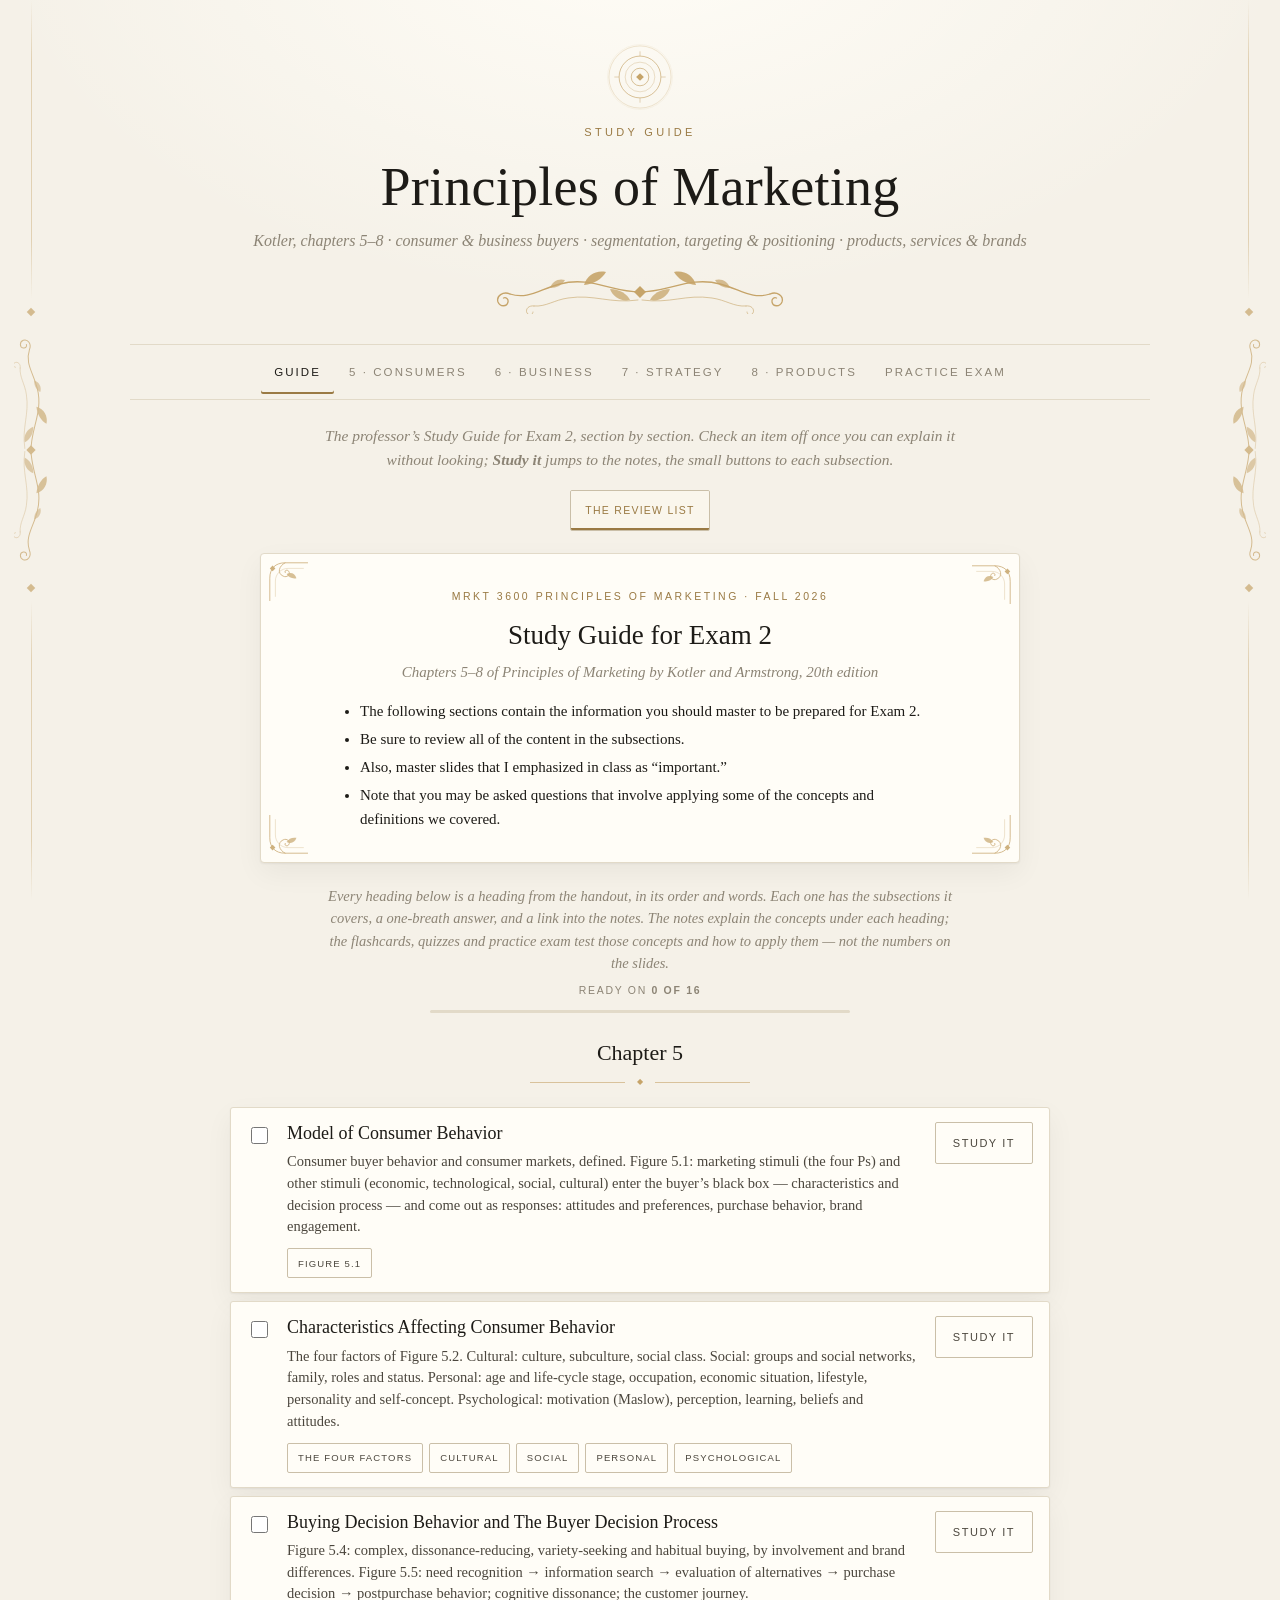
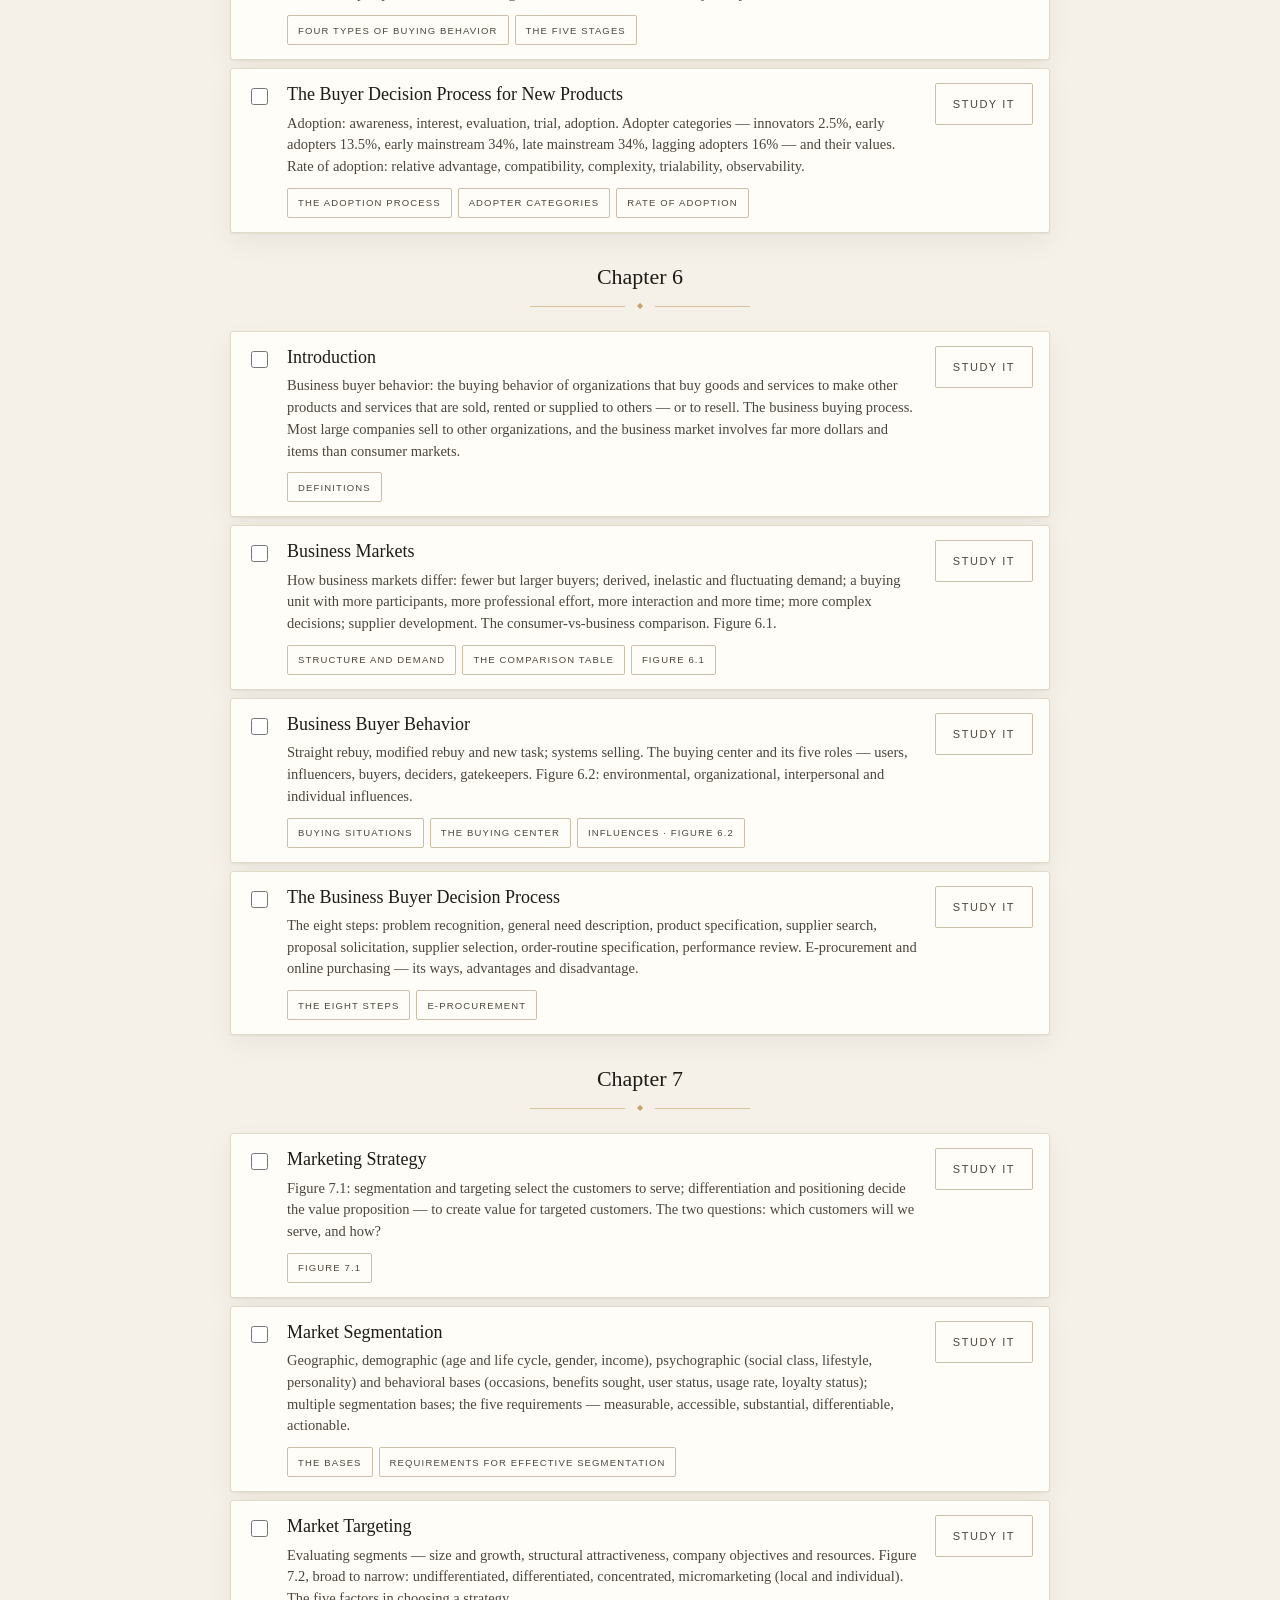
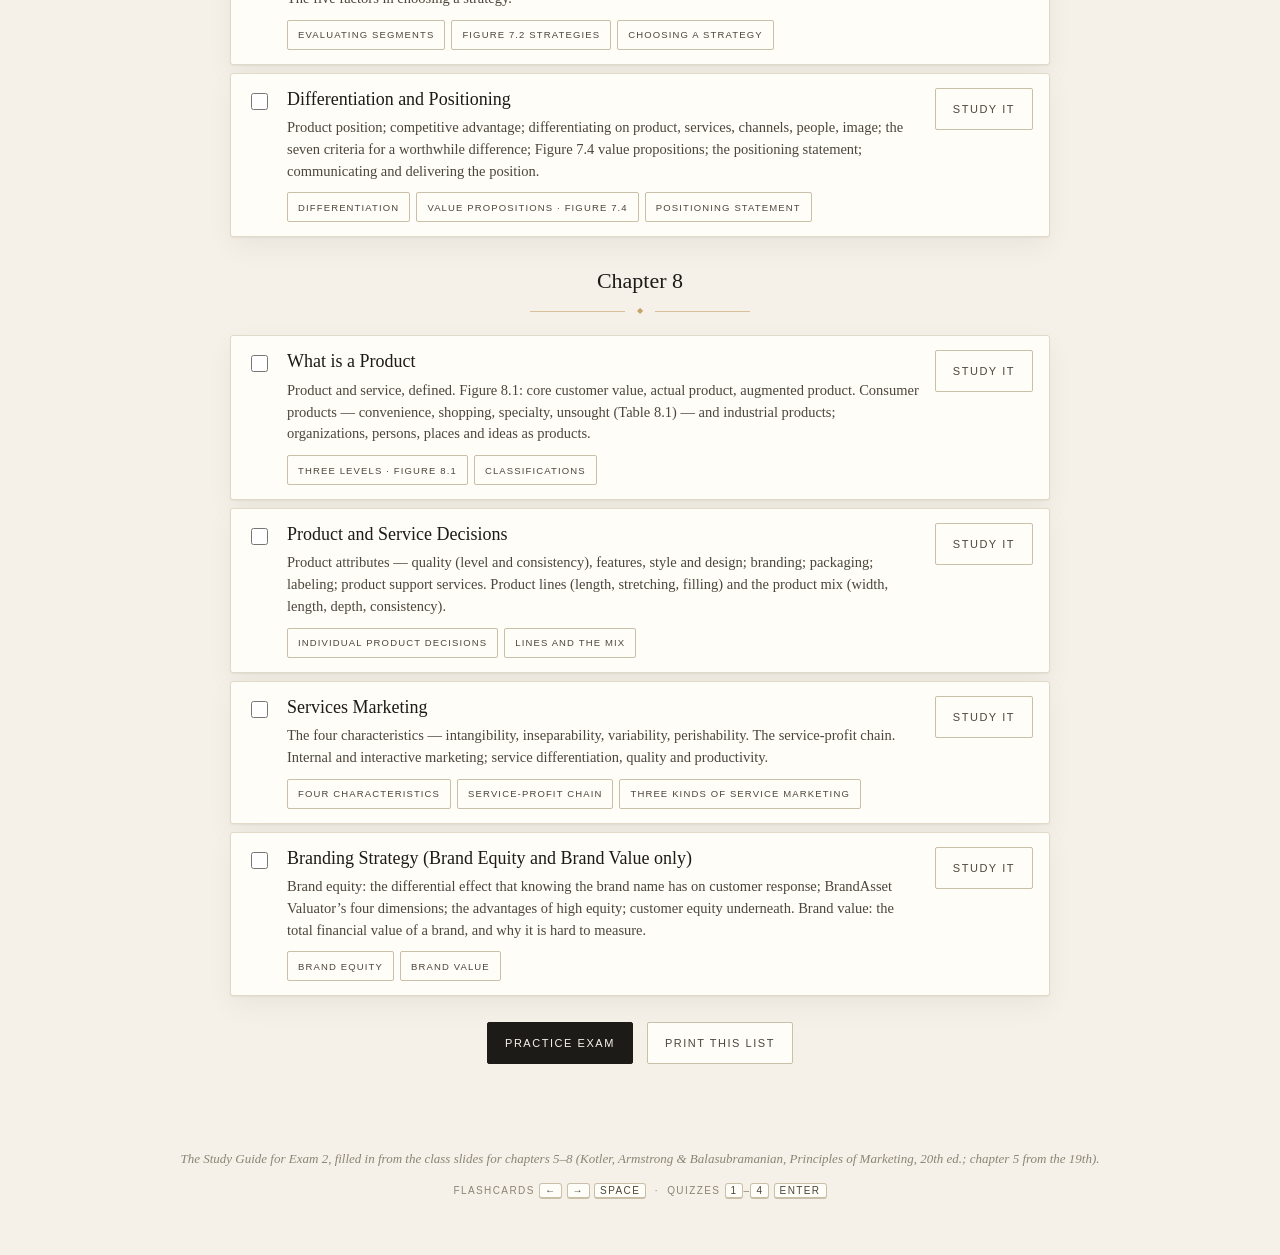
<file: index.html>
<!doctype html>
<html lang="en">
<head>
<meta charset="utf-8">
<meta name="viewport" content="width=device-width, initial-scale=1">
<title>Principles of Marketing &mdash; Study Guide</title>
<meta name="description" content="Study guide for Principles of Marketing (Kotler), chapters 5&ndash;8: consumer and business buyer behavior, segmentation, targeting and positioning, products, services and brands. Notes, flashcards, matching, quizzes and a practice exam.">
<meta name="theme-color" content="#f5f1e8">
<link rel="manifest" href="manifest.webmanifest">
<link rel="icon" type="image/png" href="icon.png">
<link rel="apple-touch-icon" href="icon.png">
<meta name="apple-mobile-web-app-capable" content="yes">
<meta name="mobile-web-app-capable" content="yes">
<meta name="apple-mobile-web-app-title" content="Marketing">
<meta name="apple-mobile-web-app-status-bar-style" content="default">
<meta property="og:type" content="website">
<meta property="og:site_name" content="Principles of Marketing &mdash; Study Guide">
<meta property="og:url" content="https://daniel-projectt.github.io/pom/">
<meta property="og:title" content="Principles of Marketing &mdash; Study Guide">
<meta property="og:description" content="Kotler chapters 5&ndash;8: consumers, business buyers, segmentation, targeting and positioning, products, services and brands. Notes, flashcards, match, quizzes and a practice exam.">
<meta property="og:image" content="https://daniel-projectt.github.io/pom/preview.png">
<meta property="og:image:width" content="1200">
<meta property="og:image:height" content="630">
<meta name="twitter:card" content="summary_large_image">
<style>
:root{
  --bg:#f5f1e8;
  --surface:#fffdf7;
  --surface-2:#faf6ec;
  --ink:#1d1b17;
  --ink-soft:#4b463d;
  --muted:#8c8475;
  --line:#e2dac8;
  --line-strong:#cabfa8;
  --gold:#9a7a44;
  --gold-soft:#c6a469;
  --ok:#3c6a51;
  --ok-bg:#e8f0ea;
  --bad:#9c3a2d;
  --bad-bg:#f8e7e4;
  --shadow:0 1px 2px rgba(29,27,23,.05), 0 10px 28px rgba(29,27,23,.05);
  --serif:"Palatino Linotype","Book Antiqua",Palatino,Cambria,"Times New Roman",serif;
  --greek:"Palatino Linotype",Cambria,"Times New Roman","Gentium Plus",serif;
  --sans:Optima,Candara,"Segoe UI",-apple-system,BlinkMacSystemFont,"Helvetica Neue",Arial,sans-serif;
}
*,*::before,*::after{box-sizing:border-box}
html{-webkit-text-size-adjust:100%}
body{
  margin:0;
  font-family:var(--serif);
  font-size:17px;line-height:1.6;
  color:var(--ink);
  background-color:var(--bg);
  background-image:radial-gradient(900px 520px at 50% -8%,#fffdf7 0%,rgba(255,253,247,0) 72%);
  background-attachment:fixed;
  -webkit-font-smoothing:antialiased;
}
.wrap{max-width:1060px;margin:0 auto;padding:0 20px;position:relative;z-index:1}
.gk{font-family:var(--greek)}

/* ---------- engraved side rails ---------- */
/* Slim by default (phones): a ruled margin with one diamond.
   Wider screens grow it into the flourish from the masthead, turned on its side. */
.rail{position:fixed;top:0;bottom:0;width:22px;display:none;flex-direction:column;align-items:center;justify-content:center;color:var(--gold-soft);pointer-events:none;z-index:0}
.rail.left{left:0}
.rail.right{right:0;transform:scaleX(-1)}
.rail .stem{flex:1 1 auto;width:1px;min-height:24px;background:linear-gradient(to bottom,transparent,currentColor 20%,currentColor 80%,transparent);opacity:.42}
.rail .bead{flex:0 0 auto;width:6px;height:6px;background:currentColor;transform:rotate(45deg);opacity:.7;margin:10px 0}
.rail .vine{display:none;flex:0 1 auto;width:34px;height:250px;min-height:120px;opacity:.7}
.rail .bead.bot{display:none}
@media (min-height:520px){ .rail{display:flex} }
@media (min-width:1180px) and (min-height:560px){
  .rail{width:62px}
  .rail .vine,.rail .bead.bot{display:block}
  .rail .vine{margin:0}
  .rail .vine{flex:0 1 auto}
}
@media (min-width:1380px){ .rail{width:84px} .rail .vine{width:46px;height:330px} }
@media (min-width:1600px){ .rail{width:104px} .rail .vine{width:56px;height:410px} }

/* ---------- masthead ---------- */
header{text-align:center;padding-block:44px 4px}
.eyebrow{font-family:var(--sans);font-size:11px;letter-spacing:.3em;text-transform:uppercase;color:var(--gold);margin:0 0 16px}
h1{font-weight:400;font-size:clamp(32px,6.2vw,54px);line-height:1.08;margin:0;letter-spacing:.005em}
.sub{margin:12px 0 0;color:var(--muted);font-style:italic;font-size:16px}
.orn{color:var(--gold-soft);display:block;margin:16px auto 0;width:min(320px,82%);height:auto}
.h2{font-weight:400;font-size:23px;text-align:center;margin:36px 0 6px;letter-spacing:.01em}
.h2 + .lead{margin-top:0}
.lead{text-align:center;font-style:italic;color:var(--muted);font-size:15px;max-width:640px;margin:0 auto 18px;line-height:1.55}
.divider{display:flex;align-items:center;gap:12px;justify-content:center;color:var(--gold-soft);margin:6px auto 18px;max-width:220px}
.divider::before,.divider::after{content:"";flex:1;height:1px;background:currentColor;opacity:.6}
.divider span{font-size:8px}

/* ---------- topics + modes ---------- */
.topics{display:flex;flex-wrap:wrap;justify-content:center;gap:2px;margin:26px 0 0;border-top:1px solid var(--line);border-bottom:1px solid var(--line);padding:5px 0}
.topic-btn{font-family:var(--sans);font-size:11.5px;letter-spacing:.18em;text-transform:uppercase;padding:13px 18px;background:none;border:0;color:var(--muted);cursor:pointer;border-radius:2px;transition:color .18s,box-shadow .18s;min-height:44px}
.topic-btn:hover{color:var(--ink)}
.topic-btn[aria-selected="true"]{color:var(--ink);box-shadow:inset 0 -2px 0 var(--gold)}
.intro{text-align:center;font-style:italic;color:var(--muted);margin:24px auto 0;max-width:640px;font-size:15.5px;line-height:1.55}
.modes{display:flex;justify-content:center;margin:18px 0 22px}
.hint{text-align:center;font-family:var(--sans);font-size:11px;letter-spacing:.08em;color:var(--muted);margin:-6px 0 18px;line-height:1.6}
.topic[hidden],.panel[hidden]{display:none}

/* ---------- generic controls ---------- */
.toolbar{display:flex;flex-wrap:wrap;gap:10px 14px;align-items:center;justify-content:center;margin:0 0 22px}
.toolbar.tight{margin:14px 0 0}
.btn{font-family:var(--sans);font-size:11px;letter-spacing:.14em;text-transform:uppercase;padding:11px 17px;min-height:42px;background:var(--surface);border:1px solid var(--line-strong);border-radius:2px;color:var(--ink-soft);cursor:pointer;transition:.18s}
.btn:hover{border-color:var(--gold);color:var(--gold)}
.btn.primary{background:var(--ink);border-color:var(--ink);color:#f7f3ea}
.btn.primary:hover{background:var(--gold);border-color:var(--gold);color:#fffdf7}
.btn:disabled{opacity:.4;cursor:not-allowed}
.seg{display:inline-flex;flex-wrap:wrap;border:1px solid var(--line-strong);border-radius:2px;overflow:hidden;background:var(--surface)}
.seg button{font-family:var(--sans);font-size:10.5px;letter-spacing:.12em;text-transform:uppercase;padding:10px 14px;min-height:40px;background:none;border:0;border-right:1px solid var(--line);color:var(--muted);cursor:pointer;transition:.18s}
.seg button:last-child{border-right:0}
.seg button[aria-pressed="true"]{background:var(--surface-2);color:var(--gold);box-shadow:inset 0 -2px 0 var(--gold)}
.seg button:hover{color:var(--ink)}
.label{font-family:var(--sans);font-size:10.5px;letter-spacing:.16em;text-transform:uppercase;color:var(--muted)}
button:focus-visible,.tile:focus-visible,.answer:focus-visible{outline:2px solid var(--gold);outline-offset:2px}
.spk{background:none;border:0;color:var(--line-strong);cursor:pointer;padding:6px;line-height:0;border-radius:50%;transition:.18s;vertical-align:middle}
.spk:hover{color:var(--gold);background:var(--surface-2)}

/* ---------- engraved bits ---------- */
.engraved{color:#fffdf5;-webkit-text-stroke:.6px rgba(150,118,64,.7);text-shadow:-1px -1px 0 #fff,2px 3px 5px rgba(96,78,48,.28)}
.card-corners{position:relative}
.card-corners .c{position:absolute;width:42px;height:42px;color:var(--gold-soft);opacity:.85;pointer-events:none}
.c.tl{top:6px;left:6px}.c.tr{top:6px;right:6px;transform:scaleX(-1)}.c.bl{bottom:6px;left:6px;transform:scaleY(-1)}.c.br{bottom:6px;right:6px;transform:scale(-1)}

/* ---------- review grid ---------- */
.grid{display:grid;grid-template-columns:repeat(auto-fill,minmax(184px,1fr));gap:14px}
.card{position:relative;background:var(--surface);border:1px solid var(--line);border-radius:3px;padding:20px 14px 16px;text-align:center;box-shadow:var(--shadow)}
.card.masked{cursor:pointer}
.card .num{position:absolute;top:9px;left:12px;font-family:var(--sans);font-size:10px;letter-spacing:.12em;color:var(--muted)}
.card .spk{position:absolute;top:5px;right:6px}
.glyphs{font-family:var(--greek);font-size:46px;line-height:1.15;letter-spacing:.04em}
.glyphs .lo,.lo{color:var(--gold)}
.name{font-family:var(--sans);font-size:11.5px;letter-spacing:.2em;text-transform:uppercase;margin-top:10px}
.tr{font-family:var(--sans);font-size:10.5px;letter-spacing:.1em;color:var(--muted);margin-top:3px}
.sound{font-style:italic;font-size:14.5px;color:var(--ink-soft);margin-top:7px;line-height:1.4}
.veil{filter:blur(9px);transition:filter .25s;user-select:none}
.veil.shown{filter:none}
.note{text-align:center;font-style:italic;color:var(--muted);font-size:14.5px;margin:22px auto 0;max-width:640px;line-height:1.55}

/* ---------- flashcards ---------- */
.flashWrap{max-width:470px;margin:0 auto}
.flash{perspective:1400px;height:350px;cursor:pointer}
.flashInner{position:relative;width:100%;height:100%;transition:transform .55s cubic-bezier(.4,.1,.2,1);transform-style:preserve-3d}
.flash.flipped .flashInner{transform:rotateY(180deg)}
.flash.noanim .flashInner{transition:none}   /* snap back to the front, so the next card's back never shows mid-turn */
.face{position:absolute;inset:0;backface-visibility:hidden;-webkit-backface-visibility:hidden;background:var(--surface);border:1px solid var(--line);border-radius:4px;box-shadow:var(--shadow);display:flex;flex-direction:column;align-items:center;justify-content:center;padding:28px 34px;overflow:auto;text-align:center}
.face.back{transform:rotateY(180deg);background:var(--surface-2)}
.face .big{font-family:var(--greek);font-size:clamp(66px,15vw,104px);line-height:1;letter-spacing:.03em}
.face .mid{font-family:var(--sans);font-size:clamp(22px,5.5vw,34px);letter-spacing:.14em;text-transform:uppercase}
.face .hint{font-family:var(--sans);font-size:10px;letter-spacing:.22em;text-transform:uppercase;color:var(--muted);margin:16px 0 0}
.face .bname{font-family:var(--sans);font-size:12.5px;letter-spacing:.22em;text-transform:uppercase;margin-top:12px}
.face .btr{font-family:var(--sans);font-size:10.5px;letter-spacing:.1em;color:var(--muted);margin-top:5px}
.face .bsound{font-style:italic;font-size:15px;margin-top:9px;color:var(--ink-soft);line-height:1.45}
.face .forms{font-family:var(--greek);font-size:21px;margin-top:10px;color:var(--gold);line-height:1.4}
.progress{height:2px;background:var(--line);margin:18px 0 10px;border-radius:2px;overflow:hidden}
.progress i{display:block;height:100%;background:var(--gold);transition:width .3s}
.counter{text-align:center;font-family:var(--sans);font-size:10.5px;letter-spacing:.18em;color:var(--muted);text-transform:uppercase;margin:0}

/* ---------- match ---------- */
.matchGrid{display:grid;grid-template-columns:1fr 1fr;gap:20px 26px;align-items:start}
.col h3{font-family:var(--sans);font-size:10.5px;letter-spacing:.2em;text-transform:uppercase;color:var(--muted);font-weight:400;margin:0 0 12px;text-align:center}
.tiles{display:grid;grid-template-columns:repeat(auto-fill,minmax(66px,1fr));gap:9px}
.tile{aspect-ratio:1;display:grid;place-items:center;font-family:var(--greek);font-size:31px;background:var(--surface);border:1px solid var(--line);border-radius:3px;cursor:pointer;color:var(--ink);transition:.16s;box-shadow:var(--shadow)}
.tile:hover{border-color:var(--gold-soft)}
.tiles.wide{grid-template-columns:repeat(auto-fill,minmax(126px,1fr))}
.tiles.wide .tile{aspect-ratio:auto;min-height:58px;padding:10px 8px;font-family:var(--sans);font-size:11.5px;letter-spacing:.14em;text-transform:uppercase;text-align:center;line-height:1.35}
.tiles.wide.sound .tile{font-family:var(--serif);font-size:14px;letter-spacing:0;text-transform:none;font-style:italic}
.tile.sel{border-color:var(--gold);box-shadow:0 0 0 2px rgba(154,122,68,.22)}
.tile.done{opacity:.3;pointer-events:none;border-style:dashed;color:var(--ok);border-color:var(--ok)}
.tile.bad{animation:shake .36s;border-color:var(--bad);color:var(--bad);background:var(--bad-bg)}
@keyframes shake{0%,100%{transform:translateX(0)}20%{transform:translateX(-5px)}40%{transform:translateX(5px)}60%{transform:translateX(-3px)}80%{transform:translateX(3px)}}
.scoreline{text-align:center;font-family:var(--sans);font-size:11px;letter-spacing:.16em;text-transform:uppercase;color:var(--muted);margin:0 0 18px}
.scoreline b{color:var(--ink);font-weight:400}
.banner{text-align:center;background:var(--ok-bg);border:1px solid #cbdcd0;color:var(--ok);border-radius:3px;padding:14px;margin:0 0 20px;font-style:italic}

/* ---------- quiz / practice ---------- */
.quizWrap{max-width:680px;margin:0 auto}
.dots{display:flex;flex-wrap:wrap;gap:6px;justify-content:center;margin-bottom:24px}
.dots i{width:7px;height:7px;border-radius:50%;background:var(--line-strong);transition:.2s}
.dots i.on{background:var(--gold);transform:scale(1.35)}
.dots i.ok{background:var(--ok)}
.dots i.no{background:var(--bad)}
.qcard{background:var(--surface);border:1px solid var(--line);border-radius:4px;box-shadow:var(--shadow);padding:34px 30px 30px}
.qnum{font-family:var(--sans);font-size:10px;letter-spacing:.24em;text-transform:uppercase;color:var(--gold);text-align:center}
.qtext{text-align:center;font-size:20px;margin:12px auto 0;line-height:1.45;max-width:520px}
.qglyph{font-family:var(--greek);text-align:center;font-size:82px;line-height:1.15;margin:12px 0 0;letter-spacing:.04em}
.qglyph.word{font-size:58px}
.qglyph.ink{color:var(--ink)}
.meaning{text-align:center;font-style:italic;color:var(--muted);margin:4px 0 16px}
.opts{display:grid;grid-template-columns:1fr 1fr;gap:11px;margin-top:24px}
.opt{position:relative;font-family:var(--serif);font-size:16.5px;background:var(--surface-2);border:1px solid var(--line);border-radius:3px;padding:16px 14px 14px;min-height:54px;cursor:pointer;color:var(--ink);transition:.16s;text-align:center;line-height:1.35}
.opt:hover:not(:disabled){border-color:var(--gold-soft);background:#fff}
.opt.glyph{font-family:var(--greek);font-size:36px;line-height:1.25;padding:14px 10px}
.opt .k{position:absolute;top:6px;left:9px;font-family:var(--sans);font-size:9.5px;letter-spacing:.1em;color:var(--muted);font-style:normal}
.opt.correct{background:var(--ok-bg);border-color:var(--ok);color:var(--ok)}
.opt.wrong{background:var(--bad-bg);border-color:var(--bad);color:var(--bad)}
.opt:disabled{cursor:default}
.feedback{text-align:center;margin-top:20px;font-style:italic;color:var(--ink-soft);min-height:26px;line-height:1.5}
.qfoot{display:flex;justify-content:center;margin-top:16px}
.answer{display:block;width:100%;font-family:var(--greek);font-size:24px;padding:12px 14px;border:1px solid var(--line-strong);border-radius:3px;background:#fff;text-align:center;color:var(--ink)}
.answer::placeholder{font-family:var(--serif);font-style:italic;font-size:16px;color:#b5ad9c}
.answer.ok{border-color:var(--ok);background:var(--ok-bg)}
.answer.bad{border-color:var(--bad);background:var(--bad-bg)}
.keys{display:flex;gap:8px;justify-content:center;margin-top:12px;flex-wrap:wrap}
.keys .ins{font-family:var(--greek);font-size:18px;text-transform:none;letter-spacing:0;padding:8px 16px}
.rh{margin-top:16px;text-align:left;background:var(--surface-2);border:1px solid var(--line);border-radius:3px;padding:12px 16px}
.rh ul{margin:6px 0 0;padding-left:18px;font-size:14.5px;color:var(--ink-soft)}
.rh li{margin:4px 0;line-height:1.45}
.result{text-align:center;background:var(--surface);border:1px solid var(--line);border-radius:4px;box-shadow:var(--shadow);padding:40px 26px 34px}
.result .big{font-size:60px;line-height:1;color:var(--gold)}
.result .rsub{font-family:var(--sans);font-size:11px;letter-spacing:.2em;text-transform:uppercase;color:var(--muted);margin-top:12px}
.result .verdict{font-style:italic;color:var(--ink-soft);margin-top:14px}
.misslist{margin:26px auto 0;max-width:470px;text-align:left;border-top:1px solid var(--line)}
.misslist > div{display:flex;gap:14px;align-items:baseline;padding:10px 2px;border-bottom:1px solid var(--line)}
.misslist .g{font-family:var(--greek);font-size:24px;min-width:74px;letter-spacing:.03em}
.misslist .t{font-size:14.5px;color:var(--ink-soft);font-style:italic;line-height:1.45}
.misslist .t b{font-family:var(--sans);font-size:11px;letter-spacing:.16em;text-transform:uppercase;font-weight:400;color:var(--ink);display:block;font-style:normal}

/* ---------- tables, rule cards, chips ---------- */
.tblwrap{overflow-x:auto;margin:0 -4px;padding:0 4px}
.tbl{width:100%;min-width:560px;border-collapse:collapse;background:var(--surface);border:1px solid var(--line);box-shadow:var(--shadow)}
.tbl th{font-family:var(--sans);font-size:10.5px;letter-spacing:.18em;text-transform:uppercase;color:var(--muted);font-weight:400;padding:12px 12px;border-bottom:1px solid var(--line);text-align:left;white-space:nowrap}
.tbl td{padding:12px;border-bottom:1px solid var(--line);vertical-align:top;font-size:15.5px;line-height:1.5}
.tbl tr:last-child td{border-bottom:0}
.tbl .gk{font-size:27px;line-height:1.2;white-space:nowrap}
.tbl .gk.sm{font-size:21px}
.tbl .gk.forms{white-space:normal;line-height:1.5}
.tbl .gk.forms i{font-style:normal;display:inline-block;min-width:1.9em}
.tbl .it{font-style:italic;color:var(--ink-soft)}
.tbl .mn{font-size:14.5px;color:var(--ink-soft);max-width:300px}
.tbl .kw{font-family:var(--sans);font-size:12px;letter-spacing:.06em;color:var(--gold)}
.tbl .cs{font-family:var(--sans);font-size:11.5px;letter-spacing:.18em;text-transform:uppercase;white-space:nowrap}
.rules{display:grid;grid-template-columns:repeat(auto-fit,minmax(270px,1fr));gap:14px}
.rule{background:var(--surface);border:1px solid var(--line);border-radius:3px;padding:18px 20px;box-shadow:var(--shadow)}
.rule h4{font-family:var(--sans);font-size:10.5px;letter-spacing:.2em;text-transform:uppercase;color:var(--gold);margin:0 0 8px;font-weight:400}
.rule p{margin:0;font-size:15px;line-height:1.5}
.rule .ex{font-style:italic;color:var(--muted);font-size:14.5px;margin-top:6px;line-height:1.55}
.rule .ex .gk{font-style:normal;color:var(--ink);font-size:17px}
.chips{display:flex;flex-wrap:wrap;gap:8px;justify-content:center}
.chip{background:var(--surface);border:1px solid var(--line);border-radius:3px;padding:8px 13px;font-size:14.5px;color:var(--ink-soft);box-shadow:var(--shadow)}
.chip .gk{font-size:21px;color:var(--ink);margin-right:8px}
.chip .tl{font-family:var(--sans);letter-spacing:.06em;color:var(--gold);margin-right:6px}
.chip .gk .lo{color:var(--gold)}

/* ---------- vocabulary ---------- */
.tbl .rk{font-family:var(--sans);font-size:10.5px;letter-spacing:.12em;color:var(--muted);width:1%;padding-top:17px}
.tbl.vocab .kw,.tbl.vocab .it,.tbl.vocab .mn{padding-top:16px}
#vListSeg button{min-width:42px}
.tbl tr.masked{cursor:pointer}
.face .big.vword{font-size:clamp(42px,10.5vw,66px);line-height:1.15}
.face .mid.vmean{font-size:clamp(19px,4.6vw,27px);line-height:1.35}
.face .bname.vgloss{font-size:14px;line-height:1.5}
.tiles.words,.tiles.glosses,.tiles.translits{grid-template-columns:repeat(auto-fill,minmax(128px,1fr))}
.tiles.words .tile,.tiles.glosses .tile,.tiles.translits .tile{aspect-ratio:auto;min-height:60px;padding:10px 8px;text-align:center;line-height:1.3}
.tiles.words .tile{font-family:var(--greek);font-size:23px}
.tiles.glosses .tile{font-family:var(--serif);font-size:14.5px;font-style:italic}
.tiles.translits .tile{font-family:var(--sans);font-size:14px;letter-spacing:.06em}

footer{text-align:center;padding:46px 20px 56px;color:var(--muted);font-size:13px;font-style:italic}
footer .keys{font-family:var(--sans);font-size:10px;letter-spacing:.14em;text-transform:uppercase;font-style:normal;margin-top:12px;color:var(--muted);display:block}
kbd{font-family:var(--sans);font-size:10px;border:1px solid var(--line-strong);border-bottom-width:2px;border-radius:3px;padding:1px 5px;background:var(--surface);color:var(--ink-soft)}

/* below this width the page fills the screen, so make room for the rails */
@media (max-width:1100px){ .wrap{padding:0 34px} }
@media (max-width:640px){
  body{font-size:16px}
  .matchGrid{grid-template-columns:1fr;gap:26px}
  .opts{grid-template-columns:1fr}
  .grid{grid-template-columns:repeat(auto-fill,minmax(146px,1fr))}
  .flash{height:330px}
  .qcard{padding:30px 18px 24px}
  .card-corners .c{width:32px;height:32px}
  .topic-btn{padding:12px 12px;font-size:11px}
}
@media print{
  body{background:#fff;background-image:none}
  .topics,.modes,.toolbar,.spk,footer,.orn,.hint,.intro,.rail{display:none!important}
  .wrap{padding:0}
  .card{break-inside:avoid;box-shadow:none}
  .grid{grid-template-columns:repeat(4,1fr);gap:8px}
  .veil{filter:none!important}
  header{padding-block:0 10px}
}

/* ================= additions for the marketing study guide (on top of the Greek base) ================= */
.emblem{display:block;width:66px;height:66px;margin:0 auto 14px;color:var(--gold-soft)}
.topic-btn{padding:13px 13px}
.ask{text-align:center;font-style:italic;color:var(--muted);font-size:14.5px;margin:14px auto 0;max-width:620px;line-height:1.5}
.knowline{text-align:center;margin:0 0 12px}
.know{display:inline-block;font-family:var(--sans);font-size:9.5px;letter-spacing:.2em;text-transform:uppercase;color:var(--gold);border:1px solid var(--gold-soft);border-radius:2px;padding:3px 9px;background:var(--surface)}
.src{display:block;font-family:var(--sans);font-size:10.5px;letter-spacing:.1em;color:var(--muted);margin-top:4px}

/* tables */
.tbl td.head{font-family:var(--sans);font-size:11.5px;letter-spacing:.16em;text-transform:uppercase;color:var(--gold);white-space:nowrap;vertical-align:top}
.tbl td ul{margin:0;padding-left:16px}
.tbl td li{margin:3px 0}
.tbl .sm{font-size:14px}
.tbl.n0{min-width:0}
.tbl td.num{font-variant-numeric:tabular-nums;white-space:nowrap;text-align:right}

/* 2 x 2 grids (buying behavior, value propositions) */
.matrix{display:grid;grid-template-columns:26px 1fr 1fr;gap:10px;margin:16px 0 4px;align-items:stretch}
.mx-h{font-family:var(--sans);font-size:10.5px;letter-spacing:.18em;text-transform:uppercase;color:var(--gold);text-align:center;padding-bottom:2px;align-self:end}
.mx-v{font-family:var(--sans);font-size:10.5px;letter-spacing:.18em;text-transform:uppercase;color:var(--gold);writing-mode:vertical-rl;transform:rotate(180deg);text-align:center;align-self:center;justify-self:center}
.mx-c{background:var(--surface);border:1px solid var(--line);border-radius:3px;padding:14px 16px;font-size:14.5px;line-height:1.5;box-shadow:var(--shadow)}
.mx-c h4{font-family:var(--serif);font-weight:400;font-size:19px;margin:0 0 6px}
.mx-c i{display:block;color:var(--muted);margin-top:6px}
.mx-c .lab{display:none}
@media (max-width:640px){ .matrix{grid-template-columns:1fr} .mx-h,.mx-v,.mx-corner{display:none} .mx-c .lab{display:block;font-family:var(--sans);font-size:9.5px;letter-spacing:.16em;text-transform:uppercase;color:var(--gold);margin:0 0 6px} }
.vp{display:grid;grid-template-columns:26px repeat(3,1fr);gap:8px;margin:14px 0 6px}
.vp .mx-h{align-self:end}
.vp .cell{border:1px solid var(--line);border-radius:3px;padding:12px 10px;text-align:center;font-family:var(--serif);font-size:15px;line-height:1.35;background:var(--surface)}
.vp .cell.win{background:var(--ok-bg);border-color:#cbdcd0;color:var(--ok)}
.vp .cell.lose{background:var(--bad-bg);border-color:#e8c9c4;color:var(--bad)}
.vp .cell.meh{background:var(--surface-2);color:var(--muted)}
.vp .cell small{display:block;font-family:var(--sans);font-size:9.5px;letter-spacing:.14em;text-transform:uppercase;margin-top:4px;opacity:.8}
@media (max-width:640px){ .vp{grid-template-columns:repeat(3,1fr)} .vp .mx-v,.vp .mx-corner{display:none} }

/* steps / flows */
.flow{display:flex;flex-wrap:wrap;gap:8px;align-items:stretch;margin:12px 0}
.flow .step{flex:1 1 220px;background:var(--surface);border:1px solid var(--line);border-radius:3px;padding:10px 12px;font-size:14px;line-height:1.4;box-shadow:var(--shadow);position:relative}
.flow .step > b:first-child{display:block;font-family:var(--sans);font-weight:400;font-size:9.5px;letter-spacing:.18em;text-transform:uppercase;color:var(--gold);margin-bottom:4px}
@media (max-width:640px){ .flow .step{flex-basis:100%} }
.levels{display:grid;gap:8px;margin:12px 0}
.levels .lv{display:grid;grid-template-columns:150px 1fr;gap:14px;background:var(--surface);border:1px solid var(--line);border-radius:3px;padding:12px 14px;box-shadow:var(--shadow);font-size:14.5px;line-height:1.5}
.levels .lv > b:first-child{font-family:var(--serif);font-weight:400;font-size:17px}
@media (max-width:640px){ .levels .lv{grid-template-columns:1fr;gap:4px} }

/* notes */
.secnav{display:flex;flex-wrap:wrap;gap:6px;justify-content:center;margin:0 0 22px}
.secnav a{font-family:var(--sans);font-size:10.5px;letter-spacing:.14em;text-transform:uppercase;color:var(--muted);text-decoration:none;padding:7px 11px;border:1px solid var(--line);border-radius:2px;background:var(--surface)}
.secnav a:hover{color:var(--gold);border-color:var(--gold-soft)}
.note-sec{max-width:760px;margin:0 auto 34px}
.note-sec h2{font-family:var(--serif);font-weight:400;font-size:24px;text-align:center;margin:0 0 4px}
.note-sec h3{font-family:var(--sans);font-weight:400;font-size:11px;letter-spacing:.2em;text-transform:uppercase;color:var(--gold);margin:22px 0 8px}
.note-sec p{margin:0 0 8px;font-size:15.5px;line-height:1.6}
.note-sec ul,.note-sec ol{margin:4px 0 10px;padding-left:20px;font-size:15px;line-height:1.55;color:var(--ink)}
.note-sec li{margin:4px 0}
.note-sec .chips{margin:8px 0 12px}
.quote{margin:12px 0;padding:12px 16px;border-left:2px solid var(--gold-soft);background:var(--surface);font-size:14.5px;line-height:1.55;color:var(--ink-soft);font-style:italic}
.quote small{display:block;font-family:var(--sans);font-size:10.5px;letter-spacing:.08em;color:var(--muted);font-style:normal;margin-top:5px}
.boxrow{display:grid;grid-template-columns:1fr 1fr;gap:14px;margin:12px 0}
.boxrow.four{grid-template-columns:repeat(4,1fr)}
.box{background:var(--surface);border:1px solid var(--line);border-radius:3px;padding:14px 16px;box-shadow:var(--shadow)}
.box h4{font-family:var(--sans);font-weight:400;font-size:10.5px;letter-spacing:.2em;text-transform:uppercase;color:var(--gold);margin:0 0 8px}
.box ul{margin:0;padding-left:18px;font-size:14.5px}
.box p{margin:0 0 8px;font-size:14.5px;line-height:1.5}
.point{border-left:2px solid var(--gold-soft);background:var(--surface);padding:12px 18px 12px 20px;margin:0 0 20px}
.point > b{font-family:var(--sans);font-weight:400;font-size:10px;letter-spacing:.18em;text-transform:uppercase;color:var(--gold);display:block;margin-bottom:6px}
.point p{margin:0;font-size:15.5px;line-height:1.65}
.point p.able{margin-top:8px;font-size:14.5px;color:var(--ink-soft)}
.point p.able b{font-family:var(--sans);font-weight:400;font-size:10px;letter-spacing:.16em;text-transform:uppercase;color:var(--gold);margin-right:6px}
.exam-tip{background:var(--surface-2);border:1px solid var(--line);border-radius:3px;padding:12px 16px;margin:14px 0;font-size:14.5px;line-height:1.55}
.exam-tip b{font-family:var(--sans);font-weight:400;font-size:10px;letter-spacing:.18em;text-transform:uppercase;color:var(--gold);display:block;margin-bottom:4px}
.case{background:var(--surface);border:1px solid var(--line);border-radius:3px;padding:14px 16px;margin:12px 0;box-shadow:var(--shadow);font-size:14.5px;line-height:1.55}
.case b.t{font-family:var(--serif);font-weight:400;font-size:17px;display:block;margin-bottom:4px}
@media (max-width:900px){ .boxrow.four{grid-template-columns:1fr 1fr} }
@media (max-width:640px){ .boxrow,.boxrow.four{grid-template-columns:1fr} }

/* quiz extras */
.opt.tf{font-family:var(--sans);font-size:12px;letter-spacing:.16em;text-transform:uppercase}
.opts.two{grid-template-columns:1fr 1fr}
.qtag{display:inline-block;font-family:var(--sans);font-size:9.5px;letter-spacing:.16em;text-transform:uppercase;color:var(--gold);border:1px solid var(--gold-soft);border-radius:2px;padding:2px 7px;margin:0 2px 8px}
.qtag.sec{font-family:var(--serif);font-size:13px;letter-spacing:0;text-transform:none;color:var(--ink-soft);border-color:var(--line-strong);font-style:italic}
.secch{display:block;font-family:var(--sans);font-size:9.5px;letter-spacing:.16em;text-transform:uppercase;color:var(--gold)}
.qtag.tier{font-family:var(--sans);font-size:9.5px;letter-spacing:.14em;text-transform:uppercase;font-style:normal}
.qtag.tier.t2{color:var(--ink);border-color:var(--gold);background:var(--surface-2)}
.qtag.tier.t1{color:var(--muted);border-color:var(--line-strong)}
.qtag.tier.t0{color:var(--ink);border-style:dashed;border-color:var(--gold)}
.tsub{display:block;font-family:var(--serif);font-style:italic;font-size:13.5px;color:var(--muted);margin-top:2px;line-height:1.45}
.setnote{max-width:560px;margin:18px auto 0;font-size:14px;line-height:1.55;color:var(--muted);font-style:italic;text-align:center}
.fifty{margin:22px auto 0;max-width:560px;text-align:center}
.fifty .btn{font-size:12px;padding:12px 26px}
.fifty p{max-width:520px;margin:12px auto 0;font-size:14px;line-height:1.55;color:var(--muted);font-style:italic}
.orline{margin:26px auto 4px;font-family:var(--sans);font-size:10px;letter-spacing:.2em;text-transform:uppercase;color:var(--muted);text-align:center}
.setup{max-width:600px;margin:0 auto;text-align:center}
.setup .row{margin:12px 0}
.misslist .g{font-family:var(--serif);font-size:15px;min-width:0;flex:1;letter-spacing:0}
.misslist > div{flex-direction:column;gap:4px}
.misslist .t{font-style:normal}
.misslist .t b{display:inline;font-family:inherit;font-size:inherit;letter-spacing:0;text-transform:none;font-weight:600;color:var(--ink)}

/* text tiles for Match */
.tiles.text{grid-template-columns:1fr;gap:8px}
.tiles.text .tile{aspect-ratio:auto;display:block;min-height:48px;padding:11px 14px;font-family:var(--serif);font-size:15px;line-height:1.4;text-align:left}
.tiles.text.names .tile{font-size:16.5px}
.flash{height:420px}
.face .bsound{font-size:15px;line-height:1.55}
@media (max-width:640px){ .flash{height:440px} }

/* subsections inside a study-guide section */
.note-sec h3.sub{font-family:var(--serif);font-weight:400;font-style:italic;font-size:20px;letter-spacing:0;text-transform:none;color:var(--ink);margin:30px 0 10px;padding-top:16px;border-top:1px solid var(--line)}
.note-sec .divider + h3.sub{margin-top:0;padding-top:0;border-top:0}

/* guide: the handout */
.handout{max-width:760px;margin:0 auto 18px;background:var(--surface);border:1px solid var(--line);border-radius:4px;box-shadow:var(--shadow);padding:34px 40px 26px;text-align:center}
.handout .hcourse{font-family:var(--sans);font-size:10.5px;letter-spacing:.24em;text-transform:uppercase;color:var(--gold)}
.handout h2{font-family:var(--serif);font-weight:400;font-size:27px;margin:10px 0 2px}
.handout .hscope{font-style:italic;color:var(--muted);margin:0 0 16px;font-size:15px}
.handout .hrules{text-align:left;margin:0 auto;padding-left:20px;max-width:600px;font-size:15px;line-height:1.55}
.handout .hrules li{margin:5px 0}
.gsub{display:flex;flex-wrap:wrap;gap:6px;margin-top:10px}
.gsub .btn{padding:6px 10px;min-height:30px;font-size:9.5px;letter-spacing:.12em}
@media (max-width:640px){ .handout{padding:24px 20px 20px} }
.gprog{max-width:820px;margin:0 auto 22px;text-align:center}
.gprog .count{font-family:var(--sans);font-size:10.5px;letter-spacing:.16em;text-transform:uppercase;color:var(--muted)}
.gprog .bar{height:3px;background:var(--line);margin:8px auto 0;max-width:420px;overflow:hidden;border-radius:2px}
.gprog .bar i{display:block;height:100%;background:var(--gold);transition:width .3s}
.gsec{max-width:820px;margin:0 auto 26px}
.gsec h2{font-family:var(--serif);font-weight:400;font-size:22px;text-align:center;margin:0 0 4px}
.gsec .obj{margin:0 0 14px;padding-left:20px;font-size:14.5px;line-height:1.5;color:var(--ink-soft)}
.gsec .obj li{margin:3px 0}
.gitem{display:grid;grid-template-columns:auto 1fr auto;gap:12px 16px;align-items:start;background:var(--surface);border:1px solid var(--line);border-radius:3px;padding:14px 16px;margin:0 0 8px;box-shadow:var(--shadow)}
.gitem input{margin-top:5px;width:17px;height:17px;accent-color:var(--gold);cursor:pointer}
.gitem .gt{font-family:var(--serif);font-size:18px;line-height:1.3}
.gitem .gt .nb{font-family:var(--sans);font-size:9.5px;letter-spacing:.16em;text-transform:uppercase;color:var(--gold);border:1px solid var(--gold-soft);border-radius:2px;padding:1px 6px;margin-left:8px;vertical-align:middle}
.gitem .gs{font-size:14.5px;color:var(--ink-soft);margin-top:6px;line-height:1.5}
.gitem.ok{background:var(--surface-2)}
.gitem.ok .gt{color:var(--muted)}
.gitem .btn{white-space:nowrap}
.flashhit{outline:2px solid var(--gold);outline-offset:3px;transition:outline-color 1.2s}
@media (max-width:640px){ .gtop{grid-template-columns:1fr} .gitem{grid-template-columns:auto 1fr} .gitem .btn{grid-column:2;justify-self:start} }

@media print{
  .secnav,.gitem .btn,.gitem input,.gprog .bar,.emblem{display:none!important}
  .gitem{grid-template-columns:1fr;box-shadow:none;break-inside:avoid;padding:8px 10px}
  .gitem.ok{background:none}
}

/* when an option bar wraps on a phone, every row fills the width, so nothing hangs off to the left */
.seg{justify-content:center}
.seg button{flex:1 1 auto;border-bottom:1px solid var(--line);margin-bottom:-1px}
</style>
</head>
<body>
<svg width="0" height="0" style="position:absolute;width:0;height:0" aria-hidden="true" focusable="false">
  <symbol id="flourish" viewBox="0 0 320 44">
    <g id="flh" fill="none" stroke="currentColor" stroke-width="1.3" stroke-linecap="round">
      <path d="M160 22 C132 22 110 6 80 14 C60 19 48 30 30 24"/>
      <path d="M30 24 c-7-3-14 2-12 8 c2 5 9 5 10 0 c0.6-3-2-5-4.5-4"/>
      <path d="M158 30 C130 34 114 24 88 28 C74 30 66 37 54 36" stroke-width=".8" opacity=".75"/>
      <path d="M54 36 c-5-1-9 3-7 7 c2 3 6 2 6-1" stroke-width=".8" opacity=".75"/>
      <path d="M104 15 c3-10 12-15 22-13 c-4 7-12 12-22 13z" fill="currentColor" stroke="none" opacity=".9"/>
      <path d="M130 19 c3 8 11 13 20 11 c-3-6-10-11-20-11z" fill="currentColor" stroke="none" opacity=".75"/>
      <path d="M70 18 c2-7 9-10 15-8 c-3 5-8 8-15 8z" fill="currentColor" stroke="none" opacity=".7"/>
    </g>
    <use href="#flh" transform="matrix(-1 0 0 1 320 0)"/>
    <path d="M160 16 l6 6-6 6-6-6z" fill="currentColor"/>
  </symbol>
  <symbol id="corner" viewBox="0 0 60 60">
    <g fill="none" stroke="currentColor" stroke-width="1.2" stroke-linecap="round">
      <path d="M4 58 V26 C4 12 12 4 26 4 H58"/>
      <path d="M12 52 V30 C12 20 20 12 30 12 H52" stroke-width=".7" opacity=".7"/>
      <path d="M26 4 c-9 4-12 15-3 19 c6 3 11-3 8-7 c-2-3-7-1-5 2"/>
    </g>
    <path d="M28 20 c6-3 12-1 14 6 c-6 1-11-1-14-6z" fill="currentColor" opacity=".8"/>
    <path d="M8 8 l4 4-4 4-4-4z" fill="currentColor"/>
  </symbol>
  <!-- masthead seal: a target, for a course whose center is segmentation, targeting and positioning -->
  <symbol id="emblem" viewBox="0 0 120 120">
    <circle cx="60" cy="60" r="56.5" fill="none" stroke="currentColor" stroke-width=".9" opacity=".55"/>
    <circle cx="60" cy="60" r="59" fill="none" stroke="currentColor" stroke-width=".5" opacity=".35"/>
    <circle cx="60" cy="60" r="38" fill="none" stroke="currentColor" stroke-width="1.2"/>
    <circle cx="60" cy="60" r="27" fill="none" stroke="currentColor" stroke-width=".8" opacity=".75"/>
    <circle cx="60" cy="60" r="16" fill="none" stroke="currentColor" stroke-width="1.2"/>
    <g stroke="currentColor" stroke-width="1" stroke-linecap="round" opacity=".8"><path d="M60 14v7M60 99v7M14 60h7M99 60h7"/></g>
    <path d="M60 53 l7 7-7 7-7-7z" fill="currentColor"/>
  </symbol>
</svg>

<div class="rail left" aria-hidden="true">
  <span class="stem"></span>
  <span class="bead top"></span>
  <svg class="vine" viewBox="0 0 44 320" aria-hidden="true"><g transform="translate(44,0) rotate(90)"><use href="#flourish" width="320" height="44"/></g></svg>
  <span class="bead bot"></span>
  <span class="stem"></span>
</div>
<div class="rail right" aria-hidden="true">
  <span class="stem"></span>
  <span class="bead top"></span>
  <svg class="vine" viewBox="0 0 44 320" aria-hidden="true"><g transform="translate(44,0) rotate(90)"><use href="#flourish" width="320" height="44"/></g></svg>
  <span class="bead bot"></span>
  <span class="stem"></span>
</div>

<div class="wrap">

  <header>
    <svg class="emblem" viewBox="0 0 120 120" aria-hidden="true"><use href="#emblem"/></svg>
    <p class="eyebrow">Study Guide</p>
    <h1>Principles of Marketing</h1>
    <p class="sub">Kotler, chapters 5&ndash;8 &middot; consumer &amp; business buyers &middot; segmentation, targeting &amp; positioning &middot; products, services &amp; brands</p>
    <svg class="orn" viewBox="0 0 320 44" aria-hidden="true"><use href="#flourish"/></svg>
  </header>

  <nav class="topics" role="tablist" aria-label="Topics">
    <button class="topic-btn" role="tab" data-topic="guide" aria-selected="true">Guide</button>
    <button class="topic-btn" role="tab" data-topic="c5"    aria-selected="false">5 &middot; Consumers</button>
    <button class="topic-btn" role="tab" data-topic="c6"    aria-selected="false">6 &middot; Business</button>
    <button class="topic-btn" role="tab" data-topic="c7"    aria-selected="false">7 &middot; Strategy</button>
    <button class="topic-btn" role="tab" data-topic="c8"    aria-selected="false">8 &middot; Products</button>
    <button class="topic-btn" role="tab" data-topic="exam"  aria-selected="false">Practice Exam</button>
  </nav>

  <main>

    <!-- ================= GUIDE ================= -->
    <section class="topic" id="topic-guide">
      <p class="intro">The professor&rsquo;s Study Guide for Exam 2, section by section. Check an item off once you can explain it without looking; <b>Study it</b> jumps to the notes, the small buttons to each subsection.</p>
      <div class="modes"><div class="seg" data-modes="guide">
        <button type="button" data-mode="overview" aria-pressed="true">The review list</button>
      </div></div>
      <div class="panel" data-panel="guide/overview"><div id="guideRoot"></div></div>
    </section>

    <!-- ================= CHAPTER 5 ================= -->
    <section class="topic" id="topic-c5" hidden>
      <p class="intro">Chapter 5, Consumer Markets and Buyer Behavior: the model of buyer behavior, the four factors that shape it, the four types of buying decisions, the five-stage decision process, and how new products get adopted.</p>
      <div class="modes"><div class="seg" data-modes="c5">
        <button type="button" data-mode="notes" aria-pressed="true">Notes</button>
        <button type="button" data-mode="cards" aria-pressed="false">Flashcards</button>
        <button type="button" data-mode="match" aria-pressed="false">Match</button>
        <button type="button" data-mode="quiz" aria-pressed="false">Quiz</button>
      </div></div>
      <div class="panel" data-panel="c5/notes"><div id="c5Notes"></div></div>
      <div class="panel" data-panel="c5/cards" hidden>
        <p class="hint">Front: the term. Back: what it means. Space flips, arrows move.</p>
        <div class="toolbar"><span class="label">Deck</span><div class="seg" data-decks="c5"></div><button class="btn" type="button" data-shuffle="c5">Shuffle deck</button></div>
        <div id="c5Cards"></div>
      </div>
      <div class="panel" data-panel="c5/match" hidden><p class="hint">Tap a term, then the line that defines it.</p><div id="c5Match"></div></div>
      <div class="panel" data-panel="c5/quiz" hidden><p class="hint">Multiple choice, true/false and application questions. Keys <kbd>1</kbd>&ndash;<kbd>4</kbd> answer, <kbd>Enter</kbd> moves on.</p><div id="c5Quiz"></div></div>
    </section>

    <!-- ================= CHAPTER 6 ================= -->
    <section class="topic" id="topic-c6" hidden>
      <p class="intro">Chapter 6, Business Markets and Business Buyer Behavior: how business markets differ from consumer markets, the three buying situations, the buying center, what influences business buyers, and the eight-step process.</p>
      <div class="modes"><div class="seg" data-modes="c6">
        <button type="button" data-mode="notes" aria-pressed="true">Notes</button>
        <button type="button" data-mode="cards" aria-pressed="false">Flashcards</button>
        <button type="button" data-mode="match" aria-pressed="false">Match</button>
        <button type="button" data-mode="quiz" aria-pressed="false">Quiz</button>
      </div></div>
      <div class="panel" data-panel="c6/notes"><div id="c6Notes"></div></div>
      <div class="panel" data-panel="c6/cards" hidden>
        <div class="toolbar"><span class="label">Deck</span><div class="seg" data-decks="c6"></div><button class="btn" type="button" data-shuffle="c6">Shuffle deck</button></div>
        <div id="c6Cards"></div>
      </div>
      <div class="panel" data-panel="c6/match" hidden><div id="c6Match"></div></div>
      <div class="panel" data-panel="c6/quiz" hidden><div id="c6Quiz"></div></div>
    </section>

    <!-- ================= CHAPTER 7 ================= -->
    <section class="topic" id="topic-c7" hidden>
      <p class="intro">Chapter 7, Customer Value&ndash;Driven Marketing Strategy: segmentation, targeting, differentiation and positioning &mdash; the bases for segmenting, what makes a segment worth serving, the four targeting strategies, and how a brand earns a position.</p>
      <div class="modes"><div class="seg" data-modes="c7">
        <button type="button" data-mode="notes" aria-pressed="true">Notes</button>
        <button type="button" data-mode="cards" aria-pressed="false">Flashcards</button>
        <button type="button" data-mode="match" aria-pressed="false">Match</button>
        <button type="button" data-mode="quiz" aria-pressed="false">Quiz</button>
      </div></div>
      <div class="panel" data-panel="c7/notes"><div id="c7Notes"></div></div>
      <div class="panel" data-panel="c7/cards" hidden>
        <div class="toolbar"><span class="label">Deck</span><div class="seg" data-decks="c7"></div><button class="btn" type="button" data-shuffle="c7">Shuffle deck</button></div>
        <div id="c7Cards"></div>
      </div>
      <div class="panel" data-panel="c7/match" hidden><div id="c7Match"></div></div>
      <div class="panel" data-panel="c7/quiz" hidden><div id="c7Quiz"></div></div>
    </section>

    <!-- ================= CHAPTER 8 ================= -->
    <section class="topic" id="topic-c8" hidden>
      <p class="intro">Chapter 8, Products, Services, and Brands: what a product is and its three levels, how products are classified, the decisions behind individual products, lines and the mix, what makes services different, and brand equity and brand value.</p>
      <div class="modes"><div class="seg" data-modes="c8">
        <button type="button" data-mode="notes" aria-pressed="true">Notes</button>
        <button type="button" data-mode="cards" aria-pressed="false">Flashcards</button>
        <button type="button" data-mode="match" aria-pressed="false">Match</button>
        <button type="button" data-mode="quiz" aria-pressed="false">Quiz</button>
      </div></div>
      <div class="panel" data-panel="c8/notes"><div id="c8Notes"></div></div>
      <div class="panel" data-panel="c8/cards" hidden>
        <div class="toolbar"><span class="label">Deck</span><div class="seg" data-decks="c8"></div><button class="btn" type="button" data-shuffle="c8">Shuffle deck</button></div>
        <div id="c8Cards"></div>
      </div>
      <div class="panel" data-panel="c8/match" hidden><div id="c8Match"></div></div>
      <div class="panel" data-panel="c8/quiz" hidden><div id="c8Quiz"></div></div>
    </section>

    <!-- ================= PRACTICE EXAM ================= -->
    <section class="topic" id="topic-exam" hidden>
      <p class="intro">Questions from all four chapters, on the study guide&rsquo;s sections only. Application questions included, since the handout says to expect them. Every question is also labelled by how much the two Quizlet sets for this exam agree on it, so <b>Neither Quizlet</b> drills exactly the material studying those sets would miss.</p>
      <div class="modes"><div class="seg" data-modes="exam">
        <button type="button" data-mode="mock" aria-pressed="true">Practice exam</button>
      </div></div>
      <div class="panel" data-panel="exam/mock"><div id="mockExam"></div></div>
    </section>

  </main>

  <footer>
    <p>The Study Guide for Exam 2, filled in from the class slides for chapters 5&ndash;8 (Kotler, Armstrong &amp; Balasubramanian, <i>Principles of Marketing</i>, 20th ed.; chapter 5 from the 19th).</p>
    <span class="keys">Flashcards <kbd>&larr;</kbd> <kbd>&rarr;</kbd> <kbd>Space</kbd> &nbsp;&middot;&nbsp; Quizzes <kbd>1</kbd>&ndash;<kbd>4</kbd> <kbd>Enter</kbd></span>
  </footer>

</div>
<script>
(function(){
"use strict";
/* ================================================================ the study guide
   From the "Study Guide for Exam 2" handout (MRKT 3600, Fall 2026). Everything on
   this page is on the handout; nothing else is.                                  */
var COURSE = {
 code:"MRKT 3600 Principles of Marketing", term:"Fall 2026",
 exam:"Study Guide for Exam 2", scope:"Chapters 5–8 of <i>Principles of Marketing</i> by Kotler and Armstrong, 20th edition",
 rules:[
  "The following sections contain the information you should master to be prepared for Exam 2.",
  "Be sure to review all of the content in the subsections.",
  "Also, master slides that I emphasized in class as “important.”",
  "Note that you may be asked questions that involve applying some of the concepts and definitions we covered."],
 about:"Every heading below is a heading from the handout, in its order and words. Each one has the subsections it covers, a one-breath answer, and a link into the notes. The notes explain the concepts under each heading; the flashcards, quizzes and practice exam test those concepts and how to apply them — not the numbers on the slides."
};

/* One item per section on the handout. "a" is the note section; "subs" are the
   subsections inside it.                                                         */
var GUIDE = {sections:[
 {h:"Chapter 5", tp:"c5", items:[
  {id:"g5-model", t:"Model of Consumer Behavior", a:"c5-model",
   short:"Consumer buyer behavior and consumer markets, defined. Figure 5.1: marketing stimuli (the four Ps) and other stimuli (economic, technological, social, cultural) enter the buyer’s black box — characteristics and decision process — and come out as responses: attitudes and preferences, purchase behavior, brand engagement.",
   subs:[["Figure 5.1", "c5-model"]]},
  {id:"g5-chars", t:"Characteristics Affecting Consumer Behavior", a:"c5-chars",
   short:"The four factors of Figure 5.2. Cultural: culture, subculture, social class. Social: groups and social networks, family, roles and status. Personal: age and life-cycle stage, occupation, economic situation, lifestyle, personality and self-concept. Psychological: motivation (Maslow), perception, learning, beliefs and attitudes.",
   subs:[["The four factors", "c5-factors"], ["Cultural", "c5-cultural"], ["Social", "c5-social"], ["Personal", "c5-personal"], ["Psychological", "c5-psych"]]},
  {id:"g5-decide", t:"Buying Decision Behavior and The Buyer Decision Process", a:"c5-decide",
   short:"Figure 5.4: complex, dissonance-reducing, variety-seeking and habitual buying, by involvement and brand differences. Figure 5.5: need recognition → information search → evaluation of alternatives → purchase decision → postpurchase behavior; cognitive dissonance; the customer journey.",
   subs:[["Four types of buying behavior", "c5-types"], ["The five stages", "c5-process"]]},
  {id:"g5-newprod", t:"The Buyer Decision Process for New Products", a:"c5-newprod",
   short:"Adoption: awareness, interest, evaluation, trial, adoption. Adopter categories — innovators 2.5%, early adopters 13.5%, early mainstream 34%, late mainstream 34%, lagging adopters 16% — and their values. Rate of adoption: relative advantage, compatibility, complexity, trialability, observability.",
   subs:[["The adoption process", "c5-adoption"], ["Adopter categories", "c5-adopters"], ["Rate of adoption", "c5-rate"]]}]},
 {h:"Chapter 6", tp:"c6", items:[
  {id:"g6-intro", t:"Introduction", a:"c6-intro",
   short:"Business buyer behavior: the buying behavior of organizations that buy goods and services to make other products and services that are sold, rented or supplied to others — or to resell. The business buying process. Most large companies sell to other organizations, and the business market involves far more dollars and items than consumer markets.",
   subs:[["Definitions", "c6-intro"]]},
  {id:"g6-markets", t:"Business Markets", a:"c6-markets",
   short:"How business markets differ: fewer but larger buyers; derived, inelastic and fluctuating demand; a buying unit with more participants, more professional effort, more interaction and more time; more complex decisions; supplier development. The consumer-vs-business comparison. Figure 6.1.",
   subs:[["Structure and demand", "c6-demand"], ["The comparison table", "c6-table"], ["Figure 6.1", "c6-model"]]},
  {id:"g6-behavior", t:"Business Buyer Behavior", a:"c6-behavior",
   short:"Straight rebuy, modified rebuy and new task; systems selling. The buying center and its five roles — users, influencers, buyers, deciders, gatekeepers. Figure 6.2: environmental, organizational, interpersonal and individual influences.",
   subs:[["Buying situations", "c6-situations"], ["The buying center", "c6-center"], ["Influences · Figure 6.2", "c6-influences"]]},
  {id:"g6-process", t:"The Business Buyer Decision Process", a:"c6-process",
   short:"The eight steps: problem recognition, general need description, product specification, supplier search, proposal solicitation, supplier selection, order-routine specification, performance review. E-procurement and online purchasing — its ways, advantages and disadvantage.",
   subs:[["The eight steps", "c6-steps"], ["E-procurement", "c6-eproc"]]}]},
 {h:"Chapter 7", tp:"c7", items:[
  {id:"g7-strategy", t:"Marketing Strategy", a:"c7-strategy",
   short:"Figure 7.1: segmentation and targeting select the customers to serve; differentiation and positioning decide the value proposition — to create value for targeted customers. The two questions: which customers will we serve, and how?",
   subs:[["Figure 7.1", "c7-strategy"]]},
  {id:"g7-seg", t:"Market Segmentation", a:"c7-seg",
   short:"Geographic, demographic (age and life cycle, gender, income), psychographic (social class, lifestyle, personality) and behavioral bases (occasions, benefits sought, user status, usage rate, loyalty status); multiple segmentation bases; the five requirements — measurable, accessible, substantial, differentiable, actionable.",
   subs:[["The bases", "c7-bases"], ["Requirements for effective segmentation", "c7-req"]]},
  {id:"g7-target", t:"Market Targeting", a:"c7-target",
   short:"Evaluating segments — size and growth, structural attractiveness, company objectives and resources. Figure 7.2, broad to narrow: undifferentiated, differentiated, concentrated, micromarketing (local and individual). The five factors in choosing a strategy.",
   subs:[["Evaluating segments", "c7-eval"], ["Figure 7.2 strategies", "c7-strategies"], ["Choosing a strategy", "c7-choose"]]},
  {id:"g7-position", t:"Differentiation and Positioning", a:"c7-position",
   short:"Product position; competitive advantage; differentiating on product, services, channels, people, image; the seven criteria for a worthwhile difference; Figure 7.4 value propositions; the positioning statement; communicating and delivering the position.",
   subs:[["Differentiation", "c7-diff"], ["Value propositions · Figure 7.4", "c7-value"], ["Positioning statement", "c7-statement"]]}]},
 {h:"Chapter 8", tp:"c8", items:[
  {id:"g8-what", t:"What is a Product", a:"c8-what",
   short:"Product and service, defined. Figure 8.1: core customer value, actual product, augmented product. Consumer products — convenience, shopping, specialty, unsought (Table 8.1) — and industrial products; organizations, persons, places and ideas as products.",
   subs:[["Three levels · Figure 8.1", "c8-levels"], ["Classifications", "c8-class"]]},
  {id:"g8-decisions", t:"Product and Service Decisions", a:"c8-decisions",
   short:"Product attributes — quality (level and consistency), features, style and design; branding; packaging; labeling; product support services. Product lines (length, stretching, filling) and the product mix (width, length, depth, consistency).",
   subs:[["Individual product decisions", "c8-attributes"], ["Lines and the mix", "c8-lines"]]},
  {id:"g8-services", t:"Services Marketing", a:"c8-services",
   short:"The four characteristics — intangibility, inseparability, variability, perishability. The service-profit chain. Internal and interactive marketing; service differentiation, quality and productivity.",
   subs:[["Four characteristics", "c8-four"], ["Service-profit chain", "c8-chain"], ["Three kinds of service marketing", "c8-three"]]},
  {id:"g8-brands", t:"Branding Strategy (Brand Equity and Brand Value only)", a:"c8-brands",
   short:"Brand equity: the differential effect that knowing the brand name has on customer response; BrandAsset Valuator’s four dimensions; the advantages of high equity; customer equity underneath. Brand value: the total financial value of a brand, and why it is hard to measure.",
   subs:[["Brand equity", "c8-equity"], ["Brand value", "c8-value"]]}]}
]};

/* ================================================================ chapter 5
   Consumer Markets and Buyer Behavior. The four sections are the Exam 2 study
   guide's. Each explains its point in plain terms first, then gives the
   concepts behind it; examples stay only where they show a concept at work.   */
var CH = {};
CH.c5 = {n:5, title:"Consumer Markets and Buyer Behavior", short:"Consumers",
 notes:[
  {id:"c5-model", h:"Model of Consumer Behavior", body:
   '<div class="point"><b>The point</b><p>Marketers can see what goes into a purchase — their own product, price, place and promotion, plus the economy, technology and social and cultural forces — and what comes out: what people buy, when, where, how much, and how they feel about the brand. What they cannot see is the middle, the buyer’s characteristics and decision process, so the model calls it a black box. The rest of chapter 5 is about opening that box.</p><p class="able"><b>Be able to</b> place any stimulus or response in Figure 5.1, and explain why the black box matters to marketers.</p></div>'+
   '<p><b>Consumer buyer behavior</b> is the buying behavior of final consumers — individuals and households that buy goods and services for personal consumption. <b>Consumer markets</b> are made up of all those individuals and households.</p>'+
   '<p>Companies research what consumers buy, where, how, how much, when — and <i>why</i>. The whats and wheres can be measured; the whys are locked in the consumer’s mind, and often consumers themselves don’t know.</p>'+
   '<div class="quote">How do consumers respond to various marketing efforts the company might use?<small>The central question for marketers</small></div>'+
   '<h3>Figure 5.1 · The model of buyer behavior</h3>'+
   '<div class="flow"><div class="step"><b>The environment</b>Marketing stimuli: product, price, place, promotion. Other stimuli: economic, technological, social, cultural.</div>'+
   '<div class="step"><b>Buyer’s black box</b>Buyer’s characteristics; buyer’s decision process.</div>'+
   '<div class="step"><b>Buyer responses</b>Buying attitudes and preferences; purchase behavior — what, when, where, how much; brand engagements and relationships.</div></div>'+
   '<div class="exam-tip"><b>Why “black box”</b>Stimuli go in and responses come out, but you can’t see inside. Marketers spend a lot of energy and money trying to figure out what makes customers tick — the characteristics (next section) and the decision process (the section after).</div>'},
  {id:"c5-chars", h:"Characteristics Affecting Consumer Behavior", body:
   '<div class="point"><b>The point</b><p>Four groups of characteristics shape what a person buys: <b>cultural</b> (the values learned from society, a subculture, a social class), <b>social</b> (groups, family, roles and status), <b>personal</b> (age, occupation, income, lifestyle, personality) and <b>psychological</b> (motivation, perception, learning, beliefs and attitudes). Marketers cannot control these, but they must understand them to predict how buyers will respond.</p><p class="able"><b>Be able to</b> name the four groups and what belongs in each, and — given a buying story — say which factor is at work and why.</p></div>'+
   '<h3 class="sub" id="c5-factors">Figure 5.2 · The four factors</h3>'+
   '<p class="knowline"><span class="know">Objective 5.2 — name the four</span></p>'+
   '<p>Consumer purchases are influenced strongly by cultural, social, personal and psychological characteristics. For the most part marketers cannot control these factors, but they must take them into account.</p>'+
   '<div class="boxrow four"><div class="box"><h4>Cultural</h4><ul><li>Culture</li><li>Subculture</li><li>Social class</li></ul></div>'+
   '<div class="box"><h4>Social</h4><ul><li>Groups and social networks</li><li>Family</li><li>Roles and status</li></ul></div>'+
   '<div class="box"><h4>Personal</h4><ul><li>Age and life-cycle stage</li><li>Occupation</li><li>Economic situation</li><li>Lifestyle</li><li>Personality and self-concept</li></ul></div>'+
   '<div class="box"><h4>Psychological</h4><ul><li>Motivation</li><li>Perception</li><li>Learning</li><li>Beliefs and attitudes</li></ul></div></div>'+
   '<p class="ask">A good self-test: what factors influenced your decision to buy the specific smartphone you have? Try to name one from each group.</p>'+
   '<h3 class="sub" id="c5-cultural">Cultural factors</h3>'+
   '<h3>Culture</h3>'+
   '<p><b>Culture</b> is the set of basic values, perceptions, wants and behaviors learned by a member of society from family and other important institutions. It exerts the broadest and deepest influence. Marketers are always trying to <b>spot cultural shifts</b> to discover new products that might be wanted — the shift toward health and fitness created a huge industry, and the class’s own examples were the shifts to bottled water, to working mothers, and away from plastic straws.</p>'+
   '<h3>Subculture</h3>'+
   '<p><b>Subcultures</b> are groups of people within a culture with shared value systems based on common life experiences and situations — nationalities, religions, racial groups, geographic regions. Many brands build tailored programs for subcultures such as Hispanic American, African American and Asian American consumers, each with its own needs and buying patterns; <b>cross-cultural marketing</b> instead includes ethnic themes within mainstream marketing, appealing to similarities across subcultures.</p>'+
   '<h3>Social class</h3>'+
   '<p><b>Social classes</b> are society’s relatively permanent and ordered divisions whose members share similar values, interests and behaviors. Class is not measured by a single factor such as income but by a combination — occupation, income, education, wealth and other variables. In some social systems people are reared for certain roles and cannot change positions; in the United States the lines are not fixed and rigid — people can move up or drop down.</p>'+
   '<p>Marketers care because people within a class tend to exhibit similar buying behavior — distinct preferences in clothing, home furnishings, travel and leisure, financial services and automobiles.</p>'+
   '<h3 class="sub" id="c5-social">Social factors</h3>'+
   '<h3>Groups and social networks</h3>'+
   '<ul><li><b>Reference groups</b> serve as direct or indirect points of comparison in forming attitudes and behavior.</li>'+
   '<li><b>Word-of-mouth influence</b> — the personal words of trusted friends and other consumers are more credible than commercial sources.</li>'+
   '<li><b>Opinion leaders</b> — people within a reference group who, because of special skills, knowledge, personality or other characteristics, exert influence on others. Marketers of brands under strong group influence must reach them.</li>'+
   '<li><b>Influencer marketing</b> — enlisting established influencers, or creating new ones, to spread the word about the brand.</li>'+
   '<li><b>Online social networks</b> — marketers work to harness them to promote products and build closer relationships.</li></ul>'+
   '<h3>Family, roles and status</h3>'+
   '<p><b>Family is the most important consumer-buying organization in society.</b> Marketers study the roles and influence of husband, wife and children on different purchases — and the brand parents used often becomes the brand the children buy, as with the family in class whose cars were all Hondas.</p>'+
   '<p>A person belongs to many groups; the position in each is a <b>role</b> (the activities people are expected to perform) carrying a <b>status</b> (the esteem society gives it). People choose products appropriate to their roles and status — the same woman buys differently as a brand manager, as a mother, and as a fan at the game.</p>'+
   '<h3 class="sub" id="c5-personal">Personal factors</h3>'+
   '<ul><li><b>Occupation</b> affects the goods and services bought; companies can specialize in an occupational group (scrubs sold direct to medical professionals).</li>'+
   '<li><b>Age and life-cycle stage</b> — tastes in food, clothes, furniture and recreation change with age and with the stage of family life, so marketers often define segments by life stage rather than age alone.</li>'+
   '<li><b>Economic situation</b> — trends in spending, personal income, savings and interest rates. In frugal times companies redesign, reposition and reprice; a retailer stresses the “pay less” side of its slogan.</li>'+
   '<li><b>Lifestyle</b> is a person’s pattern of living as expressed in <b>psychographics</b> — measuring <b>AIOs</b>: activities, interests, opinions. Consumers don’t just buy products; they buy the values and lifestyles those products represent — KitchenAid sells a cooking and entertaining lifestyle, not just mixers.</li>'+
   '<li><b>Personality</b> — the unique psychological characteristics that distinguish a person or group. Brands have personalities too, and consumers choose brands that match their own. <b>Self-concept</b> (self-image) is the related idea that possessions reflect and contribute to identity — “we are what we consume.”</li></ul>'+
   '<h3>The five brand personality traits</h3>'+
   '<div class="tblwrap"><table class="tbl n0"><thead><tr><th>Trait</th><th>Means</th></tr></thead><tbody>'+
   '<tr><td class="head">Sincerity</td><td class="sm">down-to-earth, honest, wholesome, cheerful</td></tr>'+
   '<tr><td class="head">Excitement</td><td class="sm">daring, spirited, imaginative, up-to-date</td></tr>'+
   '<tr><td class="head">Competence</td><td class="sm">reliable, intelligent, successful</td></tr>'+
   '<tr><td class="head">Sophistication</td><td class="sm">upper class, charming</td></tr>'+
   '<tr><td class="head">Ruggedness</td><td class="sm">outdoorsy, tough</td></tr>'+
   '</tbody></table></div>'+
   '<p class="ask">Self-test: pick five car brands and assign each a trait. The point is not the “right” brand — it is that buyers read a personality into a brand and choose the one that fits their own.</p>'+
   '<h3 class="sub" id="c5-psych">Psychological factors</h3>'+
   '<h3>Motivation</h3>'+
   '<p>A <b>motive</b> (or drive) is a need that is sufficiently pressing to direct the person to seek satisfaction. <b>Motivation research</b> is qualitative research designed to probe consumers’ hidden, subconscious motivations — depth interviews, describing brands as animals or cars — because people often cannot say why they buy.</p>'+
   '<h3>Figure 5.3 · Maslow’s hierarchy of needs</h3>'+
   '<p>Human needs are arranged in a hierarchy from the most pressing to the least. A person tries to satisfy the most important need first; once satisfied it stops being a motivator, and the next need takes over. Starving people take little interest in the art world.</p>'+
   '<div class="levels">'+
   '<div class="lv"><b>5 · Self-actualization</b><span>self-development and realization</span></div>'+
   '<div class="lv"><b>4 · Esteem needs</b><span>self-esteem, recognition, status</span></div>'+
   '<div class="lv"><b>3 · Social needs</b><span>sense of belonging, love</span></div>'+
   '<div class="lv"><b>2 · Safety needs</b><span>security, protection</span></div>'+
   '<div class="lv"><b>1 · Physiological needs</b><span>hunger, thirst</span></div></div>'+
   '<h3>Perception</h3>'+
   '<p><b>Perception</b> is the process by which people select, organize and interpret information to form a meaningful picture of the world. Two people with the same motive in the same situation can act differently because they perceive it differently. Three perceptual processes explain why: <b>selective attention</b> (people screen out most of the stimuli they are exposed to), <b>selective distortion</b> (they interpret information to fit what they already believe) and <b>selective retention</b> (they remember what supports their attitudes and forget the rest). Marketers therefore have to work hard just to get a message noticed, understood and remembered.</p>'+
   '<h3>Learning</h3>'+
   '<p><b>Learning</b> is the change in behavior arising from experience. It occurs through the interplay of <b>drives, stimuli, cues, responses and reinforcement</b>. A drive is a strong internal stimulus calling for action; it becomes a motive when directed toward a stimulus object (a camera). Cues are minor stimuli that determine when, where and how the person responds (brands in a window, a sale price, a friend’s advice). If buying the Nikon is rewarding, the response is reinforced — next time the odds of buying Nikon are higher.</p>'+
   '<h3>Beliefs and attitudes</h3>'+
   '<p>Through doing and learning, people acquire beliefs and attitudes, which in turn influence their buying. A <b>belief</b> is a descriptive thought a person holds about something (“this brand lasts longer”); beliefs make up product and brand images, and marketers correct the wrong ones. An <b>attitude</b> is a person’s consistently favorable or unfavorable evaluations, feelings and tendencies toward an object or idea. Attitudes are hard to change — they fit into a pattern — so a company usually does better fitting its products into existing attitudes than trying to change them.</p>'+
   '<div class="exam-tip"><b>The practical significance for marketers</b>Build demand by associating the product with strong drives, using motivating cues, providing positive reinforcement, getting past selective attention, and fitting the product to existing beliefs and attitudes.</div>'},
  {id:"c5-decide", h:"Buying Decision Behavior and The Buyer Decision Process", body:
   '<div class="point"><b>The point</b><p>How carefully someone buys depends on how <b>involved</b> she is and how <b>different the brands</b> look to her — that gives four types of buying behavior. When she does decide, she moves through five stages — recognizing a need, searching, evaluating, buying, and living with the purchase — and marketers can influence each one.</p><p class="able"><b>Be able to</b> classify a purchase into one of the four types, name the stage a shopper is in, and explain what cognitive dissonance is and what marketers do about it.</p></div>'+
   '<h3 class="sub" id="c5-types">Figure 5.4 · The four types of buying decision behavior</h3>'+
   '<p class="knowline"><span class="know">Objective 5.3</span></p>'+
   '<p>Buying differs for toothpaste, a smartphone, financial services and a new car. Two variables sort it: the buyer’s <b>involvement</b> (how much the purchase matters and how much it costs or risks) and the <b>differences between brands</b> (how different the choices look to the buyer).</p>'+
   '<div class="matrix"><div class="mx-corner"></div><div class="mx-h">Significant differences between brands</div><div class="mx-h">Few differences between brands</div>'+
   '<div class="mx-v">High involvement</div>'+
   '<div class="mx-c"><span class="lab">High involvement · significant differences</span><h4>Complex buying behavior</h4>The product is expensive, risky, purchased infrequently and highly self-expressive. The buyer must learn a great deal, goes through a learning process and makes a thoughtful choice.<i>A new car.</i></div>'+
   '<div class="mx-c"><span class="lab">High involvement · few differences</span><h4>Dissonance-reducing buying behavior</h4>Expensive, infrequent, risky — but the buyer sees little difference among brands, so may buy fairly quickly, responding to price or convenience, and feel dissonance afterward.<i>Carpeting.</i></div>'+
   '<div class="mx-v">Low involvement</div>'+
   '<div class="mx-c"><span class="lab">Low involvement · significant differences</span><h4>Variety-seeking buying behavior</h4>Low cost, not risky, bought often; the buyer switches brands just to try something different, not out of dissatisfaction. Market leaders dominate shelf space; challengers use lower prices, free samples and advertising.<i>Cookies.</i></div>'+
   '<div class="mx-c"><span class="lab">Low involvement · few differences</span><h4>Habitual buying behavior</h4>Low cost, frequent, not self-expressive; the buyer picks a familiar brand out of habit, not loyalty, and may respond to price or a coupon.<i>Salt — what brand of salt do you buy, and why?</i></div></div>'+
   '<h3 class="sub" id="c5-process">Figure 5.5 · The buyer decision process</h3>'+
   '<p class="knowline"><span class="know">The five stages</span></p>'+
   '<p>The buying process starts long before the actual purchase and continues long after — it may even end in a decision not to buy. Buyers may pass quickly or slowly, and in routine purchases skip or reverse stages. Marketers must focus on the entire process, not just the purchase decision.</p>'+
   '<div class="flow">'+
   '<div class="step"><b>1 · Need recognition</b>The consumer recognizes a problem or need, triggered by <b>internal</b> stimuli (hunger) or <b>external</b> stimuli (an ad, a friend). Marketers research what needs arise and how they led to the product.</div>'+
   '<div class="step"><b>2 · Information search</b>If the drive is strong and a satisfying product is at hand, the consumer buys; otherwise the need is stored or a search begins. Sources: <b>personal, commercial, public, experiential</b>. Commercial sources inform; personal sources legitimize or evaluate.</div>'+
   '<div class="step"><b>3 · Evaluation of alternatives</b>The consumer uses information to evaluate brands in the choice set — careful calculation, intuition or impulse, depending on the person and the situation.</div>'+
   '<div class="step"><b>4 · Purchase decision</b>Usually the most preferred brand — but purchase intention isn’t purchase decision: <b>attitudes of others</b> and <b>unexpected situational factors</b> get in the way.</div>'+
   '<div class="step"><b>5 · Postpurchase behavior</b>Satisfaction depends on the gap between <b>expectations</b> and <b>perceived performance</b>: fall short and the customer is disappointed, meet them and she is satisfied, exceed them and she is delighted. Marketers aim not just to meet expectations but to delight.</div></div>'+
   '<p><b>Cognitive dissonance</b> is buyer discomfort caused by postpurchase conflict. Consumers feel at least some dissonance after every major purchase — glad for the chosen brand’s benefits, uneasy about its drawbacks and the benefits of the brands not bought. Marketers should alleviate it by reinforcing the chosen brand’s benefits, because a satisfied customer buys again and tells others, and a dissatisfied one tells even more people.</p>'+
   '<p>The <b>customer journey</b> is the sum of the ongoing experiences consumers have with a brand that affect their buying behavior, engagement and advocacy over time; understanding it lets marketers create experiences that lead to positive purchase, engagement and advocacy.</p>'},
  {id:"c5-newprod", h:"The Buyer Decision Process for New Products", body:
   '<div class="point"><b>The point</b><p>For something new, buyers go from first hearing of it to regular use in five steps, some people much sooner than others (innovators first, laggards last), and the product’s own traits — how much better it is, how well it fits, how simple it is, how easy it is to try and to see working — decide how fast it spreads.</p><p class="able"><b>Be able to</b> order the adoption stages, describe each adopter group, and say which product characteristic a marketing move is improving.</p></div>'+
   '<h3 class="sub" id="c5-adoption">The adoption process</h3>'+
   '<p class="knowline"><span class="know">Objective 5.4</span></p>'+
   '<p>A <b>new product</b> is a good, service or idea perceived by some potential customers as new. The <b>adoption process</b> is the mental process an individual goes through from first learning about an innovation to final regular use.</p>'+
   '<div class="flow"><div class="step"><b>Awareness</b>Aware of the product but lacking information.</div><div class="step"><b>Interest</b>Seeks information.</div><div class="step"><b>Evaluation</b>Considers whether trying it makes sense.</div><div class="step"><b>Trial</b>Tries it on a small scale to estimate its value.</div><div class="step"><b>Adoption</b>Decides on full and regular use.</div></div>'+
   '<p>Marketers help buyers along: if consumers don’t perceive a need, advertising can trigger it; if they know the product but hold unfavorable attitudes, change the product or the perceptions; if they hesitate to try, offer a sample or a trial.</p>'+
   '<h3 class="sub" id="c5-adopters">Figure 5.6 · Adopter categories by time of adoption</h3>'+
   '<p>People differ in how ready they are to try new products. The shares below are the textbook’s; the class described who tends to fall in each group.</p>'+
   '<div class="exam-tip"><b>Two namings</b>The slide writes “Early <b>majority</b>/mainstream” and “Later majority/mainstream,” and the last group is <b>laggards</b> or lagging adopters. Majority and mainstream are the same group — recognise either.</div>'+
   '<div class="tblwrap"><table class="tbl"><thead><tr><th>Group</th><th>Share</th><th>Value</th><th>Who they tend to be</th></tr></thead><tbody>'+
   '<tr><td class="head">Innovators</td><td class="num">2.5%</td><td class="sm"><b>Venturesome</b> — try new ideas at some risk.</td><td class="sm">Risk takers, often affluent, close to the technology behind the product.</td></tr>'+
   '<tr><td class="head">Early adopters</td><td class="num">13.5%</td><td class="sm">Guided by <b>respect</b> — opinion leaders who adopt early but carefully.</td><td class="sm">The most influential group — “thought leaders,” high social status, active in social media.</td></tr>'+
   '<tr><td class="head">Early majority / early mainstream</td><td class="num">34%</td><td class="sm"><b>Deliberate</b> — rarely leaders, but adopt before the average person.</td><td class="sm">Risk averse, above-average status, in contact with the thought leaders.</td></tr>'+
   '<tr><td class="head">Late majority / late mainstream</td><td class="num">34%</td><td class="sm"><b>Skeptical</b> — adopt only after a majority has tried it.</td><td class="sm">Risk averse, less contact with thought leaders, less money to risk.</td></tr>'+
   '<tr><td class="head">Laggards / lagging adopters</td><td class="num">16%</td><td class="sm"><b>Tradition bound</b> — suspicious of change; adopt when it has become a tradition itself.</td><td class="sm">Highly change averse; their arrival signals the product is starting to decline.</td></tr>'+
   '</tbody></table></div>'+
   '<p class="ask">The professor’s slide lists lagging adopters at 10%; Figure 5.6 and the arithmetic (2.5 + 13.5 + 34 + 34 + 16 = 100) say 16%. Use 16% unless he says otherwise.</p>'+
   '<p>New-product marketers target innovators and early adopters first, because they in turn influence the later adopters.</p>'+
   '<h3 class="sub" id="c5-rate">Characteristics that affect the rate of adoption</h3>'+
   '<div class="exam-tip"><b>Two names for the last two</b>The class notes call them <b>divisibility</b> and <b>communicability</b>; the slides and the textbook call the same two <b>trialability</b> and <b>observability</b>. Same definitions — recognise either.</div>'+
   '<ul><li><b>Relative advantage</b> — the degree to which the innovation appears superior to existing products. The bigger the advantage, the faster the adoption.</li><li><b>Compatibility</b> — how well it fits the values and experiences of potential consumers.</li><li><b>Complexity</b> — how difficult it is to understand or use; the harder, the slower.</li><li><b>Trialability</b>, in the class notes <b>divisibility</b> — whether it can be tried on a limited basis.</li><li><b>Observability</b>, in the class notes <b>communicability</b> — whether the results can be observed or described to others.</li></ul>'+
   '<p>Also: initial and ongoing costs, risk and uncertainty, social approval. Marketers study all of these when developing and marketing a new product.</p>'}
 ],
 decks:[
  {id:"terms", label:"Key terms", cards:[
   ["Consumer buyer behavior","The buying behavior of final consumers — individuals and households buying for personal consumption","g5-model"],
   ["Consumer market","All the individuals and households that buy or acquire goods and services for personal consumption","g5-model"],
   ["Buyer’s black box","The buyer’s characteristics and decision process — stimuli go in, responses come out, and marketers can’t see inside","g5-model"],
   ["Culture","The set of basic values, perceptions, wants and behaviors learned by a member of society from family and other institutions","g5-chars"],
   ["Subculture","A group within a culture with a shared value system based on common life experiences and situations","g5-chars"],
   ["Social class","Society’s relatively permanent and ordered divisions whose members share similar values, interests and behaviors","g5-chars"],
   ["Cross-cultural marketing","Including ethnic themes and cross-cultural perspectives within mainstream marketing","g5-chars"],
   ["Reference group","A group that serves as a direct or indirect point of comparison in forming attitudes and behavior","g5-chars"],
   ["Opinion leader","A person within a reference group who, because of special skills, knowledge or personality, exerts influence on others","g5-chars"],
   ["Word-of-mouth influence","Personal recommendations of trusted friends and other consumers — more credible than commercial sources","g5-chars"],
   ["Influencer marketing","Enlisting established influencers or creating new ones to spread the word about a brand","g5-chars"],
   ["Role","The activities people are expected to perform according to the people around them","g5-chars"],
   ["Status","The general esteem society gives to a role","g5-chars"],
   ["Lifestyle","A person’s pattern of living as expressed in his or her psychographics","g5-chars"],
   ["Psychographics","Measuring a consumer’s AIOs — activities, interests, opinions","g5-chars"],
   ["Personality","The unique psychological characteristics that distinguish a person or group","g5-chars"],
   ["Brand personality","The specific mix of human traits that may be attributed to a particular brand","g5-chars"],
   ["Motive (drive)","A need that is sufficiently pressing to direct the person to seek satisfaction","g5-chars"],
   ["Motivation research","Qualitative research designed to probe consumers’ hidden, subconscious motivations","g5-chars"],
   ["Perception","The process by which people select, organize and interpret information to form a meaningful picture of the world","g5-chars"],
   ["Learning","Changes in behavior arising from experience — through drives, stimuli, cues, responses and reinforcement","g5-chars"],
   ["Cue","A minor stimulus that determines when, where and how a person responds","g5-chars"],
   ["Belief","A descriptive thought a person holds about something","g5-chars"],
   ["Attitude","A person’s consistently favorable or unfavorable evaluations, feelings and tendencies toward an object or idea","g5-chars"],
   ["Complex buying behavior","High involvement, significant brand differences — an expensive, risky, self-expressive purchase","g5-decide"],
   ["Dissonance-reducing buying behavior","High involvement but few perceived brand differences","g5-decide"],
   ["Habitual buying behavior","Low involvement, few brand differences — a familiar brand bought out of habit","g5-decide"],
   ["Variety-seeking buying behavior","Low involvement, significant brand differences — switching just to try something different","g5-decide"],
   ["Need recognition","The first stage: the consumer recognizes a problem or need from internal or external stimuli","g5-decide"],
   ["Information search","The stage in which the consumer is motivated to search for more information","g5-decide"],
   ["Alternative evaluation","The stage in which the consumer uses information to evaluate brands in the choice set","g5-decide"],
   ["Purchase decision","The buyer’s decision about which brand to purchase","g5-decide"],
   ["Postpurchase behavior","Further action after purchase, based on satisfaction or dissatisfaction","g5-decide"],
   ["Cognitive dissonance","Buyer discomfort caused by postpurchase conflict","g5-decide"],
   ["Customer journey","The sum of ongoing experiences with a brand that affect buying, engagement and advocacy over time","g5-decide"],
   ["New product","A good, service or idea perceived by some potential customers as new","g5-newprod"],
   ["Adoption process","The mental process from first learning about an innovation to final regular use","g5-newprod"]]},
  {id:"lists", label:"Lists & frameworks", cards:[
   ["The four factors","Cultural, social, personal, psychological","g5-chars"],
   ["Cultural factors","Culture, subculture, social class","g5-chars"],
   ["Social factors","Groups and social networks, family, roles and status","g5-chars"],
   ["Personal factors","Age and life-cycle stage, occupation, economic situation, lifestyle, personality and self-concept","g5-chars"],
   ["Psychological factors","Motivation, perception, learning, beliefs and attitudes","g5-chars"],
   ["Maslow, bottom to top","Physiological, safety, social, esteem, self-actualization","g5-chars"],
   ["The three perceptual processes","Selective attention, selective distortion, selective retention","g5-chars"],
   ["Five brand personality traits","Sincerity, excitement, competence, sophistication, ruggedness","g5-chars"],
   ["The most important consumer-buying organization","The family","g5-chars"],
   ["The two variables behind the four types of buying behavior","Involvement (high or low) and differences between brands (significant or few)","g5-decide"],
   ["The five stages of the buyer decision process","Need recognition, information search, evaluation of alternatives, purchase decision, postpurchase behavior","g5-decide"],
   ["The four information sources","Personal, commercial, public, experiential","g5-decide"],
   ["What blocks intention from becoming purchase","Attitudes of others; unexpected situational factors","g5-decide"],
   ["What determines postpurchase satisfaction","The relationship between expectations and perceived performance","g5-decide"],
   ["The five stages of adoption","Awareness, interest, evaluation, trial, adoption","g5-newprod"],
   ["Adopter shares","Innovators 2.5%, early adopters 13.5%, early mainstream 34%, late mainstream 34%, lagging adopters 16%","g5-newprod"],
   ["Adopter values","Venturesome, respect, deliberate, skeptical, tradition bound","g5-newprod"],
   ["Five characteristics of the rate of adoption","Relative advantage, compatibility, complexity, trialability, observability","g5-newprod"],
   ["The class notes’ names for the last two","Divisibility = trialability (tried on a limited basis); communicability = observability (results can be seen or described)","g5-newprod"],
   ["Adopter categories, both namings","Innovators · early adopters · early majority (early mainstream) · late majority (late mainstream) · laggards (lagging adopters)","g5-newprod"]]}
 ]
};

/* ---- chapter 5 questions: the concepts under each heading, and how to apply them ---- */
var QB = [
 {tp:"c5",sec:"g5-model",t:"mc",q:"Consumer buyer behavior refers to the buying behavior of:",a:"final consumers — individuals and households buying for personal consumption",w:["organizations that buy goods and services for use in producing other products","wholesalers and retailers that buy finished goods in order to resell them","government agencies and institutions that serve the people in their care"],e:"Final consumers. Organizations are chapter 6."},
 {tp:"c5",sec:"g5-model",t:"mc",q:"Consumer markets consist of:",a:"all the individuals and households that buy goods and services for personal consumption",w:["all the organizations that buy goods to resell","all the retailers in a country","everyone who could possibly be reached by advertising"],e:"Consumer markets — the people whose buying behavior chapter 5 is about."},
 {tp:"c5",sec:"g5-model",t:"mc",q:"In the model of buyer behavior, the “black box” contains:",a:"the buyer’s characteristics and decision process",w:["the four Ps","economic and cultural stimuli","purchase behavior and brand engagement"],e:"Stimuli enter the black box (characteristics + decision process) and produce responses."},
 {tp:"c5",sec:"g5-model",t:"mc",q:"Why does the model call the buyer’s mind a “black box”?",a:"Stimuli and responses can be observed, but what happens inside the buyer cannot",w:["Consumers refuse to answer surveys","It applies only to online buying","Marketers are not allowed to study it"],e:"Marketers can measure what goes in and what comes out; the characteristics and decision process in between have to be inferred."},
 {tp:"c5",sec:"g5-model",t:"mc",q:"The central question chapter 5 sets out to answer is:",a:"How do consumers respond to the various marketing efforts the company might use?",w:["How should a company price its products?","Which segments should a company enter?","How is a brand valued financially?"],e:"The whole chapter exists to answer it — and the answer lies inside the black box."},
 {tp:"c5",sec:"g5-model",t:"mc",q:"In the model of buyer behavior, which of these is a buyer response rather than a stimulus?",a:"Purchase behavior — what, when, where and how much",w:["The buyer’s decision process","Marketing stimuli","The buyer’s characteristics"],e:"Responses: buying attitudes and preferences; purchase behavior; brand engagements and relationships."},
 {tp:"c5",sec:"g5-model",ap:true,t:"mc",q:"A company cuts its price and sales rise, but nobody can explain why buyers reacted the way they did. The part of the model the company cannot see is:",a:"the buyer’s black box — characteristics and decision process",w:["the marketing stimuli","the buyer responses","the other stimuli"],e:"The price cut is a stimulus it controls; the sales are a response it can measure; the reason lies in the black box."},
 {tp:"c5",sec:"g5-model",t:"tf",q:"Marketers can measure the whats, wheres and whens of consumer buying, but the whys are hard to see.",a:true,e:"True — that is why it is called the black box."},

 {tp:"c5",sec:"g5-chars",t:"mc",q:"Which of these is NOT one of the four major factors influencing consumer behavior?",a:"Economic",w:["Cultural","Social","Psychological"],e:"Cultural, social, personal, psychological. Economic situation is a personal factor, not one of the four."},
 {tp:"c5",sec:"g5-chars",t:"mc",q:"The set of basic values, perceptions, wants and behaviors learned from family and other institutions is:",a:"culture",w:["subculture","social class","lifestyle"],e:"Culture."},
 {tp:"c5",sec:"g5-chars",t:"mc",q:"Groups within a culture with shared value systems based on common life experiences are:",a:"subcultures",w:["reference groups","social classes","opinion leaders"],e:"Subcultures — nationalities, religions, racial groups, regions."},
 {tp:"c5",sec:"g5-chars",t:"mc",q:"Marketers try to spot cultural shifts in order to:",a:"discover new products that might be wanted",w:["change consumers’ basic values","avoid selling to subcultures","control the cultural factor"],e:"The shift toward health and fitness created a huge industry; so did the shift to bottled water."},
 {tp:"c5",sec:"g5-chars",t:"mc",q:"Society’s relatively permanent and ordered divisions whose members share similar values, interests and behaviors are:",a:"social classes",w:["subcultures","reference groups","life-cycle stages"],e:"Social classes. In the U.S. the lines are not fixed — people can move."},
 {tp:"c5",sec:"g5-chars",t:"mc",q:"Social class is measured by:",a:"a combination of occupation, income, education, wealth and other variables",w:["a person’s income alone, since that is what sets what they can afford to buy","the neighborhood a person lives in, which reflects what they can afford","the brands a person buys, which show where they place themselves socially"],e:"Not a single factor but a combination."},
 {tp:"c5",sec:"g5-chars",t:"mc",q:"Why do marketers care about social class?",a:"People within a class tend to show similar buying behavior",w:["Class determines income exactly","Classes never change","Only the upper class buys brands"],e:"Similar preferences in clothing, furnishings, travel, financial services and cars."},
 {tp:"c5",sec:"g5-chars",t:"mc",q:"What is the difference between a subculture and a social class?",a:"A subculture is based on shared life experiences such as nationality or religion; a social class is an ordered division of society based on occupation, income, education and wealth",w:["A subculture is a personal factor while a social class is a social factor, so the two sit in different groups of Figure 5.2","They are the same thing — both describe groups of people who share values, interests and behaviors within a wider culture","A social class is always smaller than a subculture because it is measured by income alone rather than by shared experience"],e:"Both are cultural factors, but they group people on different things."},
 {tp:"c5",sec:"g5-chars",t:"mc",q:"People within a reference group who exert influence because of special skills, knowledge or personality are:",a:"opinion leaders",w:["gatekeepers","early majority","brand ambassadors"],e:"Opinion leaders."},
 {tp:"c5",sec:"g5-chars",t:"mc",q:"The most important consumer-buying organization in society is:",a:"the family",w:["the reference group","the social class","the online social network"],e:"The family."},
 {tp:"c5",sec:"g5-chars",t:"mc",q:"Psychographics measure a consumer’s AIOs, which stand for:",a:"activities, interests, opinions",w:["age, income, occupation","attitudes, intentions, outcomes","awareness, interest, ownership"],e:"Activities, interests and opinions — the measure of lifestyle."},
 {tp:"c5",sec:"g5-chars",t:"mc",q:"The specific mix of human traits attributed to a particular brand is its:",a:"brand personality",w:["brand equity","brand position","brand image"],e:"Brand personality — five traits: sincerity, excitement, competence, sophistication, ruggedness."},
 {tp:"c5",sec:"g5-chars",t:"mc",q:"A need that is sufficiently pressing to direct a person to seek satisfaction is a:",a:"motive",w:["cue","belief","stimulus"],e:"A motive, or drive."},
 {tp:"c5",sec:"g5-chars",t:"mc",q:"In Maslow’s hierarchy, which need is the most pressing?",a:"Physiological",w:["Safety","Social","Esteem"],e:"Physiological (hunger, thirst) sits at the bottom; self-actualization at the top."},
 {tp:"c5",sec:"g5-chars",t:"mc",q:"Perception is:",a:"the process by which people select, organize and interpret information to form a meaningful picture of the world",w:["a need that has become pressing enough to direct a person to act on satisfying it","a change in a person’s behavior that arises from experience and is then reinforced","the general esteem that society attaches to a role a person occupies in a group"],e:"Perception — and it works through selective attention, distortion and retention."},
 {tp:"c5",sec:"g5-chars",t:"mc",q:"Learning occurs through the interplay of:",a:"drives, stimuli, cues, responses and reinforcement",w:["needs, wants and demands","attention, distortion and retention","awareness, interest, evaluation, trial, adoption"],e:"Drives, stimuli, cues, responses, reinforcement."},
 {tp:"c5",sec:"g5-chars",t:"mc",q:"Minor stimuli that determine when, where and how a person responds are:",a:"cues",w:["drives","motives","reinforcements"],e:"Cues — several camera brands in a window, a sale price, a friend’s comment."},
 {tp:"c5",sec:"g5-chars",t:"mc",q:"An attitude is:",a:"a person’s consistently favorable or unfavorable evaluations, feelings and tendencies toward an object or idea",w:["a descriptive thought a person holds about something, built up from experience","a minor stimulus that determines when, where and how a person responds to a drive","a group that serves as a direct or indirect point of comparison in forming behavior"],e:"An attitude; the descriptive thought is a belief."},
 {tp:"c5",sec:"g5-chars",ap:true,t:"mc",q:"A family buys a Honda because the parents always drove Hondas. Which factor is at work?",a:"Family — a social factor",w:["Occupation — a personal factor","Learning — a psychological factor","Subculture — a cultural factor"],e:"The brand parents used becomes the brand the children buy."},
 {tp:"c5",sec:"g5-chars",ap:true,t:"mc",q:"A working mother buys a tailored blazer for the office and a team jersey for the game. Which concept explains this?",a:"Roles and status",w:["Social class","Cognitive dissonance","Selective retention"],e:"People choose products appropriate to their roles and status."},
 {tp:"c5",sec:"g5-chars",ap:true,t:"mc",q:"A teenager insists on the sneakers her favorite athlete wears. Which social factor is most at work?",a:"Reference groups and opinion leaders",w:["Social class","Economic situation","Learning"],e:"The athlete is an opinion leader in a reference group the teenager compares herself to."},
 {tp:"c5",sec:"g5-chars",ap:true,t:"mc",q:"After retiring, a couple trades their sports car for a comfortable sedan. Which personal factor explains the change?",a:"Age and life-cycle stage",w:["Subculture","Motivation","Roles and status"],e:"Tastes change with age and stage of life."},
 {tp:"c5",sec:"g5-chars",ap:true,t:"mc",q:"During a downturn, a retailer shifts its advertising to stress low prices. Which personal factor is it responding to?",a:"Economic situation",w:["Lifestyle","Culture","Personality"],e:"In frugal times companies redesign, reposition and reprice."},
 {tp:"c5",sec:"g5-chars",ap:true,t:"mc",q:"KitchenAid sells “an entire cooking and entertainment lifestyle,” not just mixers. Which personal factor does that target?",a:"Lifestyle",w:["Occupation","Economic situation","Age and life-cycle stage"],e:"Lifestyle — consumers buy the values and lifestyles products represent."},
 {tp:"c5",sec:"g5-chars",ap:true,t:"mc",q:"A brand advertises itself as outdoorsy and tough. Which brand personality trait is it projecting?",a:"Ruggedness",w:["Sincerity","Sophistication","Competence"],e:"Ruggedness — outdoorsy, tough. Sincerity is down-to-earth; competence is reliable; sophistication is upper class."},
 {tp:"c5",sec:"g5-chars",ap:true,t:"mc",q:"A hungry traveler stops at the first diner she sees. In Maslow’s terms she is satisfying a:",a:"physiological need",w:["safety need","esteem need","self-actualization need"],e:"Hunger is the most pressing level; the others wait."},
 {tp:"c5",sec:"g5-chars",ap:true,t:"mc",q:"A shopper notices only the ads for the phone she already wants and ignores the rest. This is:",a:"selective attention — part of perception",w:["cognitive dissonance","variety seeking","a cue"],e:"People screen out most stimuli; marketers work hard just to be noticed."},
 {tp:"c5",sec:"g5-chars",ap:true,t:"mc",q:"Because her last Nikon worked well, a photographer buys Nikon again without considering other brands. Which psychological factor is at work?",a:"Learning — the earlier purchase was reinforced",w:["Perception","Motivation research","Subculture"],e:"A rewarding response is reinforced, so the same response is more likely next time."},
 {tp:"c5",sec:"g5-chars",t:"tf",q:"For the most part, marketers can control the cultural, social, personal and psychological factors that shape buying.",a:false,e:"False — they cannot control them, but must take them into account."},
 {tp:"c5",sec:"g5-chars",t:"tf",q:"In the United States, the lines between social classes are fixed and rigid.",a:false,e:"False — people can move to a higher class or drop to a lower one."},
 {tp:"c5",sec:"g5-chars",t:"tf",q:"Word-of-mouth from trusted friends tends to be more credible than advertising.",a:true,e:"True — commercial sources inform, but personal sources legitimise. That is why marketers work to reach opinion leaders instead of only buying ads."},
 {tp:"c5",sec:"g5-chars",t:"tf",q:"Once a Maslow need is satisfied, it stops being a motivator.",a:true,e:"True — the person moves to the next most important need."},
 {tp:"c5",sec:"g5-chars",t:"tf",q:"A belief is a descriptive thought a person holds about something; an attitude is an evaluation of it.",a:true,e:"True — beliefs make up product images; attitudes are consistent evaluations and feelings."},
 {tp:"c5",sec:"g5-chars",t:"tf",q:"Attitudes are easy to change, so marketers usually try to change them rather than fit the product to them.",a:false,e:"False — attitudes are hard to change, so companies usually fit products into existing attitudes."},

 {tp:"c5",sec:"g5-decide",t:"mc",q:"Which two variables define the four types of buying decision behavior?",a:"Degree of involvement and degree of differences among brands",w:["Price and frequency of purchase","Age and income","Culture and social class"],e:"Involvement (high/low) × brand differences (significant/few)."},
 {tp:"c5",sec:"g5-decide",t:"mc",q:"High involvement with few perceived differences among brands is:",a:"dissonance-reducing buying behavior",w:["complex buying behavior","habitual buying behavior","variety-seeking buying behavior"],e:"Dissonance-reducing — expensive and risky, but the brands look alike."},
 {tp:"c5",sec:"g5-decide",t:"mc",q:"Low involvement with significant perceived differences among brands is:",a:"variety-seeking buying behavior",w:["habitual buying behavior","complex buying behavior","dissonance-reducing buying behavior"],e:"Variety seeking — switching just to try something different."},
 {tp:"c5",sec:"g5-decide",t:"mc",q:"Which stage of the buyer decision process comes third?",a:"Evaluation of alternatives",w:["Information search","Purchase decision","Need recognition"],e:"Need recognition → information search → evaluation of alternatives → purchase decision → postpurchase behavior."},
 {tp:"c5",sec:"g5-decide",t:"mc",q:"Which information sources normally inform the buyer, while which legitimize or evaluate?",a:"Commercial sources inform; personal sources legitimize",w:["Personal sources inform; commercial sources legitimize","Public sources inform; experiential sources legitimize","Experiential sources inform; public sources legitimize"],e:"Consumers get the most information from commercial sources, but the most effective sources tend to be personal."},
 {tp:"c5",sec:"g5-decide",t:"mc",q:"Two things that can come between purchase intention and purchase decision are:",a:"attitudes of others and unexpected situational factors",w:["price and promotion","culture and subculture","drives and cues"],e:"Attitudes of others; unexpected situational factors."},
 {tp:"c5",sec:"g5-decide",t:"mc",q:"Buyer discomfort caused by postpurchase conflict is:",a:"cognitive dissonance",w:["selective retention","need recognition","variety seeking"],e:"Cognitive dissonance — felt at least a little after every major purchase."},
 {tp:"c5",sec:"g5-decide",t:"mc",q:"What determines whether a buyer is satisfied with a purchase?",a:"The relationship between expectations and the product’s perceived performance",w:["The price paid, since a buyer who pays less is always the more satisfied one","The number of alternative brands the buyer evaluated before making a choice","The strength of the brand, since a well-known name reassures the buyer"],e:"Expectations vs. perceived performance."},
 {tp:"c5",sec:"g5-decide",t:"mc",q:"Why should marketers pay attention to the entire buying process rather than just the purchase decision?",a:"Because the process starts long before the purchase and continues long after it",w:["Because consumers always follow all five stages in order","Because only the purchase decision can be influenced","Because the other stages do not exist for routine purchases"],e:"Need recognition comes long before the sale; satisfaction, dissonance and advocacy come after."},
 {tp:"c5",sec:"g5-decide",t:"mc",q:"Which stage do marketers try to influence by reinforcing the benefits of the brand the customer chose?",a:"Postpurchase behavior",w:["Need recognition","Information search","Evaluation of alternatives"],e:"Reinforcing the chosen brand’s benefits reduces cognitive dissonance."},
 {tp:"c5",sec:"g5-decide",t:"mc",q:"The customer journey is:",a:"the sum of the ongoing experiences consumers have with a brand that affect their buying, engagement and advocacy over time",w:["the five stages a consumer passes through between recognising a need and buying a particular brand","the route a product travels from the factory through wholesalers and retailers to the final consumer","the mental process a consumer goes through from first hearing of a new product to using it regularly"],e:"Understanding it lets marketers create experiences that lead to purchase, engagement and advocacy."},
 {tp:"c5",sec:"g5-decide",ap:true,t:"mc",q:"A student researches laptops for weeks, compares specs, reads reviews and finally buys. This is:",a:"complex buying behavior",w:["habitual buying behavior","variety-seeking buying behavior","dissonance-reducing buying behavior"],e:"High involvement, significant brand differences."},
 {tp:"c5",sec:"g5-decide",ap:true,t:"mc",q:"A couple buys carpeting quickly because the brands all look alike, then worries afterward whether they chose well. This is:",a:"dissonance-reducing buying behavior",w:["complex buying behavior","habitual buying behavior","variety-seeking buying behavior"],e:"High involvement (expensive, infrequent) with few perceived differences — dissonance follows."},
 {tp:"c5",sec:"g5-decide",ap:true,t:"mc",q:"A shopper grabs a different flavor of chips each week just to try something new. This is:",a:"variety-seeking buying behavior",w:["habitual buying behavior","complex buying behavior","dissonance-reducing buying behavior"],e:"Low involvement, significant differences — brand switching without dissatisfaction."},
 {tp:"c5",sec:"g5-decide",ap:true,t:"mc",q:"A shopper reaches for the same brand of salt every week without thinking about it. This is:",a:"habitual buying behavior",w:["complex buying behavior","variety-seeking buying behavior","dissonance-reducing buying behavior"],e:"Low involvement, few differences — habit, not loyalty."},
 {tp:"c5",sec:"g5-decide",ap:true,t:"mc",q:"An ad for a camera makes a hobbyist realize she wants a better one. Which stage is this?",a:"Need recognition, triggered by an external stimulus",w:["Information search","Evaluation of alternatives","Postpurchase behavior"],e:"An ad is an external stimulus for need recognition."},
 {tp:"c5",sec:"g5-decide",ap:true,t:"mc",q:"She asks two friends what they think of the laptops she is choosing between. Which stage is this, and which source?",a:"Information search — a personal source",w:["Evaluation of alternatives — a commercial source","Purchase decision — a public source","Need recognition — an experiential source"],e:"Friends are personal sources, the ones that legitimize and evaluate."},
 {tp:"c5",sec:"g5-decide",ap:true,t:"mc",q:"She had settled on one brand until her husband objected, and she chose another. Which factor came between intention and decision?",a:"Attitudes of others",w:["An unexpected situational factor","Cognitive dissonance","Selective distortion"],e:"Attitudes of others — the first of the two factors that intervene."},
 {tp:"c5",sec:"g5-decide",ap:true,t:"mc",q:"She was ready to buy the car, then lost her job the week before. Which factor came between intention and decision?",a:"An unexpected situational factor",w:["Attitudes of others","Need recognition","Variety seeking"],e:"Unexpected situational factors — the economy, a competitor’s price drop, a job loss."},
 {tp:"c5",sec:"g5-decide",ap:true,t:"mc",q:"After buying a new car, a buyer keeps reading reviews of it to feel sure he chose right. This is:",a:"reducing cognitive dissonance",w:["variety seeking","need recognition","information search before purchase"],e:"Postpurchase dissonance — marketers help by reinforcing the chosen brand’s benefits."},
 {tp:"c5",sec:"g5-decide",ap:true,t:"mc",q:"Her new blender works even better than she expected. According to the model, she is:",a:"delighted — and likely to buy again and tell others",w:["dissatisfied, because expectations were too low","in the information-search stage","experiencing variety seeking"],e:"Performance above expectations delights; below, disappoints; at, satisfies."},
 {tp:"c5",sec:"g5-decide",t:"tf",q:"Habitual buying behavior reflects strong brand loyalty.",a:false,e:"False — it is habit, not loyalty; buyers respond to price or coupons."},
 {tp:"c5",sec:"g5-decide",t:"tf",q:"The buying process may end in a decision not to buy.",a:true,e:"True — the process starts long before the purchase and continues long after it, and a buyer can stop at any stage. That is why marketers work the whole process, not just the moment of sale."},
 {tp:"c5",sec:"g5-decide",t:"tf",q:"Consumers always pass through all five stages of the decision process in order.",a:false,e:"False — in routine purchases they skip or reverse stages."},
 {tp:"c5",sec:"g5-decide",t:"tf",q:"Almost all major purchases result in some cognitive dissonance.",a:true,e:"True — the buyer is glad of the chosen brand’s benefits but uneasy about its drawbacks and about what the rejected brands offered. Marketers reduce it by reinforcing the choice after the sale."},

 {tp:"c5",sec:"g5-newprod",t:"mc",q:"The stages of the adoption process, in order, are:",a:"awareness, interest, evaluation, trial, adoption",w:["interest, awareness, trial, evaluation, adoption","awareness, trial, interest, evaluation, adoption","need, search, evaluation, purchase, review"],e:"Awareness → interest → evaluation → trial → adoption."},
 {tp:"c5",sec:"g5-newprod",t:"mc",q:"In the adoption process, trial means the consumer:",a:"tries the product on a small scale to estimate its value",w:["hears of the product for the first time","decides on full and regular use","seeks information about it"],e:"Trial — on a small scale, before deciding on regular use."},
 {tp:"c5",sec:"g5-newprod",t:"mc",q:"Early adopters make up what share of adopters?",a:"13.5%",w:["2.5%","34%","16%"],e:"Innovators 2.5%, early adopters 13.5%, early and late mainstream 34% each, lagging adopters 16%."},
 {tp:"c5",sec:"g5-newprod",t:"mc",q:"Which adopter group is described as venturesome — willing to try new ideas at some risk?",a:"Innovators",w:["Early adopters","Early mainstream","Lagging adopters"],e:"Innovators. The early adopters are guided by respect."},
 {tp:"c5",sec:"g5-newprod",t:"mc",q:"Which adopter group is described as “guided by respect” — opinion leaders who adopt early but carefully?",a:"Early adopters",w:["Innovators","Early mainstream","Late mainstream"],e:"Early adopters. Innovators are venturesome; the early mainstream deliberate; the late mainstream skeptical; laggards tradition bound."},
 {tp:"c5",sec:"g5-newprod",t:"mc",q:"Why do new-product marketers aim their first efforts at innovators and early adopters?",a:"Because they influence the later adopters",w:["Because they are the largest groups","Because they are the least price sensitive","Because they never abandon a product"],e:"Early adopters are opinion leaders; the mainstream watches them."},
 {tp:"c5",sec:"g5-newprod",t:"mc",q:"The degree to which an innovation may be tried on a limited basis is its:",a:"trialability",w:["observability","compatibility","relative advantage"],e:"Trialability — the class notes call this one divisibility."},
 {tp:"c5",sec:"g5-newprod",t:"mc",q:"In the class notes, the degree to which an innovation may be tried on a limited basis is called:",a:"divisibility",w:["communicability","compatibility","complexity"],e:"Divisibility in the class notes = trialability in the textbook. Same definition."},
 {tp:"c5",sec:"g5-newprod",t:"mc",q:"In the class notes, the degree to which the results of using an innovation can be observed or described to others is called:",a:"communicability",w:["divisibility","relative advantage","complexity"],e:"Communicability in the class notes = observability in the textbook."},
 {tp:"c5",sec:"g5-newprod",t:"mc",q:"Relative advantage, compatibility, complexity, divisibility and communicability are the five characteristics of:",a:"a product’s rate of adoption",w:["the buyer decision process","the adoption process","brand personality"],e:"The five traits that decide how fast an innovation spreads — divisibility and communicability are the class notes’ names for trialability and observability."},
 {tp:"c5",sec:"g5-newprod",t:"mc",q:"The degree to which an innovation fits the values and experiences of potential consumers is its:",a:"compatibility",w:["complexity","trialability","observability"],e:"Compatibility."},
 {tp:"c5",sec:"g5-newprod",ap:true,t:"mc",q:"A brand that wants people to try its new app offers a free two-week trial. Which adoption characteristic is it improving?",a:"Trialability",w:["Observability","Compatibility","Complexity"],e:"Trying it on a limited basis = trialability."},
 {tp:"c5",sec:"g5-newprod",ap:true,t:"mc",q:"A student sees a friend’s new smartwatch and starts reading about it. Which stage of the adoption process is he in?",a:"Interest",w:["Awareness","Trial","Adoption"],e:"Interest — he is seeking information. Awareness alone would be knowing it exists."},
 {tp:"c5",sec:"g5-newprod",ap:true,t:"mc",q:"A new phone requires learning a completely different operating system. Which characteristic slows its adoption?",a:"Complexity",w:["Relative advantage","Observability","Trialability"],e:"The harder it is to understand or use, the slower the adoption."},
 {tp:"c5",sec:"g5-newprod",ap:true,t:"mc",q:"A fitness tracker’s results are easy to show to friends. Which characteristic speeds its adoption?",a:"Observability",w:["Compatibility","Complexity","Trialability"],e:"Results that can be observed or described to others spread the innovation."},
 {tp:"c5",sec:"g5-newprod",ap:true,t:"mc",q:"An electric car costs far less to run than the gasoline car it replaces. Which characteristic is high?",a:"Relative advantage",w:["Complexity","Trialability","Observability"],e:"The degree to which the innovation appears superior to existing products."},
 {tp:"c5",sec:"g5-newprod",ap:true,t:"mc",q:"A group of buyers waits until most people have tried a product before buying it themselves. They are:",a:"the late mainstream — skeptical",w:["innovators — venturesome","early adopters — guided by respect","the early mainstream — deliberate"],e:"Late mainstream: adopt only after a majority has tried it."},
 {tp:"c5",sec:"g5-newprod",t:"tf",q:"Lagging adopters are the first to try a new product.",a:false,e:"False — they are last; innovators are first."},
 {tp:"c5",sec:"g5-newprod",t:"tf",q:"New-product marketers should direct initial efforts toward innovators and early adopters.",a:true,e:"True — they influence later adopters."},
 {tp:"c5",sec:"g5-newprod",t:"tf",q:"The adoption process ends when the consumer first hears of the product.",a:false,e:"False — it runs from awareness to regular use."}
];

/* ================================================================ chapter 6
   Business Markets and Business Buyer Behavior. The four sections are the Exam 2
   study guide's. Each explains its point in plain terms first, then the
   concepts; the class's envelope stays only as an illustration.                */
CH.c6 = {n:6, title:"Business Markets and Business Buyer Behavior", short:"Business",
 notes:[
  {id:"c6-intro", h:"Introduction", body:
   '<div class="point"><b>The point</b><p>Business buyers are organizations buying goods and services to make something, to resell it, or to run their operations. Almost every company sells to them — even consumer brands sell first to retailers — and business markets move far more dollars and items than consumer markets do. So B-to-B marketers need to understand business buyers the way consumer marketers understand consumers.</p><p class="able"><b>Be able to</b> define business buyer behavior and the business buying process, and explain why nearly every marketer is at some point a business marketer.</p></div>'+
   '<p><b>Business buyer behavior</b> is the buying behavior of the organizations that buy goods and services for use in the production of other products and services that are sold, rented or supplied to others. It also includes retailers and wholesalers that buy goods to resell or rent at a profit. The <b>business buying process</b> is how business buyers determine which products and services are needed, then find, evaluate and choose among alternative suppliers and brands.</p>'+
   '<p>Most large companies sell mainly to other organizations — Boeing, DuPont, IBM, Caterpillar. Even consumer-products companies first sell to intermediaries: a tire maker sells to car makers for new cars and to retailers for resale. B-to-B marketers must understand business markets and business buyer behavior, then engage business customers and build profitable relationships by creating superior customer value. The business market is huge: it involves far more dollars and items than consumer markets, because each consumer purchase sits on top of a whole chain of business purchases.</p>'},
  {id:"c6-markets", h:"Business Markets", body:
   '<div class="point"><b>The point</b><p>Business markets have fewer, larger, more professional buyers. Their demand is <b>derived</b> from consumer demand, <b>inelastic</b> to price in the short run, and it <b>fluctuates</b> more than consumer demand. Their decisions are more complex and formal, and buyers and sellers depend on each other over the long run.</p><p class="able"><b>Be able to</b> contrast consumer and business markets on structure and demand, the buying unit, and the decision process — and place the pieces of Figure 6.1.</p></div>'+
   '<p class="knowline"><span class="know">Objective 6.1 — how they differ</span></p>'+
   '<p>Both markets involve people in buying roles making decisions to satisfy needs. The differences are in market structure and demand, the nature of the buying unit, and the types of decisions and the decision process.</p>'+
   '<h3 class="sub" id="c6-demand">Market structure and demand</h3>'+
   '<ul><li><b>Fewer but larger buyers</b> — even in large business markets, a few buyers account for most of the purchasing.</li>'+
   '<li><b>Derived demand</b> — business demand ultimately derives from demand for consumer goods. Consumers buy Intel processors only when they buy devices with Intel inside, so Intel’s demand rises and falls with demand for laptops and phones.</li>'+
   '<li><b>Inelastic demand</b> — not much affected by price changes, especially in the short run. A drop in the price of leather will not make shoemakers buy much more leather unless consumers buy more shoes.</li>'+
   '<li><b>Fluctuating demand</b> — changes more, and more quickly, than consumer demand; a small percentage change in consumer demand can cause a large change in business demand, because businesses stop buying equipment and inventory the moment sales slow.</li></ul>'+
   '<h3>Nature of the buying unit</h3>'+
   '<p>A business purchase usually involves <b>more decision participants</b>, <b>more professional purchasing effort</b> (purchasing agents, a formal process, specifications and quotes), <b>more buyer–seller interaction</b> and <b>more time</b>. Large sums, technical and economic considerations, people at many levels, written purchase orders and formal approval. Because business buyers are better trained, B-to-B marketers need well-trained marketers and salespeople to deal with them.</p>'+
   '<h3>Types of decisions and the decision process</h3>'+
   '<p>Business buyers face more complex decisions. In the short run sales go to suppliers who meet immediate needs; in the long run marketers keep customers by partnering to solve their problems. <b>Supplier development</b> is the systematic development of networks of supplier-partners to ensure a dependable supply of products and materials — the buyer builds a network of partners rather than shopping for the cheapest supplier each time.</p>'+
   '<h3 class="sub" id="c6-table">Consumer versus business markets — the comparison from class</h3>'+
   '<div class="tblwrap"><table class="tbl n0"><thead><tr><th>Consumer</th><th>Business</th></tr></thead><tbody>'+
   '<tr><td class="sm">Many, small markets</td><td class="sm">Fewer, large markets</td></tr>'+
   '<tr><td class="sm">Direct demand</td><td class="sm">Derived demand</td></tr>'+
   '<tr><td class="sm">Elastic</td><td class="sm">Inelastic</td></tr>'+
   '<tr><td class="sm">Less fluctuating</td><td class="sm">More fluctuating</td></tr>'+
   '<tr><td class="sm">Consumer = buyer</td><td class="sm">Professional buyer = buyer</td></tr>'+
   '<tr><td class="sm">Simple buying decision</td><td class="sm">Complex buying decision</td></tr>'+
   '<tr><td class="sm">Informal decision process</td><td class="sm">Formal decision process</td></tr>'+
   '<tr><td class="sm">Independent of the seller</td><td class="sm">Buyer and seller are dependent</td></tr>'+
   '</tbody></table></div>'+
   '<h3 class="sub" id="c6-model">Figure 6.1 · The model of business buyer behavior</h3>'+
   '<p>The same shape as the consumer model: stimuli enter the organization, and responses come out. What is different is what happens inside — a buying center rather than one buyer, and a longer, more formal decision process.</p>'+
   '<div class="flow"><div class="step"><b>The environment</b>Marketing stimuli: product, price, place, promotion. Other stimuli: economic, technological, political, cultural, competitive.</div>'+
   '<div class="step"><b>The buying organization</b>The <b>buying center</b> and the <b>buying decision process</b> — with interpersonal and individual influences inside organizational influences.</div>'+
   '<div class="step"><b>Buyer responses</b>Product or service choice, supplier choice, order quantities, delivery terms and times, service terms, payment.</div></div>'},
  {id:"c6-behavior", h:"Business Buyer Behavior", body:
   '<div class="point"><b>The point</b><p>How a business buys depends on the <b>situation</b> — a routine reorder, a change to an old order, or something bought for the first time — and on <b>who takes part</b>: the buying center’s users, influencers, buyers, deciders and gatekeepers, who are in turn shaped by environmental, organizational, interpersonal and individual influences.</p><p class="able"><b>Be able to</b> classify a purchase as straight rebuy, modified rebuy or new task; identify each buying-center role in a story; and sort an influence into one of the four groups of Figure 6.2.</p></div>'+
   '<h3 class="sub" id="c6-situations">Major types of buying situations</h3>'+
   '<div class="tblwrap"><table class="tbl"><thead><tr><th>Situation</th><th>Definition</th><th>The class’s envelope, as an illustration</th></tr></thead><tbody>'+
   '<tr><td class="head">Straight rebuy</td><td class="sm">The buyer routinely reorders something without any modifications. “In” suppliers try to keep quality up and make reordering automatic; “out” suppliers try to offer something new or exploit dissatisfaction.</td><td class="sm">The same envelope reordered year after year, same size, paper and printing.</td></tr>'+
   '<tr><td class="head">Modified rebuy</td><td class="sm">The buyer wants to modify product specifications, prices, terms or suppliers. “In” suppliers get nervous; “out” suppliers see an opening.</td><td class="sm">The same envelope, but with the opening moved from the side to the top — one line on the quote changes.</td></tr>'+
   '<tr><td class="head">New task</td><td class="sm">The buyer purchases a product or service for the first time. The greater the cost or risk, the more participants and the more information — the marketer’s greatest opportunity and challenge.</td><td class="sm">A clear plastic mailing sleeve instead of an envelope: a new product, new suppliers, a new evaluation.</td></tr>'+
   '</tbody></table></div>'+
   '<p class="ask">Self-test: how would buying a classroom chair differ for the university versus you buying one for your desk? The university buys more, asks the people who will sit in it, organizes the effort, and negotiates bulk pricing — every difference from the section above.</p>'+
   '<h3>Systems selling</h3>'+
   '<p>Many business buyers prefer to buy a <b>complete solution to a problem from a single seller</b> rather than assembling separate products and services from several suppliers. <b>Systems selling</b> (or solutions selling) is often a key strategy for winning and holding accounts: the seller supplies the product <i>and</i> the customizing, installation, training and support that make it work.</p>'+
   '<h3 class="sub" id="c6-center">Participants in the business buying process: the buying center</h3>'+
   '<p class="knowline"><span class="know">The five roles</span></p>'+
   '<p>The <b>buying center</b> is all the individuals and units that play a role in the business purchase decision-making process. It is not a fixed, formally identified unit — it is a set of buying roles assumed by different people for different purchases, and its size and makeup vary by product and situation. One person may play several roles; several people may share one.</p>'+
   '<div class="tblwrap"><table class="tbl"><thead><tr><th>Role</th><th>Who they are</th><th>For example</th></tr></thead><tbody>'+
   '<tr><td class="head">Users</td><td class="sm">Those who will use the product or service; often initiate the proposal and help define specifications.</td><td class="sm">The operators who will run a new machine; the students and faculty who will sit in new classroom chairs.</td></tr>'+
   '<tr><td class="head">Influencers</td><td class="sm">Help define specifications and provide information for evaluating alternatives; technical personnel are especially important.</td><td class="sm">The engineer who writes the specs; a consultant who recommends a vendor.</td></tr>'+
   '<tr><td class="head">Buyers</td><td class="sm">Have formal authority to select the supplier and arrange terms of purchase.</td><td class="sm">The purchasing agent or purchasing director.</td></tr>'+
   '<tr><td class="head">Deciders</td><td class="sm">Have formal or informal power to select or approve final suppliers; in routine buying, buyers are often the deciders.</td><td class="sm">The CFO or vice president who signs off on a large purchase.</td></tr>'+
   '<tr><td class="head">Gatekeepers</td><td class="sm">Control the flow of information; purchasing agents can keep salespeople from users or deciders — so can technical staff and even receptionists.</td><td class="sm">The receptionist who decides which calls reach the plant manager.</td></tr>'+
   '</tbody></table></div>'+
   '<h3>The marketing challenge</h3>'+
   '<ul><li>Who participates in the decision? What is each participant’s relative influence? What evaluation criteria does each use?</li><li>Are there <b>informal participants</b>? A corporate jet decision can be swayed behind the scenes by a board member who loves flying; sometimes even people in the buying center do not know everyone involved.</li><li>In a typical organization the buying activity has two parts: the buying center and the decision process.</li></ul>'+
   '<h3 class="sub" id="c6-influences">Figure 6.2 · Major influences on business buyers</h3>'+
   '<p class="knowline"><span class="know">Objective 6.2</span></p>'+
   '<p>Business buyers respond to economic factors such as price and quality, but also to personal ones — they are human. Like consumer decisions, business decisions are affected by a complex combination of influences, with an extra layer of <b>organizational</b> factors.</p>'+
   '<div class="boxrow four"><div class="box"><h4>Environmental</h4><ul><li>The economy</li><li>Supply conditions</li><li>Technology</li><li>Politics / regulation</li><li>Competition</li><li>Culture and customs</li></ul></div>'+
   '<div class="box"><h4>Organizational</h4><ul><li>Objectives</li><li>Strategies</li><li>Structure</li><li>Systems</li><li>Procedures</li></ul></div>'+
   '<div class="box"><h4>Interpersonal</h4><ul><li>Influence</li><li>Expertise</li><li>Authority</li><li>Dynamics</li></ul></div>'+
   '<div class="box"><h4>Individual</h4><ul><li>Age / education</li><li>Job position</li><li>Motives</li><li>Personality</li><li>Preferences</li><li>Buying style</li></ul></div></div>'+
   '<ul><li><b>Environmental</b> — the economic outlook, a shortage of key materials (a natural disaster that cuts off a supplier), new technology, regulation, competitors’ moves.</li><li><b>Organizational</b> — the buying company’s own objectives, strategies, structure, systems and procedures: how many people are involved, who they are, what criteria they use, what policies and limits the company places on its buyers.</li><li><b>Interpersonal</b> — who in the buying center has authority, status, expertise or persuasiveness; these are hard to see from outside.</li><li><b>Individual</b> — each participant’s age, education, job position, motives, personality and buying style: some buyers are “keep it simple,” others “tough” or “let’s ask the experts.”</li></ul>'},
  {id:"c6-process", h:"The Business Buyer Decision Process", body:
   '<div class="point"><b>The point</b><p>A business purchase runs through eight steps, from recognizing the problem to reviewing the supplier’s performance afterward — the consumer’s five stages, made longer and more formal. Much of it now happens online through e-procurement, which brings lower costs and faster ordering but can strain supplier relationships.</p><p class="able"><b>Be able to</b> list the eight steps in order, place a scenario in the right step, and give the advantages and the disadvantage of e-procurement.</p></div>'+
   '<h3 class="sub" id="c6-steps">The eight steps</h3>'+
   '<p class="knowline"><span class="know">Objective 6.3</span></p>'+
   '<p>Buyers facing a new task usually go through all eight; modified and straight rebuys skip some.</p>'+
   '<div class="flow">'+
   '<div class="step"><b>1 · Problem recognition</b>Someone recognizes a problem or need — from <b>internal</b> stimuli (a machine breaks down, a manager is unhappy with a supplier) or <b>external</b> stimuli (a trade show, an ad, a better price).</div>'+
   '<div class="step"><b>2 · General need description</b>Describe the characteristics and quantity of the needed item, often with users and engineers.</div>'+
   '<div class="step"><b>3 · Product specification</b>The technical specifications, often with value analysis — can a part be redesigned, standardized or made cheaper?</div>'+
   '<div class="step"><b>4 · Supplier search</b>Find the best vendors — directories, the web, other companies’ recommendations.</div>'+
   '<div class="step"><b>5 · Proposal solicitation</b>Invite qualified suppliers to submit proposals.</div>'+
   '<div class="step"><b>6 · Supplier selection</b>Review proposals and choose one or more suppliers, weighing quality, reputation, delivery, price and service.</div>'+
   '<div class="step"><b>7 · Order-routine specification</b>The final order: specs, quantity, delivery time, return policies, warranties.</div>'+
   '<div class="step"><b>8 · Performance review</b>Rate satisfaction and decide to continue, modify or drop the supplier.</div></div>'+
   '<p>Business marketers often help at step one by alerting customers to problems in their advertising and then showing the solution. Compare the consumer’s five stages (need recognition → information search → evaluation of alternatives → purchase decision → postpurchase behavior): the same shape, with the search and specification work spelled out.</p>'+
   '<h3 class="sub" id="c6-eproc">E-procurement and online purchasing</h3>'+
   '<p><b>E-procurement</b> — purchasing through electronic connections between buyers and sellers, usually online — is standard procedure today. Companies do it through <b>reverse auctions</b> (post purchasing requests and invite suppliers to bid), <b>trading exchanges</b>, their own <b>company buying sites</b>, and <b>extranet</b> links with key suppliers.</p>'+
   '<div class="boxrow"><div class="box"><h4>Advantages</h4><ul><li>Access to new suppliers</li><li>Lowers costs</li><li>Speeds order processing and delivery</li><li>Enhances information sharing</li><li>Improves sales</li><li>Facilitates service and support</li><li>Frees buyers to focus on strategic issues</li></ul></div>'+
   '<div class="box"><h4>Disadvantages</h4><ul><li>Can erode relationships as buyers search for new suppliers</li><li>Buyers use the internet to pit suppliers against one another, purchase by purchase</li></ul></div></div>'+
   '<h3 class="sub" id="c6-instgov">Institutional and government markets</h3>'+
   '<div class="exam-tip"><b>Not on the study guide — but it was in class</b>The handout&rsquo;s four chapter 6 headings leave this out, yet it is in the class notes and in both Quizlet sets. It is short, so learn it rather than gamble.</div>'+
   '<ul><li><b>Institutional markets</b> consist of schools, hospitals, nursing homes and prisons that provide goods and services to the people in their care. They are often characterised by low budgets and captive patrons, and institutions differ in their sponsors and objectives, so each has its own buying needs.</li>'+
   '<li><b>Government markets</b> tend to <b>favour domestic suppliers</b>, <b>require suppliers to submit bids</b>, and normally <b>award the contract to the lowest bidder</b>. They are affected by environmental factors and watched closely by the public, and they weigh <b>non-economic factors</b> too — favouring minority-owned firms, depressed firms and small businesses.</li></ul>'}
 ],
 decks:[
  {id:"terms", label:"Key terms", cards:[
   ["Business buyer behavior","The buying behavior of organizations that buy goods and services to make other products and services sold, rented or supplied to others","g6-intro"],
   ["Business buying process","How business buyers determine what is needed, then find, evaluate and choose among alternative suppliers and brands","g6-intro"],
   ["Derived demand","Business demand that ultimately comes from the demand for consumer goods","g6-markets"],
   ["Inelastic demand","Demand not much affected by price changes, especially in the short run","g6-markets"],
   ["Fluctuating demand","Business demand that changes more, and more quickly, than consumer demand","g6-markets"],
   ["Supplier development","Systematic development of networks of supplier-partners to ensure a dependable supply","g6-markets"],
   ["Straight rebuy","The buyer routinely reorders something without any modifications","g6-behavior"],
   ["Modified rebuy","The buyer wants to modify product specifications, prices, terms or suppliers","g6-behavior"],
   ["New task","The buyer purchases a product or service for the first time","g6-behavior"],
   ["Systems (solutions) selling","Buying a complete solution to a problem from a single seller","g6-behavior"],
   ["Buying center","All the individuals and units that play a role in the business purchase decision process","g6-behavior"],
   ["Users","Members of the organization who will use the product or service","g6-behavior"],
   ["Influencers","People who help define specifications and provide information for evaluating alternatives","g6-behavior"],
   ["Buyers","People with formal authority to select the supplier and arrange terms of purchase","g6-behavior"],
   ["Deciders","People with formal or informal power to select or approve the final suppliers","g6-behavior"],
   ["Gatekeepers","People who control the flow of information to others","g6-behavior"],
   ["Problem recognition","The first stage: someone in the company recognizes a problem or need","g6-process"],
   ["General need description","Describing the characteristics and quantity of a needed item","g6-process"],
   ["Product specification","The technical product specifications, often developed with value analysis","g6-process"],
   ["Supplier search","Finding the best vendors","g6-process"],
   ["Proposal solicitation","Inviting qualified suppliers to submit proposals","g6-process"],
   ["Supplier selection","Reviewing proposals and selecting a supplier or suppliers","g6-process"],
   ["Order-routine specification","The final order — specifications, quantity, delivery time, return policies, warranties","g6-process"],
   ["Performance review","Rating satisfaction with suppliers and deciding to continue, modify or drop them","g6-process"],
   ["E-procurement","Purchasing through electronic connections between buyers and sellers, usually online","g6-process"],
   ["Reverse auction","A buyer posts purchasing requests online and invites suppliers to bid","g6-process"],
   ["Extranet","A direct procurement link with a key supplier","g6-process"]]},
  {id:"lists", label:"Lists & frameworks", cards:[
   ["Who business buyers are","Organizations buying to produce, to resell or rent, or to run their operations","g6-intro"],
   ["Why the business market is bigger than the consumer market","Every consumer purchase sits on a chain of business purchases — far more dollars and items","g6-intro"],
   ["Four differences in business demand","Fewer but larger buyers; derived; inelastic; fluctuating","g6-markets"],
   ["What a business purchase involves more of","More decision participants, more professional purchasing effort, more buyer–seller interaction, more time","g6-markets"],
   ["Figure 6.1 buyer responses","Product or service choice, supplier choice, order quantities, delivery terms and times, service terms, payment","g6-markets"],
   ["The three buying situations","Straight rebuy, modified rebuy, new task","g6-behavior"],
   ["Which buying situation is the marketer’s greatest opportunity and challenge","New task — the most participants and the most information","g6-behavior"],
   ["The five buying-center roles","Users, influencers, buyers, deciders, gatekeepers","g6-behavior"],
   ["The four groups of influences (Figure 6.2)","Environmental, organizational, interpersonal, individual","g6-behavior"],
   ["Environmental influences","The economy, supply conditions, technology, politics and regulation, competition, culture and customs","g6-behavior"],
   ["Organizational influences","Objectives, strategies, structure, systems, procedures","g6-behavior"],
   ["Interpersonal influences","Influence, expertise, authority, dynamics","g6-behavior"],
   ["Individual influences","Age and education, job position, motives, personality, preferences, buying style","g6-behavior"],
   ["The eight steps","Problem recognition, general need description, product specification, supplier search, proposal solicitation, supplier selection, order-routine specification, performance review","g6-process"],
   ["Internal vs external stimuli for problem recognition","Internal: a breakdown, an unhappy manager. External: a trade show, an ad, a better price","g6-process"],
   ["Four ways to do e-procurement","Reverse auctions, trading exchanges, company buying sites, extranet links","g6-process"],
   ["The main disadvantage of e-procurement","It can erode relationships as buyers search for new suppliers","g6-process"],
   ["Institutional markets","Schools, hospitals, nursing homes and prisons that provide goods and services to the people in their care","g6-process"],
   ["Government markets","Favour domestic suppliers, require bids, normally award to the lowest bidder — and weigh non-economic factors","g6-process"]]}
 ]
};

QB = QB.concat([
 {tp:"c6",sec:"g6-intro",t:"mc",q:"Business buyer behavior refers to the buying behavior of organizations that buy goods and services:",a:"for use in producing other products and services that are sold, rented or supplied to others",w:["for their own personal consumption and that of the households they belong to","only for resale, without ever using what they buy to make anything themselves","only from government agencies, which award their contracts to the lowest bidder"],e:"To make other products and services — or to resell."},
 {tp:"c6",sec:"g6-intro",t:"mc",q:"The business buying process is:",a:"how business buyers determine which products and services are needed, then find, evaluate and choose among suppliers and brands",w:["the five stages a consumer goes through from recognising a need to behaving a certain way afterwards","the method a company uses to set its prices for business customers who buy in large quantities","the way retailers arrange and display the products they have bought so that consumers will buy them"],e:"Determine the need, then find, evaluate and choose."},
 {tp:"c6",sec:"g6-intro",t:"mc",q:"Why are even consumer-products companies business marketers?",a:"Because they first sell to intermediaries such as retailers, which are business buyers",w:["Because consumers buy in bulk and therefore behave much like organizations do","Because the government regulates consumer goods more tightly than business goods","Because they never sell to individuals, only to the stores that stock their goods"],e:"A consumer brand’s first customer is usually a retailer or wholesaler."},
 {tp:"c6",sec:"g6-intro",ap:true,t:"mc",q:"A tire maker sells tires to a car manufacturer for new cars and to auto-parts stores for resale. Both of these customers are:",a:"business buyers",w:["final consumers","unsought markets","consumer markets"],e:"One buys to produce, the other to resell — both are business markets."},
 {tp:"c6",sec:"g6-intro",t:"mc",q:"Which of these is NOT a business buyer?",a:"A family buying a car for weekend trips",w:["A factory buying steel to make appliances","A supermarket buying cereal to resell","A hospital buying cleaning supplies for its operations"],e:"Buying to produce, to resell, or to run operations is business buying; the family buys for personal consumption."},
 {tp:"c6",sec:"g6-intro",t:"mc",q:"Why does the business market involve more dollars and items than the consumer market?",a:"Each consumer purchase sits on top of a whole chain of business purchases — materials, parts, equipment, services",w:["Businesses are charged higher prices than consumers are for exactly the same goods and services","Consumers make only a few large purchases a year, while businesses buy something every day","Business buyers are counted twice, once as buyers and again as sellers of what they produce"],e:"Everything a consumer buys was first bought and sold many times between businesses."},
 {tp:"c6",sec:"g6-intro",t:"tf",q:"Business markets involve far more dollars and items than consumer markets.",a:true,e:"True — every consumer purchase rests on a chain of business purchases."},
 {tp:"c6",sec:"g6-intro",t:"tf",q:"Retailers and wholesalers that buy goods to resell are part of the business market.",a:true,e:"True — buying to resell or rent at a profit is business buying."},

 {tp:"c6",sec:"g6-markets",t:"mc",q:"Compared with consumer markets, business markets have:",a:"fewer but larger buyers",w:["more but smaller buyers","the same number of buyers","buyers who are less professional"],e:"Fewer but larger; a few buyers often account for most purchasing."},
 {tp:"c6",sec:"g6-markets",t:"mc",q:"Consumers buy Intel processors only when they buy devices with Intel inside. This illustrates:",a:"derived demand",w:["inelastic demand","fluctuating demand","elastic demand"],e:"Business demand is derived from consumer demand."},
 {tp:"c6",sec:"g6-markets",t:"mc",q:"Demand for many business products is not affected much by price changes in the short run. This is:",a:"inelastic demand",w:["derived demand","fluctuating demand","direct demand"],e:"Inelastic — a cheaper input does not by itself sell more of the final product."},
 {tp:"c6",sec:"g6-markets",t:"mc",q:"A small percentage change in consumer demand can cause a large change in business demand. This is:",a:"fluctuating demand",w:["inelastic demand","derived demand","habitual demand"],e:"Fluctuating — businesses cut equipment and inventory purchases sharply as soon as sales slow."},
 {tp:"c6",sec:"g6-markets",t:"mc",q:"Why is business demand inelastic in the short run?",a:"A change in the price of an input does not change how much of the final product consumers buy",w:["Business buyers do not care about price, only about the reliability of their suppliers","Suppliers fix their prices by long-term contract, so the price cannot move at all","Business buyers always buy the same quantity each period regardless of conditions"],e:"Cheaper leather does not make shoemakers buy much more leather unless people buy more shoes."},
 {tp:"c6",sec:"g6-markets",t:"mc",q:"Which of these describes a business purchase rather than a consumer purchase?",a:"Formal decision process",w:["Direct demand","Elastic demand","Independent of the seller"],e:"Business: derived, inelastic, more fluctuating, professional buyer, complex and formal, buyer and seller dependent."},
 {tp:"c6",sec:"g6-markets",t:"mc",q:"Compared with a consumer purchase, a business purchase usually involves:",a:"more decision participants, more professional effort, more buyer–seller interaction and more time",w:["fewer people involved and a faster decision, because one professional buyer decides","less money at stake and less risk, since the items bought are usually routine ones","no written purchase orders and no formal approval, because the buyers trust each other"],e:"The nature of the buying unit."},
 {tp:"c6",sec:"g6-markets",t:"mc",q:"Supplier development is:",a:"the systematic development of networks of supplier-partners to ensure a dependable supply",w:["training a supplier’s sales force","buying from whichever supplier is cheapest today","a reverse auction among suppliers"],e:"A network of partners, not spot purchases."},
 {tp:"c6",sec:"g6-markets",t:"mc",q:"In the model of business buyer behavior, which of these is one of the buyer responses?",a:"Supplier choice",w:["Cultural stimuli","The buying center","Competitive stimuli"],e:"Responses: product or service choice, supplier choice, order quantities, delivery terms and times, service terms, payment."},
 {tp:"c6",sec:"g6-markets",t:"mc",q:"In business buying, what plays the part that the black box plays in the consumer model?",a:"The buying center and the buying decision process",w:["The four Ps","The buyer responses","The economic and technological stimuli"],e:"A buying center rather than one buyer, and a longer, more formal process."},
 {tp:"c6",sec:"g6-markets",ap:true,t:"mc",q:"Home sales fall 5%, and orders for lumber-mill equipment fall 40%. This illustrates:",a:"fluctuating (derived) demand",w:["inelastic demand","elastic consumer demand","a straight rebuy"],e:"A small change in consumer demand → a large change in business demand."},
 {tp:"c6",sec:"g6-markets",ap:true,t:"mc",q:"A restaurant chain builds long-term partnerships with a few trusted produce suppliers instead of taking bids every week. This is:",a:"supplier development",w:["a reverse auction","e-procurement","a new task"],e:"A dependable network of supplier-partners."},
 {tp:"c6",sec:"g6-markets",t:"tf",q:"Business demand is described as inelastic because it is not much affected by price changes in the short run.",a:true,e:"True — a cheaper input does not make the buyer need more of it. Shoemakers buy more leather only when people buy more shoes, not when leather gets cheaper."},
 {tp:"c6",sec:"g6-markets",t:"tf",q:"Business buyers and sellers tend to be more dependent on each other than consumers and sellers are.",a:true,e:"True — the last row of the comparison table."},
 {tp:"c6",sec:"g6-markets",t:"tf",q:"Business demand is more stable than consumer demand.",a:false,e:"False — it fluctuates more, and faster."},

 {tp:"c6",sec:"g6-behavior",t:"mc",q:"The buyer routinely reorders something without any modifications. This is a:",a:"straight rebuy",w:["modified rebuy","new task","systems purchase"],e:"Straight rebuy — the same envelope, year after year."},
 {tp:"c6",sec:"g6-behavior",t:"mc",q:"Which buying situation is the marketer’s greatest opportunity and challenge?",a:"New task",w:["Straight rebuy","Modified rebuy","Systems selling"],e:"The most participants and the most information — and no incumbent supplier."},
 {tp:"c6",sec:"g6-behavior",t:"mc",q:"In a straight rebuy, an “out” supplier tries to:",a:"offer something new or exploit dissatisfaction so the buyer will consider it",w:["make reordering automatic so the buyer never has to think about the purchase","keep the specification exactly the same so the buyer has no reason to switch","avoid contact with the buyer until the current supply contract has expired"],e:"The “in” supplier automates reordering; the “out” supplier needs a reason for the buyer to look again."},
 {tp:"c6",sec:"g6-behavior",t:"mc",q:"Buying a complete solution to a problem from a single seller is called:",a:"systems selling",w:["straight rebuy","supplier development","e-procurement"],e:"Systems (solutions) selling."},
 {tp:"c6",sec:"g6-behavior",t:"mc",q:"All the individuals and units that play a role in the business purchase decision process make up the:",a:"buying center",w:["purchasing department","supplier network","procurement committee"],e:"The buying center — a set of roles, not a fixed unit."},
 {tp:"c6",sec:"g6-behavior",t:"mc",q:"Which is true of the buying center?",a:"Its size and makeup vary by product and buying situation",w:["It is a fixed department listed on the organization chart","It always has exactly five people","Only the purchasing agent belongs to it"],e:"A set of buying roles assumed by different people for different purchases."},
 {tp:"c6",sec:"g6-behavior",t:"mc",q:"Which buying-center role has formal authority to select the supplier and arrange terms?",a:"Buyers",w:["Users","Influencers","Gatekeepers"],e:"Buyers."},
 {tp:"c6",sec:"g6-behavior",t:"mc",q:"Which buying-center role controls the flow of information?",a:"Gatekeepers",w:["Deciders","Users","Buyers"],e:"Gatekeepers — purchasing agents, technical staff, even receptionists."},
 {tp:"c6",sec:"g6-behavior",t:"mc",q:"Which buying-center role has formal or informal power to select or approve the final suppliers?",a:"Deciders",w:["Influencers","Gatekeepers","Users"],e:"Deciders — in routine buying, the buyers are often the deciders."},
 {tp:"c6",sec:"g6-behavior",t:"mc",q:"Technical personnel are especially important in which buying-center role?",a:"Influencers",w:["Gatekeepers","Deciders","Users"],e:"They help define specifications and evaluate alternatives."},
 {tp:"c6",sec:"g6-behavior",t:"mc",q:"Which is an ORGANIZATIONAL influence on business buyers?",a:"Procedures",w:["Supply conditions","Expertise","Buying style"],e:"Organizational: objectives, strategies, structure, systems, procedures."},
 {tp:"c6",sec:"g6-behavior",t:"mc",q:"Which is an INTERPERSONAL influence on business buyers?",a:"Authority",w:["Technology","Job position","Competition"],e:"Interpersonal: influence, expertise, authority, dynamics."},
 {tp:"c6",sec:"g6-behavior",t:"mc",q:"Which is an INDIVIDUAL influence on business buyers?",a:"Buying style",w:["Regulation","Company structure","Supply conditions"],e:"Individual: age and education, job position, motives, personality, preferences, buying style."},
 {tp:"c6",sec:"g6-behavior",t:"mc",q:"Objectives, strategies, structure, systems and procedures are the:",a:"organizational factors",w:["environmental factors","interpersonal factors","individual factors"],e:"The organizational layer of Figure 6.2 — the buying company’s own policies and limits."},
 {tp:"c6",sec:"g6-behavior",t:"mc",q:"Business buyers are influenced by:",a:"economic factors such as price and quality and also personal factors — they are human",w:["economic factors such as price, quality and service, and nothing beyond those","personal factors such as personality and buying style, and nothing beyond those","the purchasing rules their government sets, which leave them little discretion"],e:"They respond to both reason and emotion."},
 {tp:"c6",sec:"g6-behavior",ap:true,t:"mc",q:"An engineer writes the technical specs that a new part must meet. Which buying-center role is she playing?",a:"Influencer",w:["Gatekeeper","Buyer","User"],e:"Influencers help define specifications; technical personnel are especially important."},
 {tp:"c6",sec:"g6-behavior",ap:true,t:"mc",q:"A receptionist declines to put a salesperson through to the plant manager. Which role is that?",a:"Gatekeeper",w:["Decider","Buyer","Influencer"],e:"Controlling the flow of information = gatekeeper."},
 {tp:"c6",sec:"g6-behavior",ap:true,t:"mc",q:"The machine operators complain about the old equipment and ask for a replacement. Which role are they playing?",a:"Users",w:["Deciders","Buyers","Gatekeepers"],e:"Users often initiate the proposal and help define what is needed."},
 {tp:"c6",sec:"g6-behavior",ap:true,t:"mc",q:"The CFO must approve any purchase over $100,000 before the purchasing agent can place the order. The CFO is a:",a:"decider",w:["user","gatekeeper","influencer"],e:"Formal power to approve the final supplier."},
 {tp:"c6",sec:"g6-behavior",ap:true,t:"mc",q:"A university orders the same envelopes it has ordered for years, with no changes. This is:",a:"a straight rebuy",w:["a modified rebuy","a new task","systems selling"],e:"Routine reorder, no modifications."},
 {tp:"c6",sec:"g6-behavior",ap:true,t:"mc",q:"A company that has bought the same envelope for years asks its supplier to move the opening from the side to the top. This is:",a:"a modified rebuy",w:["a straight rebuy","a new task","a reverse auction"],e:"A modified specification = modified rebuy."},
 {tp:"c6",sec:"g6-behavior",ap:true,t:"mc",q:"A company that has always used paper envelopes orders clear plastic mailing sleeves for the first time. This is:",a:"a new task",w:["a modified rebuy","a straight rebuy","a performance review"],e:"A product bought for the first time = new task."},
 {tp:"c6",sec:"g6-behavior",ap:true,t:"mc",q:"A software vendor sells not just the program but installation, customization and training as one package. This is:",a:"systems selling",w:["a reverse auction","supplier development","a straight rebuy"],e:"A complete solution from a single seller."},
 {tp:"c6",sec:"g6-behavior",ap:true,t:"mc",q:"A flood shuts down a key supplier’s factory and a company must find new sources of a part. Which group of influences is at work?",a:"Environmental — supply conditions",w:["Organizational — procedures","Interpersonal — authority","Individual — buying style"],e:"Supply conditions are an environmental influence."},
 {tp:"c6",sec:"g6-behavior",ap:true,t:"mc",q:"A company’s policy requires three written bids for every purchase over $10,000. Which group of influences is that?",a:"Organizational",w:["Environmental","Interpersonal","Individual"],e:"The buying company’s own procedures and limits on its buyers."},
 {tp:"c6",sec:"g6-behavior",ap:true,t:"mc",q:"In a buying center, everyone defers to the one engineer who really understands the equipment. Which group of influences is that?",a:"Interpersonal — expertise",w:["Environmental — technology","Organizational — structure","Individual — motives"],e:"Who has authority, status or expertise inside the buying center."},
 {tp:"c6",sec:"g6-behavior",t:"tf",q:"The buying center is a fixed, formally identified unit within the organization.",a:false,e:"False — it is a set of roles assumed by different people for different purchases."},
 {tp:"c6",sec:"g6-behavior",t:"tf",q:"In routine buying, the buyers are often the deciders.",a:true,e:"True — for a straight rebuy the purchasing agent simply reorders, so the same person holds both roles. On a new task the decision usually rises to someone more senior."},
 {tp:"c6",sec:"g6-behavior",t:"tf",q:"Sometimes even people in the buying center are not aware of all the buying participants.",a:true,e:"True — informal participants may sway the decision behind the scenes."},
 {tp:"c6",sec:"g6-behavior",t:"tf",q:"Business buying decisions have the same four groups of influences as consumer decisions, with an extra organizational layer.",a:true,e:"True — environmental, interpersonal, individual, plus organizational."},
 {tp:"c6",sec:"g6-behavior",t:"tf",q:"A new-task purchase usually involves fewer decision participants than a straight rebuy.",a:false,e:"False — the more new and risky the purchase, the more participants and information."},

 {tp:"c6",sec:"g6-process",t:"mc",q:"The first step of the business buying process is:",a:"problem recognition",w:["supplier search","general need description","proposal solicitation"],e:"Problem recognition, from internal or external stimuli."},
 {tp:"c6",sec:"g6-process",t:"mc",q:"The last step of the business buying process is:",a:"performance review",w:["order-routine specification","supplier selection","postpurchase behavior"],e:"Performance review — continue, modify or drop the supplier."},
 {tp:"c6",sec:"g6-process",t:"mc",q:"Which step comes immediately after supplier search?",a:"Proposal solicitation",w:["Supplier selection","Product specification","Order-routine specification"],e:"…product specification → supplier search → proposal solicitation → supplier selection…"},
 {tp:"c6",sec:"g6-process",t:"mc",q:"How many steps are in the business buying process?",a:"Eight",w:["Five","Four","Ten"],e:"Eight — versus five stages for consumers."},
 {tp:"c6",sec:"g6-process",t:"mc",q:"Which buyers usually go through all eight steps?",a:"Buyers facing a new task",w:["Buyers making a straight rebuy","Buyers making a modified rebuy","All buyers, every time"],e:"Modified and straight rebuys skip some of the steps."},
 {tp:"c6",sec:"g6-process",t:"mc",q:"A machine breaks down and needs new parts. In the business buying process this is:",a:"an internal stimulus for problem recognition",w:["an external stimulus for problem recognition","proposal solicitation","order-routine specification"],e:"Internal stimulus. A trade show or an ad would be external."},
 {tp:"c6",sec:"g6-process",t:"mc",q:"Value analysis — asking whether a part can be redesigned, standardized or made more cheaply — belongs to which step?",a:"Product specification",w:["General need description","Supplier search","Performance review"],e:"Step 3, the technical specifications."},
 {tp:"c6",sec:"g6-process",t:"mc",q:"Putting purchasing requests online and inviting suppliers to bid for the business is a:",a:"reverse auction",w:["trading exchange","extranet","straight rebuy"],e:"A reverse auction."},
 {tp:"c6",sec:"g6-process",t:"mc",q:"A disadvantage of e-procurement is that it:",a:"can erode buyer–supplier relationships",w:["raises purchasing costs","slows order processing","limits access to new suppliers"],e:"Buyers use the web to pit suppliers against each other purchase by purchase."},
 {tp:"c6",sec:"g6-process",ap:true,t:"mc",q:"A company puts its need for 10,000 laptops online and lets suppliers bid the price down. This is:",a:"a reverse auction",w:["an extranet","systems selling","a modified rebuy"],e:"Reverse auction."},
 {tp:"c6",sec:"g6-process",ap:true,t:"mc",q:"A purchasing agent meets with users and engineers to write down what the new item must do and how many are needed. Which step is this?",a:"General need description",w:["Problem recognition","Supplier selection","Order-routine specification"],e:"Step 2 — the characteristics and quantity of the needed item."},
 {tp:"c6",sec:"g6-process",ap:true,t:"mc",q:"A company invites four qualified vendors to submit written proposals. Which step is this?",a:"Proposal solicitation",w:["Supplier search","Supplier selection","Product specification"],e:"Step 5."},
 {tp:"c6",sec:"g6-process",ap:true,t:"mc",q:"Each quarter a company rates its supplier’s delivery, quality and service and decides whether to keep it. Which step is this?",a:"Performance review",w:["Order-routine specification","Supplier selection","General need description"],e:"Step 8 — continue, modify or drop."},
 {tp:"c6",sec:"g6-process",ap:true,t:"mc",q:"The final order lists the quantity, delivery dates, return policy and warranty. Which step is this?",a:"Order-routine specification",w:["Proposal solicitation","Supplier search","Problem recognition"],e:"Step 7."},
 {tp:"c6",sec:"g6-process",ap:true,t:"mc",q:"A manufacturer links its purchasing system directly to a key supplier so parts are reordered automatically. This is:",a:"an extranet link",w:["a reverse auction","a trading exchange","systems selling"],e:"A direct procurement link with a key supplier."},
 {tp:"c6",sec:"g6-process",t:"tf",q:"E-procurement gives buyers access to new suppliers and lowers purchasing costs.",a:true,e:"True — and it speeds order processing and delivery."},
 {tp:"c6",sec:"g6-process",t:"tf",q:"E-procurement frees buyers’ time to focus on strategic issues.",a:true,e:"True — routine ordering runs itself online, so buyers spend their time on partnerships and cost reduction instead of paperwork. The trade-off is that it can erode supplier relationships."},
 {tp:"c6",sec:"g6-process",t:"tf",q:"The consumer decision process has more steps than the business buying process.",a:false,e:"False — five vs eight."},
 {tp:"c6",sec:"g6-process",t:"tf",q:"Business marketers can help start the buying process by alerting customers to problems and showing the solution.",a:true,e:"True — problem recognition can come from an external stimulus such as an ad."},
 {tp:"c6",sec:"g6-process",t:"mc",q:"Institutional markets consist of:",a:"schools, hospitals, nursing homes and prisons that provide goods and services to the people in their care",w:["federal, state and local government agencies that buy goods and services on behalf of the public","retailers and wholesalers that buy finished goods in order to resell them at a profit","factories that buy materials and parts for use in producing other products and services"],e:"Often low budgets and captive patrons. In the class notes, not on the study guide."},
 {tp:"c6",sec:"g6-process",t:"mc",q:"Government markets normally award the contract to:",a:"the lowest bidder",w:["the supplier with the best reputation","the fastest supplier","whichever supplier bids first"],e:"They favour domestic suppliers, require bids, and normally take the lowest bidder."},
 {tp:"c6",sec:"g6-process",t:"mc",q:"Besides price, which non-economic factors do government buyers weigh?",a:"Favouring minority-owned firms, depressed firms and small businesses",w:["The supplier’s advertising budget","The buyer’s personal preferences","The supplier’s stock price"],e:"Government buying is watched by the public and carries social goals."},
 {tp:"c6",sec:"g6-process",t:"tf",q:"Government buyers usually require suppliers to submit bids and favour domestic suppliers.",a:true,e:"True — bids, domestic preference, and normally the lowest bidder."},
 {tp:"c6",sec:"g6-process",ap:true,t:"mc",q:"A state prison system buys food and bedding for the people in its care. Which market is that?",a:"The institutional market",w:["The government market","The consumer market","The reseller market"],e:"Schools, hospitals, nursing homes and prisons that serve people in their care."}
]);

/* ================================================================ chapter 7
   Customer Value–Driven Marketing Strategy. The four sections are the Exam 2
   study guide's. Each explains its point in plain terms first, then the
   concepts; company examples stay only where they show a concept at work.     */
CH.c7 = {n:7, title:"Customer Value–Driven Marketing Strategy", short:"Strategy",
 notes:[
  {id:"c7-strategy", h:"Marketing Strategy", body:
   '<div class="point"><b>The point</b><p>A customer-driven strategy answers two questions. <b>Which customers will we serve?</b> — segmentation and targeting. <b>How will we serve them?</b> — differentiation and positioning, which together form the value proposition. Everything sits around one goal: creating value for the customers the company chooses.</p><p class="able"><b>Be able to</b> name the four steps of Figure 7.1, say which question each pair answers, and define target marketing.</p></div>'+
   '<p class="knowline"><span class="know">Objective 7.1 — the four steps</span></p>'+
   '<p>Companies cannot appeal to all buyers in the marketplace, or at least not to all in the same way — buyers are too numerous, too scattered and too varied. Most have moved from mass marketing to <b>target marketing</b>: identifying market segments, selecting one or more, and developing products and programs tailored to each.</p>'+
   '<div class="quote">Marketing boils down to two questions: 1. Which customers will we serve? 2. How will we serve them? The goal is to create more value for the customers we serve than competitors do.<small>Figure 7.1 note</small></div>'+
   '<h3>Figure 7.1 · Designing a customer-driven marketing strategy</h3>'+
   '<div class="boxrow"><div class="box"><h4>Select customers to serve</h4><ul><li><b>Segmentation</b> — divide the total market into smaller segments.</li><li><b>Targeting</b> — select the segment or segments to enter.</li></ul></div>'+
   '<div class="box"><h4>Decide on a value proposition</h4><ul><li><b>Differentiation</b> — differentiate the market offering to create superior customer value.</li><li><b>Positioning</b> — position the market offering in the minds of target customers.</li></ul></div></div>'+
   '<p>At the center of the figure: <b>create value for targeted customers</b>. The four steps go in order — a company has to know whom it is serving before it can decide how to stand out for them.</p>'},
  {id:"c7-seg", h:"Market Segmentation", body:
   '<div class="point"><b>The point</b><p>Segmentation divides a market into groups that want different things. Consumer markets are divided by <b>geography</b>, <b>demographics</b>, <b>psychographics</b> and <b>behavior</b> (occasions, benefits, user status, usage rate, loyalty), usually with several bases combined. A segment is only worth using if it is <b>measurable, accessible, substantial, differentiable and actionable</b>.</p><p class="able"><b>Be able to</b> identify the base a company is using from an example, and name which requirement a proposed segment fails.</p></div>'+
   '<h3 class="sub" id="c7-bases">Segmenting consumer markets</h3>'+
   '<p class="knowline"><span class="know">Objective 7.2 — the bases</span></p>'+
   '<p><b>Market segmentation</b> divides a market into smaller segments with distinct needs, characteristics or behaviors that might require separate marketing strategies or mixes. Buyers differ in wants, resources, locations, buying attitudes and buying practices; segmentation lets companies reach smaller groups more efficiently and effectively with products and services that match their needs.</p>'+
   '<h3>Geographic</h3><p>Nations, regions, states, counties, cities, even neighborhoods. A company can operate in a few areas, or in all of them while paying attention to local differences — a pizza chain that runs local coupons and store-by-store promotions.</p>'+
   '<h3>Demographic</h3><p>Age, life-cycle stage, gender, income, occupation, education, religion, ethnicity, generation. The <b>most popular</b> bases, because needs and usage vary closely with them and they are <b>easier to measure</b> than most other variables — even segments defined by benefits or behavior need demographics to size and reach the target.</p>'+
   '<ul><li><b>Age and life-cycle stage</b> — needs and wants change with age (a streaming service with a children’s tier), but guard against stereotypes: two people the same age can be at very different stages of life.</li><li><b>Gender</b> — long used for clothing, cosmetics and personal care; now brands cross over, with men’s lines from cosmetics makers and women’s lines from tool makers.</li><li><b>Income</b> — automobiles, clothing, cosmetics, financial services, travel. Not only the affluent: dollar stores target families with modest incomes and do very well.</li></ul>'+
   '<h3>Psychographic</h3><p>Social class, lifestyle, personality. People in the same demographic group can have very different psychographic characteristics — two coffee chains can sell to the same age and income bracket, one to the “average Joe,” the other to the coffee connoisseur. Brands take on personalities to match: youthful and rebellious, or mature and practical.</p>'+
   '<h3>Behavioral</h3><p>Consumer knowledge, attitudes, uses of a product, responses to a product. Many marketers believe behavior variables are the <b>best starting point</b> for building segments, because they describe what people actually do with the product.</p>'+
   '<div class="tblwrap"><table class="tbl n0"><tbody>'+
   '<tr><td class="head">Occasions</td><td class="sm">When consumers get the idea to buy, actually buy, or use the item. Soup is advertised more heavily in winter; lawn-and-garden promotions run in spring.</td></tr>'+
   '<tr><td class="head">Benefits sought</td><td class="sm">Why — what need is addressed. Find the major benefits people look for, the kinds of people who look for each, and the brands that deliver each. A bike maker builds a different bike for every reason people ride: commuting, fitness, trails, cruising.</td></tr>'+
   '<tr><td class="head">User status</td><td class="sm">Who: nonusers, ex-users, potential users, first-time users, regular users. Retain regulars, attract nonusers, reinvigorate ex-users.</td></tr>'+
   '<tr><td class="head">Usage rate</td><td class="sm">How much: light, medium, heavy. Heavy users are a small share of the market but a large share of consumption, so marketers often prefer to win one heavy user over several light ones.</td></tr>'+
   '<tr><td class="head">Loyalty status</td><td class="sm">How attached: completely loyal (buy the brand every time and join its loyalty program), somewhat loyal (two or three brands), not loyal at all (want something different each time, or buy what’s on sale).</td></tr>'+
   '</tbody></table></div>'+
   '<h3>Multiple segmentation bases</h3><p>Marketers rarely stop at one variable. Commercial systems combine demographics, lifestyle and behavior into segments with names like “Skyboxes and Suburbans” and “Soccer and SUVs.” Why: to identify and understand key segments, reach them efficiently, and tailor offerings and messages to their specific needs.</p>'+
   '<h3 class="sub" id="c7-req">Requirements for effective segmentation</h3>'+
   '<p class="knowline"><span class="know">Five requirements</span></p>'+
   '<p>There are many ways to segment a market, but not all of them are useful. To be worth using, a segment must be:</p>'+
   '<div class="levels">'+
   '<div class="lv"><b>Measurable</b><span>The size, purchasing power and profiles of the segment can be measured.</span></div>'+
   '<div class="lv"><b>Accessible</b><span>The segments can be effectively reached and served.</span></div>'+
   '<div class="lv"><b>Substantial</b><span>The segments are large or profitable enough to serve.</span></div>'+
   '<div class="lv"><b>Differentiable</b><span>The segments are conceptually distinguishable and respond differently to marketing mix elements — if two segments respond the same way, they are one segment.</span></div>'+
   '<div class="lv"><b>Actionable</b><span>Effective programs can be designed and executed for attracting and serving the segments.</span></div></div>'},
  {id:"c7-target", h:"Market Targeting", body:
   '<div class="point"><b>The point</b><p>Targeting first evaluates segments — size and growth, structural attractiveness, and fit with the company’s objectives and resources — then chooses how many to serve: everyone with one offer, several segments with separate offers, one niche, or individual customers and localities. Resources, product and market variability, life-cycle stage and competitors’ strategies decide which.</p><p class="able"><b>Be able to</b> judge a segment’s attractiveness, name the targeting strategy in a scenario, and say which factor points to which strategy.</p></div>'+
   '<h3 class="sub" id="c7-eval">Evaluating market segments</h3>'+
   '<p class="knowline"><span class="know">Objective 7.3</span></p>'+
   '<p><b>Market targeting</b> involves evaluating each segment’s attractiveness and selecting one or more segments to enter. A <b>target market</b> is a set of buyers who share common needs or characteristics that the company decides to serve.</p>'+
   '<ul><li><b>Segment size and growth</b> — relative; the largest, fastest-growing segments are not always the most attractive for every company. Smaller companies may lack the resources to compete there and do better in smaller segments that are more profitable for them.</li><li><b>Segment structural attractiveness</b> — a segment is less attractive when it has strong and aggressive competitors, easy entry for new competitors, substitute products that cap prices, powerful buyers who can force prices down, or powerful suppliers who control prices or quality.</li><li><b>Company objectives and resources</b> — enter only segments where the company can create superior value and gain an advantage; an attractive segment that does not fit the company’s long-run objectives should be dismissed.</li></ul>'+
   '<h3 class="sub" id="c7-strategies">Figure 7.2 · Market-targeting strategies, broad to narrow</h3>'+
   '<div class="flow">'+
   '<div class="step"><b>Undifferentiated (mass)</b>One offer to the whole market, focused on common needs rather than differences. Most modern marketers doubt it: hard to satisfy everyone, and focused firms do better in specific segments.</div>'+
   '<div class="step"><b>Differentiated (segmented)</b>Several segments, a separate offer for each. Higher sales and a stronger position, but more expensive to execute — weigh the extra sales against the extra costs. A hotel company runs many brands, each for a different traveler: luxury, upscale, business, extended stay, budget.</div>'+
   '<div class="step"><b>Concentrated (niche)</b>A large share of one or a few smaller segments. Fits limited resources and deep knowledge of the market; more effective and efficient — a razor start-up selling direct to a value-and-convenience segment the giants underserved. Higher risk: if the segment sours or a giant enters, the company suffers.</div>'+
   '<div class="step"><b>Micromarketing</b>Tailoring to specific individuals and locations. <b>Local marketing</b> — cities, neighborhoods, stores (a department store tailoring assortments district by district; location-based mobile offers); drawbacks: higher costs, logistics, a diluted image. <b>Individual marketing</b> — one-to-one, mass customization: a car maker designing a car with each customer; candies printed with your children’s faces.</div></div>'+
   '<div class="quote">Rather than seeing a customer in every individual, micromarketers see the individual in every customer.<small>Kotler</small></div>'+
   '<h3 class="sub" id="c7-choose">Choosing a targeting strategy</h3>'+
   '<ul><li><b>Company resources</b> — limited resources → concentrated.</li><li><b>Product variability</b> — uniform products (grapefruit, steel) → undifferentiated; products that can vary in design (cars, cameras) → differentiated or concentrated.</li><li><b>Product life-cycle stage</b> — a new product may launch one version; in maturity, differentiated makes more sense.</li><li><b>Market variability</b> — if buyers have the same tastes, buy the same amounts and react the same way → undifferentiated.</li><li><b>Competitors’ strategies</b> — when competitors go undifferentiated, gain an edge with differentiated or concentrated marketing; when they segment, undifferentiated marketing can be suicidal.</li></ul>'},
  {id:"c7-position", h:"Differentiation and Positioning", body:
   '<div class="point"><b>The point</b><p>A <b>position</b> is the place a brand holds in customers’ minds relative to competitors. Companies earn it by <b>differentiating</b> — on product, services, channels, people or image — choosing the differences worth promoting, picking a <b>value proposition</b> (more for more … less for much less), stating the position in one sentence, and then delivering it consistently.</p><p class="able"><b>Be able to</b> identify the type of differentiation, classify a value proposition, test a difference against the seven criteria, and write a positioning statement.</p></div>'+
   '<h3 class="sub" id="c7-diff">Differentiation and positioning</h3>'+
   '<p class="knowline"><span class="know">Objective 7.4</span></p>'+
   '<p><b>Product position</b> is the way the product is defined by consumers on important attributes — the place it occupies in consumers’ minds relative to competing products. <b>Products are made in factories, but brands happen in the minds of consumers.</b> One furniture store is “the life improvement store”; one detergent is the gentle one for baby clothes; some cars are positioned on economy, others on luxury, others on performance. Consumers position products with or without marketers — so marketers plan positions rather than leave them to chance.</p>'+
   '<p><b>Differentiation</b> means making the market offering different to create superior customer value. <b>Competitive advantage</b> is an advantage over competitors gained by offering greater value — through lower prices, or more benefits that justify higher prices. Solid positions cannot be built on empty promises: a company must first <i>live</i> the slogan.</p>'+
   '<h3>Choosing a strategy — four steps</h3>'+
   '<ol><li>Identify a set of possible competitive advantages to build a position on.</li><li>Choose the right competitive advantages.</li><li>Select an overall positioning strategy.</li><li>Communicate and deliver the chosen position to the market.</li></ol>'+
   '<h3>Where to differentiate</h3>'+
   '<div class="tblwrap"><table class="tbl n0"><tbody>'+
   '<tr><td class="head">Product</td><td class="sm">Features, performance, style and design — “better sound through research”; the healthy fast-food choice.</td></tr>'+
   '<tr><td class="head">Services</td><td class="sm">Speedy, convenient or careful delivery; installation, repair, training — a sandwich chain built on “freaky fast” delivery.</td></tr>'+
   '<tr><td class="head">Channels</td><td class="sm">Coverage, expertise and performance of the channel — a retailer or insurer that wins through smooth direct channels.</td></tr>'+
   '<tr><td class="head">People</td><td class="sm">Hiring and training better people than competitors — a hotel or airline known for its staff.</td></tr>'+
   '<tr><td class="head">Image</td><td class="sm">Symbols, characters and image elements communicated through advertising that conveys the brand’s personality.</td></tr>'+
   '</tbody></table></div>'+
   '<p>Two coffee-and-snack chains can both succeed side by side: one targets the average Joe on the go, the other the upscale customer who wants a destination. Each creates the right value proposition for its own mix of customers — which is the point of positioning.</p>'+
   '<h3>Which differences are worth establishing</h3>'+
   '<p>Not all brand differences are meaningful; each can create costs as well as benefits. A difference is worth it to the extent that it is:</p>'+
   '<div class="chips"><span class="chip"><b>Important</b> — delivers a highly valued benefit</span><span class="chip"><b>Distinctive</b> — competitors don’t offer it, or not this way</span><span class="chip"><b>Superior</b> — to other ways of getting the benefit</span><span class="chip"><b>Communicable</b> — and visible to buyers</span><span class="chip"><b>Preemptive</b> — not easily copied</span><span class="chip"><b>Affordable</b> — buyers can pay for it</span><span class="chip"><b>Profitable</b> — the company can introduce it profitably</span></div>'+
   '<h3 class="sub" id="c7-value">Figure 7.4 · Possible value propositions</h3>'+
   '<p>The <b>value proposition</b> is the full mix of benefits on which a brand is differentiated and positioned — the answer to the customer’s question, <b>“Why should I buy your brand?”</b> A luxury car’s proposition hinges on performance but includes luxury and styling at a price that is higher than average but seems fair. The figure sorts propositions by benefits (more, the same, less) against price (more, the same, less).</p>'+
   '<div class="vp"><div class="mx-corner"></div><div class="mx-h">Price: more</div><div class="mx-h">Price: the same</div><div class="mx-h">Price: less</div>'+
   '<div class="mx-v">Benefits: more</div><div class="cell win">More for more<small>winning</small></div><div class="cell win">More for the same<small>winning</small></div><div class="cell win">More for less<small>winning</small></div>'+
   '<div class="mx-v">The same</div><div class="cell lose">The same for more<small>losing</small></div><div class="cell meh">The same for the same<small>marginal</small></div><div class="cell win">The same for less<small>winning</small></div>'+
   '<div class="mx-v">Less</div><div class="cell lose">Less for more<small>losing</small></div><div class="cell lose">Less for the same<small>losing</small></div><div class="cell win">Less for much less<small>winning</small></div></div>'+
   '<ul><li><b>More for more</b> — the most upscale product at a higher price. Profitable but vulnerable: it invites imitators claiming the same quality for less.</li><li><b>More for the same</b> — attack a more-for-more competitor with comparable quality at a lower price. Lexus versus Mercedes and BMW.</li><li><b>The same for less</b> — everyone likes a good deal: the same brands as everyone else, cheaper, through low costs and buying power. Walmart; category killers in electronics, pet supplies or shoes.</li><li><b>Less for much less</b> — few people need or can afford the very best in everything; a stripped-down offer at a much lower price. Dollar stores; no-frills airlines.</li><li><b>More for less</b> — the winning proposition everyone claims; achievable in the short run, but offering more usually costs more, so it is hard to sustain.</li></ul>'+
   '<p>In any market there is room for many companies, each occupying a different position; each must find the positioning that makes it special to its target consumers.</p>'+
   '<h3 class="sub" id="c7-statement">The positioning statement, and delivering the position</h3>'+
   '<div class="quote">To (target segment and need) our (brand) is (concept) that (point of difference).<small>The form of a positioning statement</small></div>'+
   '<p>The statement first says who the brand is for and what they need, then the category the brand belongs to, then what sets it apart. For example: <i>To college students who need a good meal between classes, Campus Fresh is a delivery service that brings a hot, healthy lunch to any building on campus in under fifteen minutes.</i> The case for the brand’s superiority is made on its <b>points of difference</b> — a postal service ships packages like its rivals but differentiates its priority mail with convenient, low-price, flat-rate boxes: “If it fits, it ships.”</p>'+
   '<h3>Communicating and delivering the chosen position</h3>'+
   '<ul><li>Choosing the positioning is often easier than implementing it. All the marketing-mix efforts must support the strategy — concrete action, not just talk. A “more for more” position needs a high-quality product, a high price, upscale dealers and upscale advertising.</li><li>Establishing or changing a position usually takes a long time; maintaining it requires consistent performance and communication.</li><li>Monitor and adapt over time, but avoid abrupt changes that confuse consumers.</li></ul>'}
 ],
 decks:[
  {id:"terms", label:"Key terms", cards:[
   ["Market segmentation","Dividing a market into smaller segments with distinct needs, characteristics or behaviors that might require separate strategies or mixes","g7-strategy"],
   ["Market targeting","Evaluating each segment’s attractiveness and selecting one or more segments to enter","g7-strategy"],
   ["Differentiation","Making the market offering different to create superior customer value","g7-strategy"],
   ["Positioning","Arranging for a market offering to occupy a clear, distinctive and desirable place in the minds of target customers","g7-strategy"],
   ["Geographic segmentation","Dividing a market into units such as nations, regions, states, counties, cities or neighborhoods","g7-seg"],
   ["Demographic segmentation","Dividing a market by age, life-cycle stage, gender, income, occupation, education, religion, ethnicity, generation","g7-seg"],
   ["Age and life-cycle segmentation","Dividing a market into different age and life-cycle groups","g7-seg"],
   ["Gender segmentation","Dividing a market into segments based on gender","g7-seg"],
   ["Income segmentation","Dividing a market into different income segments","g7-seg"],
   ["Psychographic segmentation","Dividing a market by social class, lifestyle or personality characteristics","g7-seg"],
   ["Behavioral segmentation","Dividing a market by consumer knowledge, attitudes, uses of a product or responses to it","g7-seg"],
   ["Occasion segmentation","Grouping buyers by when they get the idea to buy, actually buy, or use the product","g7-seg"],
   ["Benefit segmentation","Grouping buyers by the different benefits they seek from a product","g7-seg"],
   ["User status","Nonusers, ex-users, potential users, first-time users, regular users","g7-seg"],
   ["Usage rate","Light, medium and heavy product users","g7-seg"],
   ["Loyalty status","Completely loyal, somewhat loyal, not loyal at all","g7-seg"],
   ["Target market","A set of buyers who share common needs or characteristics that the company decides to serve","g7-target"],
   ["Undifferentiated (mass) marketing","Ignoring segment differences and going after the whole market with one offer","g7-target"],
   ["Differentiated (segmented) marketing","Targeting several segments and designing separate offers for each","g7-target"],
   ["Concentrated (niche) marketing","Going after a large share of one or a few smaller segments","g7-target"],
   ["Micromarketing","Tailoring products and programs to the tastes of specific individuals and locations","g7-target"],
   ["Local marketing","Tailoring brands and promotions to local customer groups — cities, neighborhoods, stores","g7-target"],
   ["Individual marketing","Tailoring products and programs to individual customers — one-to-one, mass customization","g7-target"],
   ["Mass customization","Interacting one-to-one with masses of customers to design tailor-made products and services","g7-target"],
   ["Product position","The way a product is defined by consumers on important attributes — its place in their minds","g7-position"],
   ["Competitive advantage","An advantage over competitors gained by offering greater value — lower prices or more benefits that justify higher prices","g7-position"],
   ["Value proposition","The full mix of benefits on which a brand is differentiated and positioned","g7-position"],
   ["Positioning statement","To (target segment and need) our (brand) is (concept) that (point of difference)","g7-position"]]},
  {id:"lists", label:"Lists & frameworks", cards:[
   ["The four steps of a customer-driven strategy","Segmentation, targeting, differentiation, positioning","g7-strategy"],
   ["The two questions marketing boils down to","Which customers will we serve? How will we serve them?","g7-strategy"],
   ["Which steps answer which question","Segmentation and targeting → which customers; differentiation and positioning → how (the value proposition)","g7-strategy"],
   ["Why segment at all","Buyers differ in wants, resources, locations, attitudes and practices; smaller groups can be served more efficiently and effectively","g7-seg"],
   ["The four bases for segmenting consumer markets","Geographic, demographic, psychographic, behavioral","g7-seg"],
   ["The most popular segmentation bases","Demographic — easier to measure than most variables","g7-seg"],
   ["The best starting point for segments, per many marketers","Behavioral variables","g7-seg"],
   ["The five behavioral bases","Occasions, benefits sought, user status, usage rate, loyalty status","g7-seg"],
   ["Requirements for effective segmentation","Measurable, accessible, substantial, differentiable, actionable","g7-seg"],
   ["How to evaluate a segment","Size and growth, structural attractiveness, company objectives and resources","g7-target"],
   ["What makes a segment structurally unattractive","Strong competitors, easy entry, substitutes, powerful buyers, powerful suppliers","g7-target"],
   ["The four targeting strategies, broad to narrow","Undifferentiated, differentiated, concentrated, micromarketing","g7-target"],
   ["The two kinds of micromarketing","Local marketing and individual marketing","g7-target"],
   ["Five factors in choosing a targeting strategy","Company resources, product variability, life-cycle stage, market variability, competitors’ strategies","g7-target"],
   ["The four steps to a positioning strategy","Identify possible competitive advantages; choose the right ones; select an overall strategy; communicate and deliver the position","g7-position"],
   ["Five ways to differentiate","Product, services, channels, people, image","g7-position"],
   ["Seven criteria for a worthwhile difference","Important, distinctive, superior, communicable, preemptive, affordable, profitable","g7-position"],
   ["The question a value proposition answers","“Why should I buy your brand?”","g7-position"],
   ["The five winning value propositions","More for more, more for the same, more for less, the same for less, less for much less","g7-position"],
   ["The losing value propositions","The same for more, less for more, less for the same","g7-position"],
   ["Products vs brands","Products are made in factories; brands happen in the minds of consumers","g7-position"]]}
 ]
};

QB = QB.concat([
 {tp:"c7",sec:"g7-strategy",t:"mc",q:"The four major steps in designing a customer-driven marketing strategy are:",a:"segmentation, targeting, differentiation, positioning",w:["product, price, place, promotion","awareness, interest, trial, adoption","analysis, planning, implementation, control"],e:"Segmentation divides the market; targeting picks the segments to enter; differentiation makes the offer genuinely different; positioning plants that difference in customers’ minds. The first two choose the customers, the last two decide what to promise them."},
 {tp:"c7",sec:"g7-strategy",t:"mc",q:"Which two steps answer “which customers will we serve?”",a:"Segmentation and targeting",w:["Differentiation and positioning","Targeting and positioning","Segmentation and differentiation"],e:"Segmentation and targeting select customers; differentiation and positioning decide the value proposition."},
 {tp:"c7",sec:"g7-strategy",t:"mc",q:"Differentiation and positioning together decide the company’s:",a:"value proposition",w:["target market","segmentation bases","marketing mix"],e:"Segmentation and targeting select customers; differentiation and positioning decide on a value proposition."},
 {tp:"c7",sec:"g7-strategy",t:"mc",q:"Target marketing means:",a:"identifying market segments, selecting one or more, and developing products and programs tailored to each",w:["designing one product for the largest possible number of buyers and promoting it to everybody","advertising to everyone at once and letting buyers decide whether the offer suits them","letting consumers position the product on their own without any help from the company"],e:"Three moves: find the segments, choose which to enter, then build products and programs to fit them. The opposite is mass marketing — one offer for everybody."},
 {tp:"c7",sec:"g7-strategy",t:"mc",q:"Why can’t a company simply appeal to all buyers in the same way?",a:"Buyers are too numerous, too scattered and too varied in their needs and buying practices",w:["Advertising to every buyer at once is prohibited in most markets by competition law","Most buyers do not actually have needs that a company’s products are able to satisfy","Competitors already own every buyer, so there is nobody left for a new firm to serve"],e:"So companies pick the segments they can serve best."},
 {tp:"c7",sec:"g7-strategy",t:"mc",q:"All four steps of a customer-driven marketing strategy exist in order to:",a:"create more value for the chosen customers than competitors do",w:["maximise sales volume","beat competitors on price","reach the whole market"],e:"Segmentation, targeting, differentiation and positioning are all means to one end — creating value for the customers the company has chosen to serve."},
 {tp:"c7",sec:"g7-strategy",t:"mc",q:"Which step comes first in designing a customer-driven marketing strategy?",a:"Segmentation",w:["Positioning","Differentiation","Promotion"],e:"The order is segmentation → targeting → differentiation → positioning. You cannot decide how to stand out for a customer until you know who that customer is."},
 {tp:"c7",sec:"g7-strategy",ap:true,t:"mc",q:"A company has already chosen which segments it will serve. It now works out what it will promise those customers and how it will stand apart from rivals. Which two steps is it working on now?",a:"differentiation and positioning — deciding on a value proposition",w:["segmentation and targeting — selecting which customers to serve","marketing research — gathering information before any decision is taken","mass marketing — making one offer to the whole market at the same time"],e:"Choosing the segments was segmentation and targeting — “which customers will we serve?” That part is finished. What is left is differentiation and positioning — “how will we serve them?” — and those two together decide the value proposition."},
 {tp:"c7",sec:"g7-strategy",t:"tf",q:"Most companies have moved away from mass marketing toward target marketing.",a:true,e:"True — buyers are too numerous and too varied to reach with one offer, so companies identify segments, pick the ones they can serve best, and tailor products and programs to each."},
 {tp:"c7",sec:"g7-strategy",t:"tf",q:"Differentiation and positioning answer the question of how the company will serve its chosen customers.",a:true,e:"True. Segmentation and targeting answer “which customers?”; differentiation and positioning answer “how?” — and their answer is the value proposition."},

 {tp:"c7",sec:"g7-seg",t:"mc",q:"Dividing a market into smaller segments with distinct needs, characteristics or behaviors is:",a:"market segmentation",w:["market targeting","positioning","micromarketing"],e:"Segmentation."},
 {tp:"c7",sec:"g7-seg",t:"mc",q:"Why do companies segment markets?",a:"Buyers differ in wants, resources, locations and buying practices, so smaller groups can be served more efficiently and effectively",w:["Because charging every buyer a different price raises the total revenue a company can collect from a market","Because competition law requires companies to divide their markets before they are allowed to advertise to them","Because studying one large market at a time avoids the cost and the delay of doing any marketing research"],e:"Products and services matched to each group’s needs."},
 {tp:"c7",sec:"g7-seg",t:"mc",q:"Which segmentation base is the most popular, partly because it is the easiest to measure?",a:"Demographic",w:["Psychographic","Behavioral","Geographic"],e:"Demographic — and even other bases need demographics to size and reach the target."},
 {tp:"c7",sec:"g7-seg",t:"mc",q:"Dividing a market by social class, lifestyle or personality is:",a:"psychographic segmentation",w:["demographic segmentation","behavioral segmentation","geographic segmentation"],e:"Psychographic."},
 {tp:"c7",sec:"g7-seg",t:"mc",q:"Advertising soup more heavily in winter is an example of:",a:"occasion segmentation",w:["benefit segmentation","usage-rate segmentation","loyalty segmentation"],e:"Occasions — when consumers buy or use the product."},
 {tp:"c7",sec:"g7-seg",t:"mc",q:"A bike maker building a different bike for every reason people ride is an example of:",a:"benefit segmentation",w:["occasion segmentation","income segmentation","geographic segmentation"],e:"Benefits sought."},
 {tp:"c7",sec:"g7-seg",t:"mc",q:"Nonusers, ex-users, potential users, first-time users and regular users describe:",a:"user status",w:["usage rate","loyalty status","occasions"],e:"User status."},
 {tp:"c7",sec:"g7-seg",t:"mc",q:"Which segmentation base do many marketers consider the best starting point?",a:"Behavioral",w:["Demographic","Geographic","Psychographic"],e:"Behavior variables — what people actually do with the product."},
 {tp:"c7",sec:"g7-seg",t:"mc",q:"Why do marketers usually combine several segmentation bases?",a:"To identify smaller, better-defined groups they can understand, reach and tailor offers to",w:["Because using a single base is not permitted once a market has been formally defined","To make the total market appear larger than it is when reporting to investors","Because demographic variables cannot be measured accurately enough to use alone"],e:"Commercial systems blend demographics, lifestyle and behavior."},
 {tp:"c7",sec:"g7-seg",t:"mc",q:"A segment whose size, purchasing power and profiles can be measured is:",a:"measurable",w:["accessible","substantial","actionable"],e:"Measurable, accessible, substantial, differentiable, actionable."},
 {tp:"c7",sec:"g7-seg",t:"mc",q:"A segment that responds differently to marketing mix elements is:",a:"differentiable",w:["substantial","accessible","measurable"],e:"Differentiable."},
 {tp:"c7",sec:"g7-seg",t:"mc",q:"A segment profitable enough to serve is:",a:"substantial",w:["actionable","accessible","differentiable"],e:"Substantial."},
 {tp:"c7",sec:"g7-seg",ap:true,t:"mc",q:"A small share of a store’s shoppers buys most of its seafood. The store is segmenting by:",a:"usage rate",w:["user status","benefits sought","occasion"],e:"Heavy users — a small share of buyers, a large share of consumption."},
 {tp:"c7",sec:"g7-seg",ap:true,t:"mc",q:"A gym learns that most of its revenue comes from a small group who visit daily. Which behavioral variable is it looking at?",a:"Usage rate",w:["User status","Occasions","Benefits sought"],e:"Heavy users."},
 {tp:"c7",sec:"g7-seg",ap:true,t:"mc",q:"A ski resort runs most of its lift-ticket promotions in November. Which base is it using?",a:"Occasion",w:["Benefit","Loyalty status","Income"],e:"When consumers get the idea to buy or use the product."},
 {tp:"c7",sec:"g7-seg",ap:true,t:"mc",q:"A toothpaste maker finds some buyers want whitening, others cavity protection, others fresh breath — and makes a version for each. Which base?",a:"Benefits sought",w:["Occasions","User status","Geographic"],e:"Benefit segmentation — the classic toothpaste example."},
 {tp:"c7",sec:"g7-seg",ap:true,t:"mc",q:"An airline gives its most frequent flyers special status and perks. Which behavioral variable is it using?",a:"Loyalty status",w:["Occasions","Benefits sought","Life-cycle stage"],e:"Rewarding the completely loyal — and tempting the somewhat loyal to switch."},
 {tp:"c7",sec:"g7-seg",ap:true,t:"mc",q:"Two coffee chains sell to people of the same age and income, but one attracts the no-nonsense “average Joe” and the other the connoisseur. The difference between their customers is:",a:"psychographic",w:["demographic","geographic","occasion-based"],e:"Same demographics, different lifestyles and personalities."},
 {tp:"c7",sec:"g7-seg",ap:true,t:"mc",q:"A company finds a segment it likes but cannot reach it with any medium or channel. Which requirement fails?",a:"Accessible",w:["Measurable","Substantial","Differentiable"],e:"It cannot be effectively reached and served."},
 {tp:"c7",sec:"g7-seg",ap:true,t:"mc",q:"A company can identify and reach a segment, but it is too small to serve at a profit. Which requirement fails?",a:"Substantial",w:["Measurable","Accessible","Actionable"],e:"Large or profitable enough to serve."},
 {tp:"c7",sec:"g7-seg",ap:true,t:"mc",q:"Two proposed segments turn out to respond exactly the same way to every offer and message. Which requirement fails?",a:"Differentiable",w:["Measurable","Substantial","Accessible"],e:"If they respond the same way, they are really one segment."},
 {tp:"c7",sec:"g7-seg",ap:true,t:"mc",q:"A small airline identifies seven attractive segments but its staff is too small to develop a separate program for each. Which requirement fails?",a:"Actionable",w:["Measurable","Substantial","Differentiable"],e:"Effective programs must be designable and executable for the segments."},
 {tp:"c7",sec:"g7-seg",t:"tf",q:"People in the same demographic group can have very different psychographic characteristics.",a:true,e:"True — two people of the same age and income can have opposite lifestyles and personalities, which is why demographics alone rarely define a usable segment."},
 {tp:"c7",sec:"g7-seg",t:"tf",q:"Segments defined by behavior or benefits still need demographics to estimate their size and reach them.",a:true,e:"True — which is one reason demographics are the most popular base."},

 {tp:"c7",sec:"g7-target",t:"mc",q:"A target market is:",a:"a set of buyers who share common needs or characteristics that the company decides to serve",w:["everyone in the market who could afford the product if they chose to buy it","the segment growing fastest, whichever company happens to be serving it today","the group of buyers that every competitor has so far overlooked or ignored"],e:"Targeting evaluates the segments; the target market is the one (or ones) chosen."},
 {tp:"c7",sec:"g7-target",t:"mc",q:"Which is NOT one of the three things a company evaluates in a segment?",a:"The segment’s brand personality",w:["Size and growth","Structural attractiveness","Company objectives and resources"],e:"Size and growth; structural attractiveness; objectives and resources."},
 {tp:"c7",sec:"g7-target",t:"mc",q:"Which of these makes a segment LESS structurally attractive?",a:"Many substitute products that limit the prices the segment will pay",w:["High barriers to entry","Weak, passive competitors","Buyers with little bargaining power"],e:"Strong competitors, easy entry, substitutes, powerful buyers and powerful suppliers all reduce attractiveness."},
 {tp:"c7",sec:"g7-target",t:"mc",q:"Targeting the whole market with one offer, focusing on common needs, is:",a:"undifferentiated (mass) marketing",w:["differentiated marketing","concentrated marketing","micromarketing"],e:"Undifferentiated — most modern marketers doubt it."},
 {tp:"c7",sec:"g7-target",t:"mc",q:"A hotel company running many brands, each aimed at a different kind of traveler, illustrates:",a:"differentiated marketing",w:["concentrated marketing","undifferentiated marketing","local marketing"],e:"Several segments, a separate offer for each."},
 {tp:"c7",sec:"g7-target",t:"mc",q:"A razor start-up selling direct to one underserved segment illustrates:",a:"concentrated (niche) marketing",w:["differentiated marketing","mass marketing","individual marketing"],e:"A large share of a smaller market."},
 {tp:"c7",sec:"g7-target",t:"mc",q:"A risk of concentrated marketing is that:",a:"the segment may turn sour or a larger competitor may enter it",w:["it is the most expensive strategy","it ignores segment differences","it dilutes the brand’s image"],e:"Relying on one segment is risky — so many companies diversify."},
 {tp:"c7",sec:"g7-target",t:"mc",q:"The main drawback of differentiated marketing is that it:",a:"raises the costs of doing business — separate products, research, promotion and channels for each segment",w:["produces lower total sales, because attention is split across several segments instead of one","cannot be used by large companies, which lack the flexibility to serve more than one segment","is prohibited in most markets, where a firm must offer the same terms to every buyer it serves"],e:"Weigh the extra sales against the extra costs."},
 {tp:"c7",sec:"g7-target",t:"mc",q:"Micromarketing includes:",a:"local marketing and individual marketing",w:["mass marketing and niche marketing","differentiated and undifferentiated marketing","benefit and occasion marketing"],e:"Local and individual."},
 {tp:"c7",sec:"g7-target",t:"mc",q:"A car maker designing a car together with each customer is:",a:"individual marketing",w:["local marketing","concentrated marketing","differentiated marketing"],e:"One-to-one — mass customization at the extreme."},
 {tp:"c7",sec:"g7-target",t:"mc",q:"A drawback of local marketing is that it:",a:"drives up costs by reducing economies of scale and can dilute the brand image",w:["ignores local differences","requires a single national offer","cannot use mobile technology"],e:"Costs, logistics, and a diluted image."},
 {tp:"c7",sec:"g7-target",t:"mc",q:"For a uniform product such as grapefruit or steel, the best-suited strategy is:",a:"undifferentiated marketing",w:["concentrated marketing","individual marketing","differentiated marketing"],e:"Low product variability → undifferentiated."},
 {tp:"c7",sec:"g7-target",t:"mc",q:"When a firm’s resources are limited, which strategy makes the most sense?",a:"Concentrated marketing",w:["Differentiated marketing","Undifferentiated marketing","Mass marketing"],e:"Concentrated."},
 {tp:"c7",sec:"g7-target",t:"mc",q:"If competitors are already segmenting the market, undifferentiated marketing:",a:"can be suicidal",w:["is the safest choice","is required by law","always wins on cost"],e:"When competitors segment, a one-offer company loses every segment to a better-fitted rival."},
 {tp:"c7",sec:"g7-target",ap:true,t:"mc",q:"A bakery notices its customers are either health-focused parents or students grabbing a treat, and designs a separate menu and message for each. This is:",a:"differentiated marketing",w:["undifferentiated marketing","concentrated marketing","individual marketing"],e:"Several segments, separate offers."},
 {tp:"c7",sec:"g7-target",ap:true,t:"mc",q:"A coffee shop chain customizes its menu for each neighborhood. This is:",a:"local marketing",w:["individual marketing","concentrated marketing","undifferentiated marketing"],e:"Micromarketing at the local level."},
 {tp:"c7",sec:"g7-target",ap:true,t:"mc",q:"A startup with little money picks one small, underserved segment and serves it well. Its strategy is:",a:"concentrated marketing",w:["differentiated marketing","mass marketing","local marketing"],e:"Limited resources → concentrated."},
 {tp:"c7",sec:"g7-target",ap:true,t:"mc",q:"A steel producer sells one grade of steel to every customer with one price list and one message. Its strategy is:",a:"undifferentiated marketing",w:["differentiated marketing","concentrated marketing","individual marketing"],e:"A uniform product and buyers who react the same way → undifferentiated."},
 {tp:"c7",sec:"g7-target",ap:true,t:"mc",q:"A regional bank considers a segment crowded with aggressive national competitors, where customers can switch freely to online lenders. The segment is unattractive because of its:",a:"structural attractiveness",w:["size and growth","company objectives","segment measurability"],e:"Strong competitors and substitutes cap the profits available."},
 {tp:"c7",sec:"g7-target",ap:true,t:"mc",q:"A candy company launches a new bar in one version, then adds sugar-free and king-size versions as sales mature. Which factor guided the change in strategy?",a:"The product’s life-cycle stage",w:["Company resources","Market variability","Competitors’ strategies"],e:"One version at launch; differentiated marketing in maturity."},
 {tp:"c7",sec:"g7-target",ap:true,t:"mc",q:"A sporting-goods maker finds a large, fast-growing segment, but it lies far outside the company’s long-run objectives and skills. It should:",a:"pass on the segment — attractiveness alone is not enough",w:["enter it because it is growing fast","enter it with undifferentiated marketing","raise prices there"],e:"Enter only segments where the company can create superior value and gain an advantage."},
 {tp:"c7",sec:"g7-target",t:"tf",q:"The largest, fastest-growing segments are always the most attractive for every company.",a:false,e:"False — smaller companies may do better in smaller segments."},
 {tp:"c7",sec:"g7-target",t:"tf",q:"Differentiated marketing is usually less expensive to execute than undifferentiated marketing.",a:false,e:"False — it increases the costs of doing business."},
 {tp:"c7",sec:"g7-target",t:"tf",q:"Micromarketing is the narrowest of the four targeting strategies.",a:true,e:"True — it tailors to individuals and locations."},

 {tp:"c7",sec:"g7-position",t:"mc",q:"The way a product is defined by consumers on important attributes is its:",a:"product position",w:["value proposition","competitive advantage","brand equity"],e:"Position — the place in consumers’ minds."},
 {tp:"c7",sec:"g7-position",t:"mc",q:"“Products are made in factories, but brands happen in the minds of consumers” is about:",a:"positioning",w:["segmentation","targeting","e-procurement"],e:"Positioning."},
 {tp:"c7",sec:"g7-position",t:"mc",q:"A sandwich chain built on “freaky fast” delivery differentiates on:",a:"services",w:["product","channels","image"],e:"Service differentiation — speedy delivery."},
 {tp:"c7",sec:"g7-position",t:"mc",q:"A retailer and an insurer that set themselves apart through smooth direct channels are using:",a:"channel differentiation",w:["people differentiation","product differentiation","image differentiation"],e:"Coverage, expertise and performance of the channel."},
 {tp:"c7",sec:"g7-position",t:"mc",q:"An advantage gained by offering greater value, through lower prices or more benefits that justify higher prices, is:",a:"competitive advantage",w:["product position","market segment","mass customization"],e:"Competitive advantage."},
 {tp:"c7",sec:"g7-position",t:"mc",q:"The first step in choosing a differentiation and positioning strategy is:",a:"identifying a set of possible competitive advantages to build a position on",w:["writing the advertising","selecting an overall positioning strategy","communicating the position"],e:"Identify → choose → select an overall strategy → communicate and deliver."},
 {tp:"c7",sec:"g7-position",t:"mc",q:"A difference that competitors cannot easily copy is:",a:"preemptive",w:["distinctive","superior","communicable"],e:"Preemptive."},
 {tp:"c7",sec:"g7-position",t:"mc",q:"The full mix of benefits on which a brand is positioned is its:",a:"value proposition",w:["product position","segment profile","target market"],e:"The value proposition — “why should I buy your brand?”"},
 {tp:"c7",sec:"g7-position",t:"mc",q:"Toyota introducing Lexus against Mercedes and BMW with comparable quality at a lower price was:",a:"more for the same",w:["more for more","the same for less","less for much less"],e:"More for the same."},
 {tp:"c7",sec:"g7-position",t:"mc",q:"Dollar stores are positioned as:",a:"less for much less",w:["more for less","the same for less","more for the same"],e:"Less for much less."},
 {tp:"c7",sec:"g7-position",t:"mc",q:"Which value proposition is described as vulnerable because it invites imitators?",a:"More for more",w:["The same for less","Less for much less","More for the same"],e:"More for more invites “the same quality at a lower price.”"},
 {tp:"c7",sec:"g7-position",t:"mc",q:"Which value proposition is hard to sustain because offering more usually costs more?",a:"More for less",w:["More for more","Less for much less","The same for less"],e:"More for less — possible for a while, rarely for long."},
 {tp:"c7",sec:"g7-position",t:"mc",q:"A positioning statement takes the form:",a:"To (target segment and need) our (brand) is (concept) that (point of difference)",w:["For (price) we offer (product) with (features)","Our (brand) beats (competitor) on (attribute)","To (everyone) our (brand) is (the best)"],e:"Target, brand, concept, point of difference."},
 {tp:"c7",sec:"g7-position",t:"mc",q:"Two coffee-and-snack chains succeed side by side because:",a:"each creates the right value proposition for its own customers — average Joe vs. upscale destination",w:["they sell identical coffee at identical prices, so customers choose on convenience","one of them uses undifferentiated marketing and the other targets no segment at all","both target the same upscale professionals and compete only on how fast they serve"],e:"Different targets, different positioning."},
 {tp:"c7",sec:"g7-position",t:"mc",q:"Why is choosing a position often easier than implementing it?",a:"Every part of the marketing mix has to support the position with concrete action, not just talk",w:["Consumers do not notice positions, so the effort spent choosing one is largely wasted","A position cannot be changed once chosen, so the first choice has to be the right one","Advertising is the only tool that matters, and it is expensive to buy enough of it"],e:"A “more for more” position needs the product, price, dealers and advertising to match."},
 {tp:"c7",sec:"g7-position",ap:true,t:"mc",q:"A retailer sells the same jeans as everyone else but for 30% less. Its value proposition is:",a:"the same for less",w:["more for less","less for much less","more for the same"],e:"Same benefits, lower price."},
 {tp:"c7",sec:"g7-position",ap:true,t:"mc",q:"A phone maker charges more than its rivals and offers more features, better design and a premium image. Its value proposition is:",a:"more for more",w:["more for the same","the same for less","less for much less"],e:"The most upscale product at a higher price."},
 {tp:"c7",sec:"g7-position",ap:true,t:"mc",q:"An airline offers fewer amenities — no meals, no assigned seats — for much lower fares. Its value proposition is:",a:"less for much less",w:["the same for less","more for less","more for the same"],e:"A stripped-down offer at a much lower price."},
 {tp:"c7",sec:"g7-position",ap:true,t:"mc",q:"A store hires and trains friendlier, more knowledgeable staff than its competitors. It is differentiating on:",a:"people",w:["product","channels","image"],e:"People differentiation."},
 {tp:"c7",sec:"g7-position",ap:true,t:"mc",q:"A brand builds its identity around a memorable mascot and a distinctive advertising style. It is differentiating on:",a:"image",w:["services","channels","product"],e:"Symbols, characters and image elements that convey the brand’s personality."},
 {tp:"c7",sec:"g7-position",ap:true,t:"mc",q:"A brand promotes a feature that competitors can copy within weeks. Which criterion for a worthwhile difference does it fail?",a:"Preemptive",w:["Important","Affordable","Communicable"],e:"Not easily copied."},
 {tp:"c7",sec:"g7-position",ap:true,t:"mc",q:"A brand’s difference is real but customers cannot see it or understand it. Which criterion does it fail?",a:"Communicable",w:["Distinctive","Superior","Profitable"],e:"Communicable and visible to buyers."},
 {tp:"c7",sec:"g7-position",ap:true,t:"mc",q:"“To college students who need a good meal between classes, Campus Fresh is a delivery service that brings a hot, healthy lunch to any building in under fifteen minutes.” The point of difference is:",a:"a hot, healthy lunch delivered to any building in under fifteen minutes",w:["college students who need a good meal between classes","Campus Fresh, the brand named in the statement itself","a delivery service, the category the brand belongs to"],e:"Target and need → brand → concept (delivery service) → point of difference."},
 {tp:"c7",sec:"g7-position",t:"tf",q:"Consumers position products in their minds with or without the help of marketers.",a:true,e:"True — so marketers plan positions rather than leave them to chance."},
 {tp:"c7",sec:"g7-position",t:"tf",q:"Every brand difference is worth establishing.",a:false,e:"False — each has costs; it must be important, distinctive, superior, communicable, preemptive, affordable and profitable."},
 {tp:"c7",sec:"g7-position",t:"tf",q:"Choosing a position is usually harder than implementing it.",a:false,e:"False — choosing is often easier than implementing."},
 {tp:"c7",sec:"g7-position",t:"tf",q:"Companies should evolve their positioning gradually and avoid abrupt changes that confuse consumers.",a:true,e:"True — a position takes a long time to establish and lives in customers’ minds, so it must be monitored and adapted, not switched. Abrupt changes throw away what was built."},
 {tp:"c7",sec:"g7-position",t:"tf",q:"In any market there is usually room for only one successful position.",a:false,e:"False — many companies can each occupy a different position."}
]);

/* ================================================================ chapter 8
   Products, Services, and Brands. The four sections are the Exam 2 study
   guide's — which limits Branding Strategy to brand equity and brand value, so
   the rest of branding is not here. Each section explains its point in plain
   terms first, then the concepts; examples stay only where they show one.     */
CH.c8 = {n:8, title:"Products, Services, and Brands: Building Customer Value", short:"Products",
 notes:[
  {id:"c8-what", h:"What is a Product", body:
   '<div class="point"><b>The point</b><p>A product is anything offered to satisfy a need — goods, services, experiences, people, places, ideas. It has three levels: the <b>core benefit</b> the buyer is really after, the <b>actual product</b>, and the <b>augmented</b> extras around it. Products are classified by who buys them (consumer vs industrial) and, for consumers, by how they buy (convenience, shopping, specialty, unsought) — and that classification shapes price, distribution and promotion.</p><p class="able"><b>Be able to</b> name the level a feature belongs to, classify a product, and explain how its classification changes the way it is marketed.</p></div>'+
   '<h3 class="sub" id="c8-levels">Product, service, and the three levels</h3>'+
   '<p class="knowline"><span class="know">Objective 8.1</span></p>'+
   '<p>A <b>product</b> is anything that can be offered in a market for attention, acquisition, use or consumption that might satisfy a need or want — not just cars, computers and phones but services, events, persons, places, organizations, ideas, or a mixture. A <b>service</b> is a product that consists of activities, benefits or satisfactions, essentially intangible, that does not result in the ownership of anything — banking, hotels, airlines, retail, wireless, home repair.</p>'+
   '<p>Products, services and <b>experiences</b>: a sports bar doesn’t just serve wings and beer; it sells the fan experience. Companies that market experiences realize customers are really buying what the offer will do for them.</p>'+
   '<h3>Figure 8.1 · Three levels of product</h3>'+
   '<div class="levels">'+
   '<div class="lv"><b>1 · Core customer value</b><span>What is the buyer <i>really</i> buying? People who buy a tablet are buying entertainment, self-expression, productivity and connectivity — a window to the world. Motorcycle buyers buy freedom, independence, power and authenticity.</span></div>'+
   '<div class="lv"><b>2 · Actual product</b><span>Brand name, features, design, packaging, quality level — the core benefit turned into something you can buy.</span></div>'+
   '<div class="lv"><b>3 · Augmented product</b><span>Delivery and credit, after-sale service, warranty, product support — the extras built around the core and actual product.</span></div></div>'+
   '<p>Each level adds more customer value. When developing a product, marketers first identify the core value, then design the actual product, then find ways to augment it.</p>'+
   '<h3>Core customer value — examples from class</h3>'+
   '<div class="tblwrap"><table class="tbl n0"><tbody>'+
   '<tr><td class="head">A cruise line</td><td class="sm">Fun, indulgent memories — not cabins and buffets</td></tr>'+
   '<tr><td class="head">A financial adviser</td><td class="sm">Financial security and peace of mind — not mutual funds</td></tr>'+
   '<tr><td class="head">A fast-casual restaurant</td><td class="sm">A healthy choice, fast — not burritos</td></tr>'+
   '<tr><td class="head">A luxury watch</td><td class="sm">Status, value and reliability — not telling the time</td></tr>'+
   '</tbody></table></div>'+
   '<h3 class="sub" id="c8-class">Product and service classifications</h3>'+
   '<p>Two broad classes, based on who uses them: <b>consumer products</b> and <b>industrial products</b>. The distinction is the <i>purpose</i>: a lawn mower for home is a consumer product; the same mower bought for a landscaping business is an industrial product.</p>'+
   '<h3>Consumer products — Table 8.1</h3>'+
   '<p>Consumer products are classified by <i>how consumers go about buying them</i>, and each type is marketed differently.</p>'+
   '<div class="tblwrap"><table class="tbl"><thead><tr><th></th><th>Convenience</th><th>Shopping</th><th>Specialty</th><th>Unsought</th></tr></thead><tbody>'+
   '<tr><td class="head">Buying behavior</td><td class="sm">Frequent purchase; little planning, comparison or effort; low involvement</td><td class="sm">Less frequent; much planning and shopping effort; comparison on price, quality, style</td><td class="sm">Strong brand preference and loyalty; special purchase effort; little comparison; low price sensitivity</td><td class="sm">Little awareness or knowledge — or, if aware, little or even negative interest</td></tr>'+
   '<tr><td class="head">Price</td><td class="sm">Low</td><td class="sm">Higher</td><td class="sm">Highest</td><td class="sm">Varies</td></tr>'+
   '<tr><td class="head">Distribution</td><td class="sm">Widespread; convenient locations</td><td class="sm">Selective, fewer outlets</td><td class="sm">Exclusive — one or a few outlets per market area</td><td class="sm">Varies</td></tr>'+
   '<tr><td class="head">Promotion</td><td class="sm">Mass promotion by the producer</td><td class="sm">Advertising and personal selling by producer and resellers</td><td class="sm">More carefully targeted promotion by producer and resellers</td><td class="sm">Aggressive advertising and personal selling</td></tr>'+
   '<tr><td class="head">Examples</td><td class="sm">Toothpaste, magazines, detergent, candy, fast food</td><td class="sm">Appliances, TVs, furniture, clothing, cars, phones and computers</td><td class="sm">Luxury watches, fine crystal, designer clothes, medical specialists, custom-made items</td><td class="sm">Life insurance, blood donations, funeral services</td></tr>'+
   '</tbody></table></div>'+
   '<p class="ask">A puzzle worth thinking through: what product could be convenience, shopping <i>and</i> specialty? A camera — grabbed at a pharmacy on vacation, compared for months by a hobbyist, or a $5,000 tool for a professional. The type depends on how the buyer buys, not on the object.</p>'+
   '<h3>Industrial products</h3>'+
   '<ul><li><b>Materials and parts</b> — raw materials, and manufactured materials and parts; sold mostly on price and service.</li><li><b>Capital items</b> — aid in the buyer’s production or operations: installations (buildings, large equipment) and accessory equipment (tools, office equipment).</li><li><b>Supplies and services</b> — operating supplies, repair and maintenance items, business services; the convenience products of the industrial world.</li></ul>'+
   '<h3>Other marketable entities</h3>'+
   '<ul><li><b>Organization marketing</b> — creating, maintaining or changing attitudes and behavior toward an organization (corporate image campaigns).</li><li><b>Person marketing</b> — toward particular people: politicians, entertainers, athletes, doctors, lawyers.</li><li><b>Place marketing</b> — toward places: cities, states and nations competing for tourists, residents and businesses.</li><li><b>Social marketing</b> — using commercial marketing concepts to influence behavior that improves individual and social well-being: anti-smoking, safe driving, recycling.</li></ul>'},
  {id:"c8-decisions", h:"Product and Service Decisions", body:
   '<div class="point"><b>The point</b><p>Building a product means deciding its <b>attributes</b> (quality, features, style and design), its <b>branding</b>, <b>packaging</b>, <b>labeling</b> and <b>support services</b>; then managing the <b>product line</b> (how long, whether to stretch or fill it) and the whole <b>product mix</b> (width, length, depth, consistency).</p><p class="able"><b>Be able to</b> tell performance from conformance quality, style from design, and line stretching from line filling — and name which mix dimension changes in a scenario.</p></div>'+
   '<h3 class="sub" id="c8-attributes">Individual product and service decisions</h3>'+
   '<p class="knowline"><span class="know">Objective 8.2</span></p>'+
   '<p>Developing a product means defining the benefits it will offer, communicated and delivered through <b>product attributes</b>: quality, features, style and design. Then branding, packaging, labeling and support services.</p>'+
   '<h3>Product quality</h3>'+
   '<p>The characteristics of a product or service that bear on its ability to satisfy stated or implied customer needs. Narrowly, “freedom from defects”; most marketers define it by customer value and satisfaction. <b>Total quality management</b> involves everyone in constantly improving quality; today’s <b>return-on-quality</b> approach treats quality as an investment accountable for results. Two dimensions: <b>quality level</b> — <b>performance quality</b>, the ability to perform its functions, chosen to support the product’s positioning (few companies aim for the highest possible level; they aim for the level their target market wants) — and consistency — <b>conformance quality</b>, freedom from defects and consistent delivery of the targeted performance, which every company should strive for. Quality is one of the marketer’s major positioning tools.</p>'+
   '<h3>Features</h3><p>A competitive tool for differentiating from competitors; a stripped-down model is the starting point and higher-level models add features. Being first with a valued new feature is one of the most effective ways to compete. Survey users — what do you like, which features, what could we add — then assess each feature’s <b>value to the customer versus its cost to the company</b>; features customers value little relative to their cost are dropped.</p>'+
   '<h3>Style and design</h3><p><b>Style</b> describes appearance — it can grab attention, but it does not necessarily make the product perform better. <b>Design</b> contributes to usefulness as well as looks — a larger concept. Good design doesn’t start with brainstorming and prototypes; it begins with <b>observing customers, understanding their needs, and shaping their product-use experience</b>.</p>'+
   '<h3>Branding</h3><p>A <b>brand</b> is a name, term, sign, symbol or design, or a combination, that identifies the maker or seller of a product or service. Brands help consumers identify products and say something about quality and consistency — buyers who always buy the same brand know they will get the same features and quality each time; for the seller they give legal protection, help segment markets, and communicate features. The name on a product changes how much people will pay for it — which is the subject of the branding section.</p>'+
   '<h3>Packaging and labeling</h3><p><b>Packaging</b> — designing and producing the container or wrapper, now including “smart packaging.” Once its job was to hold and protect; now it is prime marketing space, a way to stand out on a crowded shelf. <b>Labels</b> identify the product or brand, describe it (who made it, where, when, contents, how to use it safely), and promote the brand.</p>'+
   '<h3>Product support services</h3><p>Support services augment actual products. Keeping customers happy after the sale is the key to lasting relationships: a car maker that promises to treat each customer “as a guest in our home” and backs it with after-sale service is competing on support, not just on the car.</p>'+
   '<h3 class="sub" id="c8-lines">Product lines and the product mix</h3>'+
   '<p>A <b>product line</b> is a group of products that are closely related because they function in a similar manner, are sold to the same customer groups, are marketed through the same outlets, or fall within given price ranges. The major decision is <b>line length</b>: too short if adding items would raise profits, too long if dropping items would.</p>'+
   '<ul><li><b>Line stretching</b> — lengthening the line beyond its current range: downward (a lower-priced model to reach new buyers), upward (a premium model), or both ways; the same brand name carries the new item.</li><li><b>Line filling</b> — adding new items within the line’s present range so there are no gaps for competitors to move into — a car maker filling every size and price step from its smallest sedan to its largest, hoping to move customers up the line over the years.</li></ul>'+
   '<h3>The product mix</h3>'+
   '<p>The <b>product mix</b> (product portfolio) is all the product lines and items a seller offers.</p>'+
   '<div class="tblwrap"><table class="tbl n0"><tbody>'+
   '<tr><td class="head">Width</td><td class="sm">The number of different product lines. A coffee chain’s mix: coffee, tumblers, food, brewing equipment — four lines.</td></tr>'+
   '<tr><td class="head">Length</td><td class="sm">The total number of items in all lines.</td></tr>'+
   '<tr><td class="head">Depth</td><td class="sm">The number of versions of each product in the line — iced coffee, latte, frappuccino, espresso.</td></tr>'+
   '<tr><td class="head">Consistency</td><td class="sm">How closely the lines are related in end use, production requirements or distribution channels.</td></tr>'+
   '</tbody></table></div>'+
   '<p>These dimensions are the handles for defining product strategy: add lines (width), lengthen lines, deepen them with versions, or pursue more or less consistency. From time to time a company streamlines its mix to drop marginal lines and regain focus.</p>'},
  {id:"c8-services", h:"Services Marketing", body:
   '<div class="point"><b>The point</b><p>Services are <b>intangible</b>, <b>inseparable</b> from their providers, <b>variable</b> in quality and <b>perishable</b>, so marketing them means managing employees and service encounters, not just advertising. The <b>service-profit chain</b> links happy, productive employees to satisfied, loyal customers to profit — through internal and interactive marketing on top of the usual external marketing.</p><p class="able"><b>Be able to</b> identify the characteristic in a scenario, order the links of the service-profit chain, and distinguish internal, interactive and external marketing.</p></div>'+
   '<h3 class="sub" id="c8-four">Figure 8.3 · Four service characteristics</h3>'+
   '<p class="knowline"><span class="know">Objective 8.3</span></p>'+
   '<div class="boxrow four"><div class="box"><h4>Intangibility</h4><p>Services cannot be seen, tasted, felt, heard or smelled before purchase — so buyers look for signals of quality: the place, the people, the equipment, the price.</p></div>'+
   '<div class="box"><h4>Inseparability</h4><p>Services cannot be separated from their providers — the provider is part of the service, and so is the customer.</p></div>'+
   '<div class="box"><h4>Variability</h4><p>Quality depends on who provides them and when, where and how — so firms select and train people carefully.</p></div>'+
   '<div class="box"><h4>Perishability</h4><p>Services cannot be stored for later sale or use — an empty seat or an idle hour is lost; firms manage demand with pricing and staffing.</p></div></div>'+
   '<p>The biggest differences come from services being intangible and created through direct interaction with customers — think of an airline or a search engine versus a shoe or a phone.</p>'+
   '<h3 class="sub" id="c8-chain">The service-profit chain</h3>'+
   '<p>In a service business the customer and the front-line employee interact to create the service, so profits start with the people who deliver it. The chain links service-firm profits with employee and customer satisfaction:</p>'+
   '<div class="flow"><div class="step"><b>1</b>Internal service quality — superior employee selection and training, a quality work environment, strong support.</div><div class="step"><b>2</b>Satisfied and productive service employees.</div><div class="step"><b>3</b>Greater service value — more effective and efficient value creation and delivery.</div><div class="step"><b>4</b>Satisfied and loyal customers — repeat purchases and referrals.</div><div class="step"><b>5</b>Healthy service profits and growth.</div></div>'+
   '<p>Reaching service profit goals therefore begins with taking care of the people who take care of customers. Good service firms position themselves as strongly as goods firms do — “faster, farther,” “reviews you can trust,” “we love having you here.”</p>'+
   '<h3 class="sub" id="c8-three">Three kinds of service marketing</h3>'+
   '<ul><li><b>Internal marketing</b> — orienting and motivating customer-contact employees and support people to work as a team for customer satisfaction. Everyone must be customer centered; internal marketing must <b>precede</b> external marketing, because it makes no sense to advertise excellent service before the staff is ready to provide it.</li><li><b>Interactive marketing</b> — service quality depends heavily on the buyer–seller interaction during the service encounter, so the provider’s skill and manner are the marketing: a luxury hotel selects people with an innate “passion to serve” and trains them for months.</li><li>Plus the traditional <b>external marketing</b> mix — the four Ps aimed at customers.</li></ul>'+
   '<h3>Three service tasks</h3>'+
   '<ul><li><b>Service differentiation</b> — through the offer, the delivery, or the image.</li><li><b>Service quality</b> — harder to define and judge than product quality; <b>customer retention is perhaps the best measure</b>, since customers stay with a service that meets their expectations. Is it a competitive advantage?</li><li><b>Service productivity</b> — developing and managing staff; but not at the expense of quality.</li></ul>'+
   '<p>In service marketing it is nearly impossible to separate the person providing the service from the service itself — the provider becomes the image of the firm.</p>'},
  {id:"c8-brands", h:"Branding Strategy: Brand Equity and Brand Value", body:
   '<div class="point"><b>The point</b><p><b>Brand equity</b> is the extra pull a name has on customers — they respond better to it than to an unbranded product — built on differentiation, relevance, knowledge and esteem, and resting on the customer relationships the brand creates. <b>Brand value</b> is that pull turned into dollars: the brand’s estimated financial worth, which is hard to measure exactly.</p><p class="able"><b>Be able to</b> define both, tell them apart, and list what high brand equity buys a company.</p></div>'+
   '<p class="knowline"><span class="know">Objective 8.4 — the study guide asks for brand equity and brand value only</span></p>'+
   '<p>Brands are more than names and symbols: they represent consumers’ perceptions and feelings about a product and its performance — everything it means to them. Brands exist in the heads of consumers. A brand also facilitates the purchase decision as a <b>“short-cut”</b>: the name tells the buyer what to expect.</p>'+
   '<h3 class="sub" id="c8-equity">Brand equity</h3>'+
   '<ul><li><b>Brand equity</b> is the differential effect that knowing the brand name has on customer response to the product or its marketing. Positive equity: consumers react more favorably than to a generic or unbranded product — they will pay more, or choose it first. Negative equity: they react less favorably. The class’s shorthand: the brand is <b>“top of mind”</b> — the first one customers think of.</li><li>Young &amp; Rubicam’s <b>BrandAsset Valuator</b> measures strength on four dimensions: <b>differentiation</b> (what makes the brand stand out), <b>relevance</b> (how consumers feel it meets their needs), <b>knowledge</b> (how much they know about it) and <b>esteem</b> (how highly they regard it). Brands with strong equity rate high on all four; positive equity comes from consumer feelings and connections, and strong brands are built around an ideal of improving consumers’ lives.</li><li>High equity brings a high level of consumer awareness and loyalty, more leverage in bargaining with resellers, easier launch of line and brand extensions, and a defense against fierce price competition.</li><li>The fundamental asset underneath is <b>customer equity</b> — the value of the customer relationships the brand creates. A powerful brand is important, but what it really represents is a set of loyal customers. Companies should think of themselves as portfolios of customers, not portfolios of brands.</li></ul>'+
   '<h3 class="sub" id="c8-value">Brand value</h3>'+
   '<p><b>Brand value</b> is the total financial value of a brand — what the brand would be worth as an asset — and brand valuation is the process of estimating it. Measuring it is difficult: valuation firms combine a brand’s financial performance, its role in customers’ purchase decisions and its strength in their minds, and because each firm weighs those differently, their rankings of the world’s most valuable brands disagree. What they agree on is that the strongest brands are worth many billions — a great brand is a company’s most enduring asset, outlasting its products and facilities.</p>'+
   '<div class="exam-tip"><b>Equity versus value</b>Brand equity is about the customer’s response (the pull of the name); brand value is about money (what that pull is worth). High equity is what produces high value.</div>'}
 ],
 decks:[
  {id:"terms", label:"Key terms", cards:[
   ["Product","Anything offered in a market for attention, acquisition, use or consumption that might satisfy a need or want","g8-what"],
   ["Service","A product consisting of activities, benefits or satisfactions — essentially intangible, no ownership results","g8-what"],
   ["Core customer value","The first level of a product: what the buyer is really buying","g8-what"],
   ["Actual product","The second level: brand name, features, design, packaging, quality level","g8-what"],
   ["Augmented product","The third level: delivery and credit, after-sale service, warranty, product support","g8-what"],
   ["Consumer product","A product or service bought by final consumers for personal consumption","g8-what"],
   ["Industrial product","A product purchased for further processing or for use in conducting a business","g8-what"],
   ["Convenience product","Bought frequently, immediately, with minimal comparison and effort — low price, widespread distribution","g8-what"],
   ["Shopping product","Bought less frequently; compared carefully on suitability, quality, price and style","g8-what"],
   ["Specialty product","Unique characteristics or brand identification for which buyers make a special purchase effort","g8-what"],
   ["Unsought product","A product the consumer doesn’t know about, or knows about but doesn’t normally think of buying","g8-what"],
   ["Organization marketing","Activities to create, maintain or change attitudes and behavior toward an organization","g8-what"],
   ["Person marketing","Activities to create, maintain or change attitudes or behavior toward particular people","g8-what"],
   ["Place marketing","Activities to create, maintain or change attitudes and behavior toward particular places","g8-what"],
   ["Social marketing","Using commercial marketing concepts to influence behavior that improves well-being","g8-what"],
   ["Product quality","The characteristics of a product or service that bear on its ability to satisfy stated or implied needs","g8-decisions"],
   ["Total quality management","All the company’s people constantly improving the quality of products, services and processes","g8-decisions"],
   ["Return-on-quality","Viewing quality as an investment and holding quality efforts accountable for results","g8-decisions"],
   ["Performance quality","The product’s ability to perform its functions — the quality level","g8-decisions"],
   ["Conformance quality","Freedom from defects and consistency in delivering a targeted level of performance","g8-decisions"],
   ["Style","The appearance of a product","g8-decisions"],
   ["Design","Contributes to a product’s usefulness as well as its looks — a larger concept than style","g8-decisions"],
   ["Brand","A name, term, sign, symbol or design that identifies the maker or seller of a product or service","g8-decisions"],
   ["Packaging","Designing and producing the container or wrapper for a product","g8-decisions"],
   ["Product line","A group of products closely related by function, customers, outlets or price range","g8-decisions"],
   ["Product mix (portfolio)","All the product lines and items a particular seller offers for sale","g8-decisions"],
   ["Line stretching","Lengthening a product line beyond its current range — downward, upward or both","g8-decisions"],
   ["Line filling","Adding items within a line’s present range so there are no gaps for competitors","g8-decisions"],
   ["Service intangibility","Services cannot be seen, tasted, felt, heard or smelled before they are bought","g8-services"],
   ["Service inseparability","Services cannot be separated from their providers","g8-services"],
   ["Service variability","Service quality depends on who provides it and when, where and how","g8-services"],
   ["Service perishability","Services cannot be stored for later sale or use","g8-services"],
   ["Service-profit chain","The chain linking service-firm profits with employee and customer satisfaction","g8-services"],
   ["Internal marketing","Orienting and motivating customer-contact and support employees to work as a team for satisfaction","g8-services"],
   ["Interactive marketing","Service quality depends heavily on the buyer–seller interaction during the service encounter","g8-services"],
   ["Brand equity","The differential effect that knowing the brand name has on customer response to the product or its marketing","g8-brands"],
   ["Brand value","The total financial value of a brand","g8-brands"],
   ["Customer equity","The value of the customer relationships that the brand creates","g8-brands"]]},
  {id:"lists", label:"Lists & frameworks", cards:[
   ["The three levels of product","Core customer value, actual product, augmented product","g8-what"],
   ["The actual product’s five parts","Brand name, features, design, packaging, quality level","g8-what"],
   ["The augmented product’s four parts","Delivery and credit, after-sale service, warranty, product support","g8-what"],
   ["What decides consumer vs industrial","The purpose the buyer has — the same mower is consumer at home and industrial for a landscaper","g8-what"],
   ["The four consumer product types","Convenience, shopping, specialty, unsought","g8-what"],
   ["What decides the consumer product type","How the consumer buys it — the same camera can be convenience, shopping or specialty","g8-what"],
   ["The three industrial product groups","Materials and parts, capital items, supplies and services","g8-what"],
   ["Product attributes","Quality, features, style and design","g8-decisions"],
   ["Two dimensions of quality","Level (performance quality) and consistency (conformance quality)","g8-decisions"],
   ["Line stretching vs line filling","Stretching goes beyond the line’s current range; filling adds items within it","g8-decisions"],
   ["The four product-mix dimensions","Width, length, depth, consistency","g8-decisions"],
   ["What each mix dimension counts","Width = lines; length = all items; depth = versions of each product; consistency = how related the lines are","g8-decisions"],
   ["The four service characteristics","Intangibility, inseparability, variability, perishability","g8-services"],
   ["The service-profit chain’s five links","Internal service quality → satisfied, productive employees → greater service value → satisfied, loyal customers → healthy profits and growth","g8-services"],
   ["Three kinds of service marketing","Internal, interactive, external","g8-services"],
   ["Three service tasks","Service differentiation, service quality, service productivity","g8-services"],
   ["Best measure of service quality","Customer retention","g8-services"],
   ["BrandAsset Valuator dimensions","Differentiation, relevance, knowledge, esteem","g8-brands"],
   ["Four advantages of high brand equity","Awareness and loyalty; leverage with resellers; easier extensions; defense against price competition","g8-brands"],
   ["Brand equity vs brand value","Equity = the differential effect of the name on customer response; value = the brand’s total financial worth","g8-brands"],
   ["The asset underneath brand equity","Customer equity — the value of the customer relationships the brand creates","g8-brands"]]}
 ]
};

QB = QB.concat([
 {tp:"c8",sec:"g8-what",t:"mc",q:"A product is anything that can be offered in a market for:",a:"attention, acquisition, use or consumption that might satisfy a need or want",w:["sale at a profit to a buyer willing to pay more than it cost to make","manufacture in a factory and distribution through wholesalers and retailers","resale by intermediaries who add a margin before passing it to consumers"],e:"Broadly defined — services, events, persons, places, organizations and ideas too."},
 {tp:"c8",sec:"g8-what",t:"mc",q:"A service is essentially intangible and:",a:"does not result in the ownership of anything",w:["can be stored for later sale","is always sold with a physical product","results in ownership of the provider’s equipment"],e:"Activities, benefits or satisfactions — no ownership."},
 {tp:"c8",sec:"g8-what",t:"mc",q:"“What is the buyer really buying?” is answered at which product level?",a:"Core customer value",w:["Actual product","Augmented product","Expected product"],e:"The most basic level."},
 {tp:"c8",sec:"g8-what",t:"mc",q:"Brand name, features, design, packaging and quality level make up the:",a:"actual product",w:["core customer value","augmented product","product mix"],e:"The second level."},
 {tp:"c8",sec:"g8-what",t:"mc",q:"Warranty, after-sale service and delivery and credit belong to the:",a:"augmented product",w:["actual product","core customer value","product line"],e:"The third level."},
 {tp:"c8",sec:"g8-what",t:"mc",q:"In what order do marketers work through the three levels when developing a product?",a:"Identify the core value, design the actual product, then find ways to augment it",w:["Augment the offer first, then design the actual product, then find the core value","All three levels at the same time, since none of them can be decided alone","Actual product first, then the core value, then the augmented product"],e:"Core → actual → augmented; each level adds customer value."},
 {tp:"c8",sec:"g8-what",t:"mc",q:"A lawn mower bought for a landscaping business is:",a:"an industrial product",w:["a consumer product","a specialty product","an unsought product"],e:"The purpose decides — for use in conducting a business."},
 {tp:"c8",sec:"g8-what",t:"mc",q:"Consumer products are classified into convenience, shopping, specialty and unsought products according to:",a:"how consumers go about buying them",w:["how much they cost to make","who manufactures them","how long they last"],e:"The buying behavior decides the type — and the type decides how it is marketed."},
 {tp:"c8",sec:"g8-what",t:"mc",q:"Products bought frequently, immediately, with minimal comparison and effort are:",a:"convenience products",w:["shopping products","specialty products","unsought products"],e:"Convenience — candy, fast food, toothpaste."},
 {tp:"c8",sec:"g8-what",t:"mc",q:"Products the customer compares carefully on suitability, quality, price and style are:",a:"shopping products",w:["convenience products","specialty products","industrial products"],e:"Furniture, cars, appliances, phones."},
 {tp:"c8",sec:"g8-what",t:"mc",q:"Products with unique characteristics or brand identification for which buyers make a special purchase effort are:",a:"specialty products",w:["shopping products","convenience products","unsought products"],e:"Luxury watches, designer clothes, custom items — exclusive distribution, highest price."},
 {tp:"c8",sec:"g8-what",t:"mc",q:"Life insurance and blood donations are examples of:",a:"unsought products",w:["specialty products","convenience products","capital items"],e:"Unsought — they need aggressive advertising and personal selling."},
 {tp:"c8",sec:"g8-what",t:"mc",q:"Which consumer product type has exclusive distribution in only one or a few outlets per market area?",a:"Specialty",w:["Convenience","Shopping","Unsought"],e:"Specialty products."},
 {tp:"c8",sec:"g8-what",t:"mc",q:"Which consumer product type gets mass promotion by the producer?",a:"Convenience",w:["Shopping","Specialty","Unsought"],e:"Convenience products."},
 {tp:"c8",sec:"g8-what",t:"mc",q:"Which consumer product type needs aggressive advertising and personal selling?",a:"Unsought",w:["Convenience","Shopping","Specialty"],e:"Consumers do not normally think of buying them."},
 {tp:"c8",sec:"g8-what",t:"mc",q:"Which industrial product group aids in the buyer’s production or operations?",a:"Capital items",w:["Materials and parts","Supplies and services","Convenience items"],e:"Capital items — installations and accessory equipment."},
 {tp:"c8",sec:"g8-what",t:"mc",q:"Operating supplies and repair and maintenance items are the industrial world’s:",a:"convenience products",w:["specialty products","capital items","raw materials"],e:"Supplies — bought with minimal effort or comparison."},
 {tp:"c8",sec:"g8-what",t:"mc",q:"Using commercial marketing concepts to influence behavior that improves well-being is:",a:"social marketing",w:["organization marketing","internal marketing","person marketing"],e:"Social marketing."},
 {tp:"c8",sec:"g8-what",ap:true,t:"mc",q:"A financial adviser’s clients are really buying “peace of mind,” not mutual funds. Peace of mind is the product’s:",a:"core customer value",w:["actual product","augmented product","product line"],e:"What the buyer is really buying."},
 {tp:"c8",sec:"g8-what",ap:true,t:"mc",q:"A car dealer includes free car washes and a loaner car with every purchase. Which product level is it building?",a:"The augmented product",w:["The core customer value","The actual product","The product mix"],e:"Support services augment the actual product."},
 {tp:"c8",sec:"g8-what",ap:true,t:"mc",q:"A phone maker chooses the model’s name, its features and the look of its box. Which product level is it working on?",a:"The actual product",w:["The core customer value","The augmented product","The unsought product"],e:"Brand name, features, design, packaging, quality level."},
 {tp:"c8",sec:"g8-what",ap:true,t:"mc",q:"A camera bought at a pharmacy on vacation is which type of product?",a:"Convenience",w:["Specialty","Shopping","Unsought"],e:"The same camera can be shopping or specialty for other buyers — the type depends on how the buyer buys."},
 {tp:"c8",sec:"g8-what",ap:true,t:"mc",q:"A buyer visits several stores comparing sofas on price, comfort and style before choosing. A sofa is, for her, a:",a:"shopping product",w:["convenience product","specialty product","unsought product"],e:"Much planning and comparison."},
 {tp:"c8",sec:"g8-what",ap:true,t:"mc",q:"A collector will only buy one particular brand of watch and travels to the one store in the state that sells it. The watch is a:",a:"specialty product",w:["shopping product","convenience product","capital item"],e:"Strong brand preference, special purchase effort, exclusive distribution."},
 {tp:"c8",sec:"g8-what",ap:true,t:"mc",q:"A city runs a campaign to attract tourists and new businesses. This is:",a:"place marketing",w:["person marketing","organization marketing","social marketing"],e:"Cities, regions and nations compete for tourists, residents and business."},
 {tp:"c8",sec:"g8-what",ap:true,t:"mc",q:"A campaign to get drivers to stop texting at the wheel is:",a:"social marketing",w:["place marketing","organization marketing","internal marketing"],e:"Commercial marketing concepts used to improve well-being."},
 {tp:"c8",sec:"g8-what",t:"tf",q:"Broadly defined, products include experiences, organizations, persons, places and ideas.",a:true,e:"True — a product is anything offered to satisfy a need or want, so a city courting tourists and a campaign against texting while driving are both marketing products."},
 {tp:"c8",sec:"g8-what",t:"tf",q:"Each level of the product adds more customer value.",a:true,e:"True — core, actual, augmented."},
 {tp:"c8",sec:"g8-what",t:"tf",q:"Buyers normally compare specialty products carefully before buying.",a:false,e:"False — they invest only the time needed to reach the dealer carrying the wanted product."},
 {tp:"c8",sec:"g8-what",t:"tf",q:"Most major new innovations are unsought until advertising makes consumers aware of them.",a:true,e:"True — consumers cannot want what they do not know exists, which is why unsought products need aggressive advertising and personal selling."},
 {tp:"c8",sec:"g8-what",t:"tf",q:"Whether a product is a consumer or an industrial product depends on what it is, not on why it is bought.",a:false,e:"False — the purpose decides: the same mower can be either."},

 {tp:"c8",sec:"g8-decisions",t:"mc",q:"Product quality refers to:",a:"the characteristics of a product or service that bear on its ability to satisfy stated or implied customer needs",w:["the highest price a company can charge for a product before buyers begin to look elsewhere","the number of different versions of a product a company chooses to offer within one line","how widely a product is distributed and how easily buyers can find it when they want it"],e:"Narrowly it means freedom from defects; most marketers define it by customer value and satisfaction."},
 {tp:"c8",sec:"g8-decisions",t:"mc",q:"A product’s ability to perform its functions is its:",a:"performance quality",w:["conformance quality","return on quality","style"],e:"Performance quality = level; conformance quality = consistency."},
 {tp:"c8",sec:"g8-decisions",t:"mc",q:"Freedom from defects and consistency in delivering a targeted level of performance is:",a:"conformance quality",w:["performance quality","total quality management","design"],e:"Conformance quality — all companies should strive for it."},
 {tp:"c8",sec:"g8-decisions",t:"mc",q:"Viewing quality as an investment and holding quality efforts accountable for results is:",a:"a return-on-quality approach",w:["total quality management","conformance quality","line filling"],e:"Return on quality."},
 {tp:"c8",sec:"g8-decisions",t:"mc",q:"When choosing a quality level, most companies aim for:",a:"the level their target market wants, to support the product’s positioning",w:["the highest level technically possible","the lowest level the law allows","the same level as every competitor"],e:"Few companies offer the highest possible quality; they choose the level that fits the position."},
 {tp:"c8",sec:"g8-decisions",t:"mc",q:"Good design begins with:",a:"observing customers, understanding their needs, and shaping their product-use experience",w:["brainstorming new ideas and making prototypes","technical product specifications","the competitor’s design"],e:"Not brainstorming and prototypes."},
 {tp:"c8",sec:"g8-decisions",t:"mc",q:"Which is the larger concept — style or design?",a:"Design — it adds usefulness, not just looks",w:["Style — it adds usefulness","They are the same","Neither; packaging is larger"],e:"Design contributes to usefulness as well as looks."},
 {tp:"c8",sec:"g8-decisions",t:"mc",q:"How should a company decide which features to add to a product?",a:"Compare each feature’s value to the customer with its cost to the company",w:["Add every feature customers mention","Copy the competitor’s feature list","Add only features that cost nothing"],e:"Features customers value highly relative to cost are added; the rest are dropped."},
 {tp:"c8",sec:"g8-decisions",t:"mc",q:"For the buyer, a brand mainly:",a:"identifies the product and signals its quality and consistency",w:["lowers the price, because a known name is cheaper to make and to sell","guarantees a refund if the product fails to perform as it was promised","replaces the need for packaging, since the name already protects the goods"],e:"Buyers who always buy the same brand know they will get the same features and quality."},
 {tp:"c8",sec:"g8-decisions",t:"mc",q:"A product line is too long if:",a:"the manager can increase profits by dropping items",w:["the manager can increase profits by adding items","it has more than ten items","it is sold in only one outlet"],e:"Too short if adding items raises profits; too long if dropping them does."},
 {tp:"c8",sec:"g8-decisions",t:"mc",q:"The number of different product lines a company carries is its product mix:",a:"width",w:["length","depth","consistency"],e:"Width = lines; length = total items; depth = versions; consistency = relatedness."},
 {tp:"c8",sec:"g8-decisions",t:"mc",q:"The number of versions offered of each product in a line is the mix’s:",a:"depth",w:["width","length","consistency"],e:"Depth."},
 {tp:"c8",sec:"g8-decisions",t:"mc",q:"How closely a company’s product lines are related in end use, production or distribution is the mix’s:",a:"consistency",w:["width","depth","length"],e:"Consistency."},
 {tp:"c8",sec:"g8-decisions",t:"mc",q:"Adding new items within a line’s present range so there are no gaps for competitors is:",a:"line filling",w:["line stretching","brand extension","multibranding"],e:"Line filling — within the current range; stretching goes beyond it."},
 {tp:"c8",sec:"g8-decisions",t:"mc",q:"Lengthening a product line beyond its current range — downward, upward or both — is:",a:"line stretching",w:["line filling","line pruning","mix consistency"],e:"Stretching reaches new price points; filling plugs gaps inside the range."},
 {tp:"c8",sec:"g8-decisions",ap:true,t:"mc",q:"A luxury car maker adds a lower-priced model to reach younger buyers below its current range. This is:",a:"line stretching — downward",w:["line filling","increasing mix width","product support"],e:"Beyond the line’s current range = stretching."},
 {tp:"c8",sec:"g8-decisions",ap:true,t:"mc",q:"A car maker already sells small, medium and large sedans, then adds a mid-size model between two of them so no competitor can slip in. This is:",a:"line filling",w:["line stretching","increasing mix width","reducing mix depth"],e:"Within the present range, plugging a gap."},
 {tp:"c8",sec:"g8-decisions",ap:true,t:"mc",q:"A coffee chain adds tumblers and brewing equipment to its coffee and food lines. Which mix dimension grows?",a:"Width",w:["Depth","Consistency","Conformance"],e:"More product lines = width."},
 {tp:"c8",sec:"g8-decisions",ap:true,t:"mc",q:"A coffee chain adds oat-milk and decaf versions of every latte. Which mix dimension grows?",a:"Depth",w:["Width","Consistency","Performance quality"],e:"More versions of each product = depth."},
 {tp:"c8",sec:"g8-decisions",ap:true,t:"mc",q:"A restaurant’s food is excellent one night and mediocre the next. Which dimension of quality is it failing?",a:"Conformance quality — consistency",w:["Performance quality — level","Return on quality","Style"],e:"It can perform, but not consistently."},
 {tp:"c8",sec:"g8-decisions",ap:true,t:"mc",q:"A shampoo maker redesigns its bottle so it stands out on a crowded shelf and is easier to grip in the shower. Which decision is that?",a:"Packaging",w:["Labeling","Line filling","Product support services"],e:"Packaging as prime marketing space — and as usefulness (design, not just style)."},
 {tp:"c8",sec:"g8-decisions",ap:true,t:"mc",q:"A car maker promises to treat every customer “as a guest in our home” and backs it with after-sale service. Which product decision is it competing on?",a:"Product support services",w:["Packaging","Labeling","Line stretching"],e:"Support services augment the actual product and keep customers after the sale."},
 {tp:"c8",sec:"g8-decisions",ap:true,t:"mc",q:"A speaker looks striking but is no easier to use than any other. It has good:",a:"style, but not necessarily good design",w:["design, but not style","conformance quality","line depth"],e:"Style is appearance; design adds usefulness."},
 {tp:"c8",sec:"g8-decisions",t:"tf",q:"Packaging’s only function today is to hold and protect the product.",a:false,e:"False — it is now prime marketing space."},
 {tp:"c8",sec:"g8-decisions",t:"tf",q:"Being the first to introduce a valued new feature is one of the most effective ways to compete.",a:true,e:"True — features are a competitive tool, and the first mover gets the advantage. The test for any feature is its value to the customer against its cost to the company."},
 {tp:"c8",sec:"g8-decisions",t:"tf",q:"Product mix length is the number of product lines the company carries.",a:false,e:"False — that is width; length is the total number of items."},
 {tp:"c8",sec:"g8-decisions",t:"tf",q:"Every company should aim for the highest possible performance quality.",a:false,e:"False — they aim for the level their target market wants; consistency (conformance) is what every company should pursue."},

 {tp:"c8",sec:"g8-services",t:"mc",q:"Services cannot be stored for later sale or use. This is:",a:"perishability",w:["intangibility","inseparability","variability"],e:"Perishability."},
 {tp:"c8",sec:"g8-services",t:"mc",q:"Services cannot be separated from their providers. This is:",a:"inseparability",w:["variability","perishability","intangibility"],e:"Inseparability."},
 {tp:"c8",sec:"g8-services",t:"mc",q:"Service quality depends on who provides it and when, where and how. This is:",a:"variability",w:["intangibility","inseparability","perishability"],e:"Variability."},
 {tp:"c8",sec:"g8-services",t:"mc",q:"Because services are intangible, buyers tend to:",a:"look for signals of quality — the place, people, equipment and price",w:["ignore quality entirely","buy only the cheapest service","store the service for later"],e:"They cannot inspect the service beforehand, so they read the evidence around it."},
 {tp:"c8",sec:"g8-services",t:"mc",q:"The service-profit chain begins with:",a:"internal service quality",w:["satisfied and loyal customers","healthy profits","external advertising"],e:"Internal service quality → satisfied employees → service value → loyal customers → profits."},
 {tp:"c8",sec:"g8-services",t:"mc",q:"The logic of the service-profit chain is that:",a:"profits start with taking care of the employees who take care of customers",w:["advertising creates service quality","profits come before employee satisfaction","customers create the service on their own"],e:"Employee satisfaction leads to service value, then to customer loyalty, then to profit."},
 {tp:"c8",sec:"g8-services",t:"mc",q:"Which must precede external marketing in a service firm?",a:"Internal marketing",w:["Interactive marketing","Line filling","Co-branding"],e:"Internal marketing — it makes no sense to advertise excellent service before the staff is ready to provide it."},
 {tp:"c8",sec:"g8-services",t:"mc",q:"Service quality depending heavily on the buyer–seller interaction during the encounter is:",a:"interactive marketing",w:["internal marketing","social marketing","organization marketing"],e:"Interactive marketing — the provider’s skill and manner are the marketing."},
 {tp:"c8",sec:"g8-services",t:"mc",q:"Perhaps the best measure of service quality is:",a:"customer retention",w:["advertising spending","number of employees","price"],e:"Customers stay with a service that meets their expectations."},
 {tp:"c8",sec:"g8-services",ap:true,t:"mc",q:"A haircut cannot be sampled before it is bought. Which service characteristic is that?",a:"Intangibility",w:["Perishability","Variability","Inseparability"],e:"Cannot be seen, tasted, felt, heard or smelled before purchase."},
 {tp:"c8",sec:"g8-services",ap:true,t:"mc",q:"An empty airline seat on today’s flight cannot be sold tomorrow. Which characteristic?",a:"Perishability",w:["Intangibility","Inseparability","Variability"],e:"Cannot be stored."},
 {tp:"c8",sec:"g8-services",ap:true,t:"mc",q:"A hotel invests in three months of training so every employee treats guests the same way. It is fighting service:",a:"variability",w:["perishability","intangibility","inseparability"],e:"Quality depends on who provides it — training reduces variability."},
 {tp:"c8",sec:"g8-services",ap:true,t:"mc",q:"A consultant’s advice is produced and consumed at the same time, in the room with the client. Which characteristic?",a:"Inseparability",w:["Perishability","Intangibility","Variability"],e:"The provider — and the customer — are part of the service."},
 {tp:"c8",sec:"g8-services",ap:true,t:"mc",q:"A dental practice trains and motivates its front-desk staff to treat patients well before it runs any ads. This is:",a:"internal marketing",w:["interactive marketing","external marketing","place marketing"],e:"Orienting and motivating employees first."},
 {tp:"c8",sec:"g8-services",ap:true,t:"mc",q:"Customers judge a bank mostly by how the teller treats them at the counter. This is the domain of:",a:"interactive marketing",w:["internal marketing","external marketing","social marketing"],e:"Quality is created in the buyer–seller interaction."},
 {tp:"c8",sec:"g8-services",ap:true,t:"mc",q:"A ski resort cuts lift-ticket prices on weekdays to fill the slopes when demand is low. It is managing service:",a:"perishability",w:["variability","intangibility","inseparability"],e:"An empty lift seat is lost; pricing shifts demand to match capacity."},
 {tp:"c8",sec:"g8-services",t:"tf",q:"In services, the provider becomes the image of the service firm.",a:true,e:"True — it is nearly impossible to separate the person from the service."},
 {tp:"c8",sec:"g8-services",t:"tf",q:"Service quality is easier to define and judge than product quality.",a:false,e:"False — it is harder."},
 {tp:"c8",sec:"g8-services",t:"tf",q:"Service productivity should be raised even at the expense of service quality.",a:false,e:"False — pushing productivity too hard can reduce quality."},

 {tp:"c8",sec:"g8-brands",t:"mc",q:"The differential effect that knowing the brand name has on customer response is:",a:"brand equity",w:["brand value","brand position","brand extension"],e:"Brand equity — “top of mind.”"},
 {tp:"c8",sec:"g8-brands",t:"mc",q:"The total financial value of a brand is its:",a:"brand value",w:["brand equity","customer equity","brand personality"],e:"Brand value — valuation is the process of estimating it."},
 {tp:"c8",sec:"g8-brands",t:"mc",q:"What is the difference between brand equity and brand value?",a:"Equity is the effect of the name on customer response; value is the brand’s worth in money",w:["They are the same thing","Equity is measured in dollars; value in customer attitudes","Value applies only to services"],e:"High equity is what produces high value."},
 {tp:"c8",sec:"g8-brands",t:"mc",q:"Young &amp; Rubicam’s BrandAsset Valuator measures brand strength on:",a:"differentiation, relevance, knowledge and esteem",w:["width, length, depth and consistency","quality, features, style and design","awareness, interest, trial and adoption"],e:"The four consumer perception dimensions."},
 {tp:"c8",sec:"g8-brands",t:"mc",q:"In the BrandAsset Valuator, “relevance” means:",a:"how well consumers feel the brand meets their needs",w:["how much the brand costs","how many products carry the name","how long the brand has existed"],e:"Differentiation = stands out; relevance = meets needs; knowledge = what consumers know; esteem = how highly they regard it."},
 {tp:"c8",sec:"g8-brands",t:"mc",q:"The fundamental asset underlying brand equity is:",a:"customer equity",w:["brand value","the product mix","conformance quality"],e:"Think of the company as a portfolio of customers."},
 {tp:"c8",sec:"g8-brands",t:"mc",q:"Which is an advantage of high brand equity?",a:"More leverage in bargaining with resellers",w:["Lower conformance quality","Fewer product lines","Less need for customer equity"],e:"Awareness and loyalty, leverage with resellers, easier extensions, defense against price competition."},
 {tp:"c8",sec:"g8-brands",t:"mc",q:"A brand with high equity is better able to:",a:"defend itself against price competition",w:["ignore its customers","skip product quality","avoid all advertising"],e:"Loyal customers do not switch for a small price difference."},
 {tp:"c8",sec:"g8-brands",t:"mc",q:"Why is measuring brand value difficult?",a:"Valuation firms weigh financial performance, role in purchase decisions and brand strength differently, so their estimates disagree",w:["Brands carry no financial value of their own, so any figure a valuation firm publishes is really a guess","Only privately held companies have brands worth valuing, and they never publish the figures behind them","Consumers refuse to name the brands they buy when surveyed, so the underlying data is never reliable"],e:"Different formulas, different rankings — all agree the strongest brands are worth billions."},
 {tp:"c8",sec:"g8-brands",t:"mc",q:"A brand works as a “short-cut” for buyers because:",a:"the name tells them what to expect, so they need not evaluate the product from scratch",w:["it lowers the price the buyer has to pay compared with an unbranded product","it removes the need for a warranty, since the maker is already identified","it makes the product intangible, so the buyer judges it on feelings alone"],e:"Brands summarize perceptions and feelings about the product and its performance."},
 {tp:"c8",sec:"g8-brands",ap:true,t:"mc",q:"Shoppers pay far more for a pair of shoes once a well-known name is on them. Which concept explains that?",a:"Brand equity",w:["Conformance quality","Line stretching","Perishability"],e:"The differential effect of knowing the brand name."},
 {tp:"c8",sec:"g8-brands",ap:true,t:"mc",q:"Asked to name a brand of tissues, most people say the same one first. That brand has:",a:"high brand equity — it is top of mind",w:["high mix consistency","low customer equity","a narrow product line"],e:"The first brand customers think of."},
 {tp:"c8",sec:"g8-brands",ap:true,t:"mc",q:"A company wants to put a dollar figure on its brand so it can list it as an asset in a sale. It needs an estimate of its:",a:"brand value",w:["brand equity","customer equity","conformance quality"],e:"Brand valuation — the total financial value."},
 {tp:"c8",sec:"g8-brands",ap:true,t:"mc",q:"A retailer gives a strong brand better shelf space because shoppers ask for it by name. The brand is enjoying which advantage of high equity?",a:"Leverage in bargaining with resellers",w:["Lower production costs","Exemption from price competition","A longer product line"],e:"Resellers want brands customers demand."},
 {tp:"c8",sec:"g8-brands",ap:true,t:"mc",q:"A company says its most valuable asset is not the brand itself but the loyal customers who buy it year after year. It is describing:",a:"customer equity",w:["brand value","product mix width","service variability"],e:"The value of the customer relationships the brand creates."},
 {tp:"c8",sec:"g8-brands",t:"tf",q:"Companies should think of themselves as portfolios of brands rather than portfolios of customers.",a:false,e:"False — the reverse; customer equity is the fundamental asset."},
 {tp:"c8",sec:"g8-brands",t:"tf",q:"A brand has positive brand equity when consumers react more favorably to it than to a generic or unbranded product.",a:true,e:"True — that difference in response is exactly what brand equity means. Negative equity is the reverse: they react less favourably once they know the name."},
 {tp:"c8",sec:"g8-brands",t:"tf",q:"Brand valuation — estimating a brand’s total financial value — is easy and exact.",a:false,e:"False — measuring it is difficult, which is why different valuation firms disagree."},
 {tp:"c8",sec:"g8-brands",t:"tf",q:"Brands exist in the minds of consumers, not just on packages.",a:true,e:"True — they represent consumers’ perceptions and feelings about the product."}
]);

/* ================================================================ the review test
   What two Quizlet sets for this exam (80 cards and 83 cards) cover, mapped onto
   the study guide's sixteen sections. Each entry says: inside THIS section, a
   question about THIS concept is one the Quizlets also test.
     w:2  both sets test it   — the safest bet on the exam
     w:1  one set tests it
   Anything on the study guide that matches nothing here is w:0 — a concept the
   handout asks for that NEITHER set covers, which is exactly where someone who
   studied only the Quizlets would get caught. The review test mixes all three.  */
var REVIEW_NOTE = "Two Quizlet sets for this exam — 80 cards and 83 cards — were mapped onto the study guide's sixteen sections. Questions here are labelled by how much agreement there is: the ones both sets test, the ones one set tests, and the ones on the handout that neither set covers. That last group is the dangerous one.";

var CONFIRMED = [
 /* ---- chapter 5 ---- */
 {sec:"g5-model",  w:2, k:/consumer buyer behavior|consumer market/i},
 {sec:"g5-model",  w:1, k:/black box|marketing stimulus|buyer response|stimulus rather than/i},

 {sec:"g5-chars",  w:2, k:/subculture/i},
 {sec:"g5-chars",  w:2, k:/social class/i},
 {sec:"g5-chars",  w:2, k:/\bfamily\b/i},
 {sec:"g5-chars",  w:1, k:/four major factors|cultural, social, personal|four factors/i},
 {sec:"g5-chars",  w:1, k:/\bculture\b|cultural shift/i},
 {sec:"g5-chars",  w:1, k:/opinion leader/i},
 {sec:"g5-chars",  w:1, k:/brand personality|ruggedness|sincerity|outdoorsy/i},
 {sec:"g5-chars",  w:1, k:/occupation/i},
 {sec:"g5-chars",  w:1, k:/economic situation|frugal|downturn/i},
 {sec:"g5-chars",  w:1, k:/lifestyle|psychographic|AIO/i},
 {sec:"g5-chars",  w:1, k:/perception|selective attention|selective distortion|selective retention/i},
 {sec:"g5-chars",  w:1, k:/\bmotive\b|sufficiently pressing/i},
 {sec:"g5-chars",  w:1, k:/Maslow|physiological/i},
 {sec:"g5-chars",  w:1, k:/learning|\bcue\b|\bcues\b|reinforce/i},

 {sec:"g5-decide", w:2, k:/complex buying/i},
 {sec:"g5-decide", w:2, k:/dissonance-reducing/i},
 {sec:"g5-decide", w:2, k:/habitual/i},
 {sec:"g5-decide", w:2, k:/variety-seeking|variety seeking/i},
 {sec:"g5-decide", w:2, k:/need recognition|information search|evaluation of alternatives|purchase decision|postpurchase|five stages|stage of the buyer|buying process/i},
 {sec:"g5-decide", w:2, k:/dissonance/i},

 {sec:"g5-newprod", w:2, k:/relative advantage|compatibilit|complexit|trialabilit|observabilit|rate of adoption/i},
 {sec:"g5-newprod", w:1, k:/innovator|early adopter|mainstream|lagging|adopter|adoption process|awareness, interest/i},

 /* ---- chapter 6 ---- */
 {sec:"g6-intro",  w:2, k:/business buyer behavior/i},
 {sec:"g6-intro",  w:1, k:/business buying process/i},

 {sec:"g6-markets", w:2, k:/derived/i},
 {sec:"g6-markets", w:2, k:/inelastic/i},
 {sec:"g6-markets", w:1, k:/supplier development/i},
 {sec:"g6-markets", w:1, k:/complex|formal decision/i},

 {sec:"g6-behavior", w:2, k:/straight rebuy/i},
 {sec:"g6-behavior", w:2, k:/modified rebuy/i},
 {sec:"g6-behavior", w:2, k:/new task/i},
 {sec:"g6-behavior", w:2, k:/systems selling|complete solution/i},
 {sec:"g6-behavior", w:2, k:/buying center/i},
 {sec:"g6-behavior", w:1, k:/gatekeeper|decider|influencer|buying-center role/i},
 {sec:"g6-behavior", w:1, k:/organizational|procedure/i},
 {sec:"g6-behavior", w:1, k:/environmental|supply condition/i},

 {sec:"g6-process", w:1, k:/problem recognition|internal stimul|external stimul/i},
 {sec:"g6-process", w:1, k:/e-procurement|reverse auction|extranet/i},

 /* ---- chapter 7 ----
    Nothing in either set touches Marketing Strategy (Figure 7.1), so every
    question in that section stays w:0 on purpose.                             */
 {sec:"g7-seg",    w:2, k:/market segmentation|dividing a market|segment a market|smaller segments/i},
 {sec:"g7-seg",    w:2, k:/geographic/i},
 {sec:"g7-seg",    w:2, k:/benefit/i},
 {sec:"g7-seg",    w:2, k:/loyal/i},
 {sec:"g7-seg",    w:2, k:/measurable|accessible|substantial|differentiable|actionable|requirement/i},
 {sec:"g7-seg",    w:1, k:/demographic/i},
 {sec:"g7-seg",    w:1, k:/psychographic/i},
 {sec:"g7-seg",    w:1, k:/usage rate|heavy user/i},

 {sec:"g7-target", w:2, k:/undifferentiated|mass marketing/i},
 {sec:"g7-target", w:2, k:/differentiated/i},
 {sec:"g7-target", w:2, k:/concentrated|niche/i},
 {sec:"g7-target", w:2, k:/micromarketing|local marketing|individual marketing/i},
 {sec:"g7-target", w:1, k:/target market/i},
 {sec:"g7-target", w:1, k:/company resources|limited resources/i},

 {sec:"g7-position", w:2, k:/product position|place it occupies|minds of consumers|defined by consumers/i},
 {sec:"g7-position", w:2, k:/competitive advantage|preemptive|distinctive|worth establishing|greater value/i},
 {sec:"g7-position", w:1, k:/value proposition/i},
 {sec:"g7-position", w:1, k:/positioning statement|point of difference/i},
 {sec:"g7-position", w:1, k:/abrupt|gradually|implementing it/i},

 /* ---- chapter 8 ---- */
 {sec:"g8-what",   w:2, k:/convenience/i},
 {sec:"g8-what",   w:2, k:/specialty/i},
 {sec:"g8-what",   w:1, k:/anything that can be offered|a product is/i},
 {sec:"g8-what",   w:1, k:/a service is|ownership of anything|intangible/i},
 {sec:"g8-what",   w:1, k:/shopping product/i},
 {sec:"g8-what",   w:1, k:/unsought/i},
 {sec:"g8-what",   w:1, k:/industrial product|capital item|materials and parts|supplies and services/i},
 {sec:"g8-what",   w:1, k:/person marketing|place marketing|social marketing|organization marketing/i},

 {sec:"g8-decisions", w:1, k:/product quality|satisfy stated or implied/i},
 {sec:"g8-decisions", w:1, k:/good design|\bstyle\b/i},
 {sec:"g8-decisions", w:1, k:/support service/i},

 {sec:"g8-services", w:1, k:/intangibilit|inseparabilit|variabilit|perishabilit|four service|sampled before/i},
 {sec:"g8-services", w:1, k:/service-profit chain|internal service quality/i},
 {sec:"g8-services", w:1, k:/internal marketing|precede/i},
 {sec:"g8-services", w:1, k:/interactive marketing|buyer.seller interaction/i},

 {sec:"g8-brands", w:2, k:/brand equity/i},
 {sec:"g8-brands", w:2, k:/brand value|financial value/i}
];

/* The three labels a review-test question can carry. */
var TIERS = [
 {w:2, t:"On both Quizlets",   s:"Both sets test this. The safest bet on the exam."},
 {w:1, t:"On one Quizlet",     s:"One of the two sets tests this."},
 {w:0, t:"On neither Quizlet", s:"On your study guide, but neither Quizlet covers it \u2014 the gap to watch."}
];

/* ================================================================ helpers */
function $(s,r){ return (r||document).querySelector(s); }
function $$(s,r){ return Array.prototype.slice.call((r||document).querySelectorAll(s)); }
function shuffle(a){ a=a.slice(); for(var i=a.length-1;i>0;i--){ var j=Math.floor(Math.random()*(i+1)), t=a[i]; a[i]=a[j]; a[j]=t; } return a; }
function pick(a,n){ return shuffle(a).slice(0,n); }
function uniqBy(arr, fn){ var seen={}, out=[]; arr.forEach(function(x){ var k=fn(x); if(!seen[k]){ seen[k]=1; out.push(x); } }); return out; }
function strip(s){ return String(s).replace(/<[^>]+>/g,""); }
var store = {
  get:function(k){ try{ return localStorage.getItem("pom."+k); }catch(e){ return null; } },
  set:function(k,v){ try{ localStorage.setItem("pom."+k, v); }catch(e){} }
};
var CORNERS = ['tl','tr','bl','br'].map(function(c){ return '<svg class="c '+c+'" aria-hidden="true"><use href="#corner"/></svg>'; }).join('');
var CHAPTERS = ["c5","c6","c7","c8"];
var TOPIC_NAMES = {};
CHAPTERS.forEach(function(tp){ TOPIC_NAMES[tp] = "Ch. "+CH[tp].n+" · "+CH[tp].short; });
/* Every question and card carries the id of the study-guide section it belongs to */
var SEC_TITLES = {}, SEC_CHAPTER = {};
GUIDE.sections.forEach(function(s){ s.items.forEach(function(it){ SEC_TITLES[it.id] = it.t; SEC_CHAPTER[it.id] = s.tp; }); });

/* How much Quizlet agreement each question has: 2 = both sets, 1 = one, 0 = neither.
   Worked out once, from the concept map in CONFIRMED, and carried on the question. */
var TIER_TITLES = {}, TIER_BLURBS = {};
TIERS.forEach(function(t){ TIER_TITLES[t.w] = t.t; TIER_BLURBS[t.w] = t.s; });
function hotOf(sec, text){
  var best = 0;
  CONFIRMED.forEach(function(c){ if(c.sec === sec && c.w > best && c.k.test(text)) best = c.w; });
  return best;
}
QB.forEach(function(b){
  var ans = (b.a === true) ? "true" : (b.a === false) ? "false" : b.a;
  b.hot = hotOf(b.sec, [b.q, ans, b.e].concat(b.w || []).join(" "));
});

/* ---- verdicts by grade: warm, plain, never a joke at the reader's expense ---- */
var VERDICTS = [
  {min:100, a:"Nothing left to fix here. Try the full set of chapter quizzes next.",
   t:["Flawless.","Perfect \u2014 every one.","Word-perfect.","Nothing to correct."]},
  {min:85,  a:"Strong. The misses below are the whole job now.",
   t:["Strong.","Very well done.","Nearly perfect.","Excellent work."]},
  {min:70,  a:"A solid base, with a few real gaps. Work the misses, then take it again.",
   t:["Good work.","A solid pass.","Coming along nicely.","Well on your way."]},
  {min:50,  a:"About half. A pass through the notes and flashcards for this chapter before testing again will lift this quickly.",
   t:["Halfway there.","A fair start.","Keep going.","Room to grow."]},
  {min:0,   a:"It is easier to test once the material is in place \u2014 start with the notes and flashcards, then come back.",
   t:["A first pass.","Early days.","Not yet \u2014 and that\u2019s all right.","Begin with the notes."]}
];
function verdictFor(p){
  for(var i=0;i<VERDICTS.length;i++){ if(p >= VERDICTS[i].min){ var v = VERDICTS[i]; return {t:pick(v.t,1)[0], a:v.a}; } }
  var last = VERDICTS[VERDICTS.length-1]; return {t:last.t[0], a:last.a};
}

/* ================================================================ question building */
/* Pair sets (term, meaning) per chapter, from every deck not marked match:false.
   Used for Match and for generated identification questions.                    */
var PAIRSETS = {};
CHAPTERS.forEach(function(tp){
  var pairs = [];
  CH[tp].decks.forEach(function(d){ if(d.match === false) return; d.cards.forEach(function(c){ pairs.push([c[0], c[1], c[2]]); }); });
  pairs = uniqBy(uniqBy(pairs, function(p){ return p[1]; }), function(p){ return p[0]; });
  PAIRSETS[tp] = {left:"Term", right:"Meaning", pairs:pairs};
});

function fromBank(b, i){
  var q = {key:b.tp+":"+i, tp:b.tp, sec:b.sec, hot:b.hot || 0, ap:!!b.ap, kind:b.t, text:b.q, explain:b.e};
  if(b.t === "tf"){
    q.opts = [{html:"True", ok:b.a === true, cls:"tf"}, {html:"False", ok:b.a === false, cls:"tf"}];
    q.miss = strip(b.q) + " — <b>" + (b.a ? "True" : "False") + "</b>";
  } else {
    q.opts = shuffle([{html:b.a, ok:true}].concat(b.w.map(function(w){ return {html:w, ok:false}; })));
    q.miss = strip(b.q) + " — <b>" + b.a + "</b>";
  }
  return q;
}
/* Identification questions generated from a pair set; wrong answers redrawn each time */
function fromPair(tp, idx, reverse){
  var set = PAIRSETS[tp], p = set.pairs[idx];
  var others = pick(set.pairs.filter(function(o, j){ return j !== idx; }), 3);
  var q = {key:tp+":p"+idx+(reverse?"r":""), tp:tp, sec:p[2], hot:hotOf(p[2], p[0]+" "+p[1]), ap:false, kind:"id"};
  if(reverse){
    q.text = "Which meaning fits <b>" + p[0] + "</b>?";
    q.opts = shuffle([{html:p[1], ok:true}].concat(others.map(function(o){ return {html:o[1], ok:false}; })));
  } else {
    q.text = "“" + p[1] + "” — which term?";
    q.opts = shuffle([{html:p[0], ok:true}].concat(others.map(function(o){ return {html:o[0], ok:false}; })));
  }
  q.explain = "<b>" + p[0] + "</b>: " + p[1] + ".";
  q.miss = p[0] + " — <b>" + p[1] + "</b>";
  return q;
}
/* A question marked off:true never enters a quiz (none is, now that the page holds only the study guide) */
function bankFor(tp){ var out = []; QB.forEach(function(b, i){ if(b.off) return; if(!tp || b.tp === tp) out.push({b:b, i:i}); }); return out; }

/* Two questions "are the same" when the thing being asked and the right answer
   are mostly the same words — a written question and the identification question
   generated from the matching flashcard, for instance. One quiz never shows both. */
var STOPWORDS = {};
"the a an of to in is are was were for on by with which that this these those it its as and or not be what who whom whose how why when where does do did can may might one more most than then from at into".split(" ").forEach(function(w){ STOPWORDS[w] = 1; });
function meaningOf(q){
  var right = "";
  (q.opts || []).forEach(function(o){ if(o.ok) right = o.html; });
  if(q.kind === "tf") right = "";            /* true/false: the statement is the meaning */
  var words = strip(q.text + " " + right).toLowerCase().replace(/[^a-z0-9 ]/g, " ").split(/\s+/);
  var set = {}, n = 0;
  words.forEach(function(w){ if(w.length > 2 && !STOPWORDS[w] && !set[w]){ set[w] = 1; n++; } });
  return {set:set, n:n};
}
function sameThing(a, b){
  if(!a.n || !b.n) return false;
  var shared = 0;
  Object.keys(a.set).forEach(function(w){ if(b.set[w]) shared++; });
  return shared / (a.n + b.n - shared) >= 0.6;
}
/* Draw up to n questions from pool, never two that ask the same thing.
   Pool order decides which of a pair survives — written questions come first.  */
function drawDistinct(pool, n){
  var out = [], seen = [];
  for(var i = 0; i < pool.length && out.length < n; i++){
    var mean = meaningOf(pool[i]), dup = false;
    for(var j = 0; j < seen.length && !dup; j++) dup = sameThing(mean, seen[j]);
    if(!dup){ out.push(pool[i]); seen.push(mean); }
  }
  return out;
}

/* A chapter quiz: mostly written questions, about a third identification */
function topicQuestions(tp, keys, n){
  n = n || 10;
  if(keys && keys.length) return shuffle(questionsByKeys(keys)).slice(0, n);
  var bank = shuffle(bankFor(tp).map(function(x){ return fromBank(x.b, x.i); }));
  var gen = shuffle(PAIRSETS[tp].pairs.map(function(p, i){ return fromPair(tp, i, Math.random() < 0.5); }));
  var nGen = Math.min(gen.length, Math.floor(n/3));
  /* written questions lead, so a written one always outranks the card it echoes */
  var out = drawDistinct(bank.concat(gen), n - nGen).concat(drawDistinct(gen, nGen));
  out = drawDistinct(out, n);
  if(out.length < n) out = drawDistinct(out.concat(bank, gen), n);
  return shuffle(out);
}
/* Rebuild exact questions from their keys ("tp:i" bank, "tp:pN" / "tp:pNr" pairs); anything malformed is dropped */
function questionsByKeys(keys){
  return uniqBy(keys, function(k){ return k; }).map(function(k){
    var m = /^([a-z0-9]+):p(\d+)(r?)$/.exec(k);
    if(m){
      var set = PAIRSETS[m[1]], i = parseInt(m[2],10);
      return (set && i < set.pairs.length) ? fromPair(m[1], i, m[3] === "r") : null;
    }
    var b = /^([a-z0-9]+):(\d+)$/.exec(k);
    if(!b) return null;
    var j = parseInt(b[2],10);
    return (QB[j] && QB[j].tp === b[1]) ? fromBank(QB[j], j) : null;
  }).filter(Boolean);
}
/* The practice exam: every chapter, reshuffled.
   types  — all / mc / tf / ap
   focus  — all, or one Quizlet tier: both / one / gaps (see CONFIRMED)         */
var FOCUS_HOT = {both:2, one:1, gaps:0};
function mockQuestions(cfg){
  var tps = cfg.topics && cfg.topics.length ? cfg.topics : CHAPTERS.slice();
  var n = cfg.n || 25;
  var hot = (cfg.focus && cfg.focus !== "all") ? FOCUS_HOT[cfg.focus] : null;
  var pool = [];
  QB.forEach(function(b, i){
    if(b.off || tps.indexOf(b.tp) < 0) return;
    if(cfg.types === "mc" && b.t !== "mc") return;
    if(cfg.types === "tf" && b.t !== "tf") return;
    if(cfg.types === "ap" && !b.ap) return;
    if(hot !== null && (b.hot || 0) !== hot) return;
    pool.push(fromBank(b, i));
  });
  if(cfg.types === "all" || cfg.types === "mc" || !cfg.types){
    tps.forEach(function(tp){
      pick(PAIRSETS[tp].pairs.map(function(p, i){ return i; }), 3).forEach(function(i){
        var q = fromPair(tp, i, Math.random() < 0.5);
        if(hot === null || (q.hot || 0) === hot) pool.push(q);
      });
    });
  }
  /* spread across chapters, and never two questions asking the same thing */
  var byTp = {}; tps.forEach(function(t){ byTp[t] = shuffle(pool.filter(function(q){ return q.tp === t; })); });
  var out = [], seen = [], k = 0;
  while(out.length < n){
    var t = tps[k % tps.length], list = byTp[t];
    if(list.length){
      var q = list.shift(), mean = meaningOf(q), dup = false;
      for(var j = 0; j < seen.length && !dup; j++) dup = sameThing(mean, seen[j]);
      if(!dup){ out.push(q); seen.push(mean); }
    }
    if(tps.every(function(x){ return !byTp[x].length; })) break;
    k++;
  }
  return shuffle(out);
}

/* The 50 for the exam. The study guide is the key, so every one of its sixteen
   sections is represented — three questions each, then two spare. Inside a
   section the draw leans towards what the two Quizlet sets confirm, without ever
   shutting out the material neither of them covers.                            */
function finalFifty(n){
  n = n || 50;
  var secs = [], bySec = {};
  GUIDE.sections.forEach(function(s){ s.items.forEach(function(it){ secs.push(it.id); bySec[it.id] = []; }); });
  QB.forEach(function(b, i){ if(!b.off && bySec[b.sec]) bySec[b.sec].push(fromBank(b, i)); });
  secs.forEach(function(id){
    bySec[id] = bySec[id].map(function(q){ return {q:q, r:(q.hot || 0) + Math.random()*1.8}; })
                         .sort(function(a, c){ return c.r - a.r; })
                         .map(function(x){ return x.q; });
  });
  var out = [], seen = [];
  function take(id){
    var list = bySec[id];
    while(list.length){
      var q = list.shift(), mean = meaningOf(q), dup = false;
      for(var j = 0; j < seen.length && !dup; j++) dup = sameThing(mean, seen[j]);
      if(!dup){ out.push(q); seen.push(mean); return true; }
    }
    return false;
  }
  var per = Math.floor(n / secs.length);
  for(var r = 0; r < per; r++) secs.forEach(function(id){ if(out.length < n) take(id); });
  var k = 0;
  while(out.length < n && k < secs.length * 8){ if(out.length < n) take(secs[k % secs.length]); k++; }
  return shuffle(out);
}

/* ================================================================ decks and match */
function deckFor(tp, id){
  var d = CH[tp].decks.filter(function(x){ return x.id === id; })[0] || CH[tp].decks[0];
  return shuffle(d.cards).map(function(c){
    return {front:'<div class="mid" style="font-family:var(--serif);letter-spacing:.01em;text-transform:none;font-size:clamp(19px,4.2vw,26px);line-height:1.35">'+c[0]+'</div>',
            back:'<div class="bname">'+c[0]+'</div><div class="bsound" style="margin-top:12px">'+c[1]+'</div>'+(SEC_TITLES[c[2]] ? '<div class="btr" style="margin-top:12px">Study guide · '+SEC_TITLES[c[2]]+'</div>' : '')};
  });
}
function matchRound(tp, n){
  var set = PAIRSETS[tp];
  var items = set.pairs.map(function(p, i){ return {id:tp+i, left:p[0], right:p[1]}; });
  return {leftTitle:set.left, rightTitle:set.right, items:pick(items, Math.min(n || 6, items.length))};
}

/* ---- the pure parts can be tested outside a browser ---- */
if(typeof window === "undefined"){
  module.exports = {CH:CH, COURSE:COURSE, GUIDE:GUIDE,
    QB:QB, PAIRSETS:PAIRSETS, VERDICTS:VERDICTS, CHAPTERS:CHAPTERS, TOPIC_NAMES:TOPIC_NAMES, SEC_TITLES:SEC_TITLES, SEC_CHAPTER:SEC_CHAPTER,
    CONFIRMED:CONFIRMED, TIERS:TIERS, TIER_TITLES:TIER_TITLES, REVIEW_NOTE:REVIEW_NOTE, hotOf:hotOf, finalFifty:finalFifty, meaningOf:meaningOf, sameThing:sameThing,
    fromBank:fromBank, fromPair:fromPair, topicQuestions:topicQuestions, mockQuestions:mockQuestions, questionsByKeys:questionsByKeys,
    deckFor:deckFor, matchRound:matchRound, verdictFor:verdictFor};
  return;
}

/* ================================================================ flashcards */
function makeCards(root){
  root.innerHTML =
    '<div class="flashWrap"><div class="flash"><div class="flashInner">'+
      '<div class="face front card-corners">'+CORNERS+'<div class="fc"></div></div>'+
      '<div class="face back card-corners">'+CORNERS+'<div class="fc"></div></div>'+
    '</div></div>'+
    '<div class="progress"><i style="width:0"></i></div><p class="counter"></p>'+
    '<div class="toolbar tight"><button class="btn prev" type="button">&lsaquo; Prev</button><button class="btn primary flip" type="button">Flip</button><button class="btn next" type="button">Next &rsaquo;</button></div></div>';
  var deck = [], idx = 0;
  var flash = $(".flash", root), fF = $(".face.front .fc", root), fB = $(".face.back .fc", root), bar = $(".progress i", root), counter = $(".counter", root);
  function render(){
    if(!deck.length) return;
    var d = deck[idx];
    fF.innerHTML = d.front; fB.innerHTML = d.back;
    counter.textContent = (idx+1) + " of " + deck.length;
    bar.style.width = ((idx+1) / deck.length * 100) + "%";
  }
  /* snap to the front without animating, so the next card's back never shows mid-turn */
  function unflip(){
    if(!flash.classList.contains("flipped")) return;
    flash.classList.add("noanim"); flash.classList.remove("flipped");
    void flash.offsetWidth; flash.classList.remove("noanim");
  }
  function go(step){ unflip(); idx = (idx + step + deck.length) % deck.length; render(); }
  function flip(){ flash.classList.toggle("flipped"); }
  flash.addEventListener("click", flip);
  $(".flip", root).addEventListener("click", flip);
  $(".next", root).addEventListener("click", function(){ go(1); });
  $(".prev", root).addEventListener("click", function(){ go(-1); });
  return {
    load:function(d){ deck = d; idx = 0; unflip(); render(); },
    keys:function(e){
      if(e.key === "ArrowRight"){ go(1); return true; }
      if(e.key === "ArrowLeft"){ go(-1); return true; }
      if(e.key === " " || e.key === "Spacebar"){ flip(); return true; }
      return false;
    }
  };
}

/* ================================================================ match */
function makeMatch(root, getRound){
  var items = [], sel = null, miss = 0, done = 0, started = false;
  function round(){
    var r = getRound();
    items = r.items; sel = null; miss = 0; done = 0; started = true;
    root.innerHTML = '<div class="toolbar"><button class="btn primary" type="button">New round</button></div>'+
      '<p class="scoreline"></p><div class="mbanner"></div>'+
      '<div class="matchGrid"><div class="col"><h3>'+r.leftTitle+'</h3><div class="tiles text names L"></div></div>'+
      '<div class="col"><h3>'+r.rightTitle+'</h3><div class="tiles text R"></div></div></div>';
    $(".toolbar .btn", root).addEventListener("click", round);
    shuffle(items).forEach(function(it){ tile($(".L", root), "L", it, it.left); });
    shuffle(items).forEach(function(it){ tile($(".R", root), "R", it, it.right); });
    upd();
  }
  function upd(){ $(".scoreline", root).innerHTML = "Matched <b>"+done+" of "+items.length+"</b> &nbsp;&middot;&nbsp; Misses <b>"+miss+"</b>"; }
  function tile(parent, side, it, text){
    var b = document.createElement("button");
    b.type = "button"; b.className = "tile"; b.innerHTML = text;
    b.addEventListener("click", function(){ click(side, it, b); });
    parent.appendChild(b);
  }
  function click(side, it, node){
    if(node.classList.contains("done")) return;
    if(!sel){ sel = {side:side, it:it, node:node}; node.classList.add("sel"); return; }
    if(sel.side === side){ sel.node.classList.remove("sel"); sel = {side:side, it:it, node:node}; node.classList.add("sel"); return; }
    var a = sel; sel = null; a.node.classList.remove("sel");
    if(a.it.id === it.id){
      a.node.classList.add("done"); node.classList.add("done"); done++; upd();
      if(done === items.length){
        $(".mbanner", root).innerHTML = '<p class="banner">'+verdictFor(Math.round(items.length/(items.length+miss)*100)).t+' &mdash; '+
          (miss === 0 ? "a clean round." : miss + (miss === 1 ? " miss." : " misses."))+' Press <b>New round</b> for another set.</p>';
      }
    } else {
      miss++; upd();
      [a.node, node].forEach(function(x){ x.classList.add("bad"); setTimeout(function(){ x.classList.remove("bad"); }, 400); });
    }
  }
  return {round:round, ensure:function(){ if(!started) round(); }};
}

/* ================================================================ quiz */
function makeQuiz(root, gen, opts){
  opts = opts || {};
  var qs = [], qi = 0, score = 0, missed = [], answered = false, started = false;
  function start(keys){
    qs = keys ? questionsByKeys(keys) : gen();
    qi = 0; score = 0; missed = []; started = true; render();
  }
  function shell(){
    if(!$(".dots", root)){ root.innerHTML = '<div class="quizWrap"><div class="dots"></div><div class="qbody"></div></div>'; }
    return $(".qbody", root);
  }
  function dots(){
    var d = $(".dots", root); d.innerHTML = "";
    qs.forEach(function(q, i){
      var s = document.createElement("i");
      if(q.got === true) s.className = "ok"; else if(q.got === false) s.className = "no"; else if(i === qi) s.className = "on";
      d.appendChild(s);
    });
  }
  function tagFor(q){
    var t = q.ap ? "Application" : (q.kind === "tf" ? "True or false" : (q.kind === "id" ? "Identification" : "Multiple choice"));
    return '<span class="qtag">'+t+'</span>' + (SEC_TITLES[q.sec] ? '<span class="qtag sec">'+SEC_TITLES[q.sec]+'</span>' : '')
      + (opts.showTier ? '<span class="qtag tier t'+(q.hot||0)+'">'+TIER_TITLES[q.hot||0]+'</span>' : '');
  }
  function render(){
    var body = shell(); dots();
    if(qi >= qs.length){ results(); return; }
    var q = qs[qi]; answered = false;
    body.innerHTML =
      '<div class="qcard card-corners">'+CORNERS+
        '<div class="qnum">Question '+(qi+1)+' of '+qs.length+(opts.showTopic ? ' &middot; '+TOPIC_NAMES[q.tp] : '')+'</div>'+
        '<div style="text-align:center;margin-top:10px">'+tagFor(q)+'</div>'+
        '<p class="qtext">'+q.text+'</p>'+
        '<div class="opts'+(q.kind === "tf" ? " two" : "")+'"></div><p class="feedback"></p>'+
        '<div class="qfoot"><button class="btn primary next" type="button" hidden>Next &rsaquo;</button></div>'+
      '</div>';
    var wrap = $(".opts", body);
    q.opts.forEach(function(o, i){
      var b = document.createElement("button");
      b.type = "button"; b.className = "opt " + (o.cls || "");
      b.innerHTML = '<span class="k">'+(i+1)+'</span>' + o.html;
      b.addEventListener("click", function(){ answer(o, b); });
      wrap.appendChild(b);
    });
    $(".next", body).addEventListener("click", function(){ qi++; render(); });
  }
  function answer(o, node){
    if(answered) return;
    answered = true;
    var q = qs[qi], body = $(".qbody", root); q.got = o.ok;
    $$(".opt", body).forEach(function(b, i){ b.disabled = true; if(q.opts[i].ok) b.classList.add("correct"); });
    if(o.ok){ score++; $(".feedback", body).innerHTML = "<b>Correct.</b> " + q.explain; }
    else { node.classList.add("wrong"); missed.push(q); $(".feedback", body).innerHTML = "<b>Not this one.</b> " + q.explain; }
    dots();
    var nb = $(".next", body); nb.hidden = false; nb.textContent = (qi === qs.length-1) ? "See results" : "Next"; nb.focus();
  }
  function results(){
    var body = $(".qbody", root);
    /* a narrow combination of settings can match nothing — say so rather than showing 0/0 */
    if(!qs.length){
      body.innerHTML = '<div class="result card-corners">'+CORNERS+
        '<p class="qtext" style="margin:10px 0 0">No questions match those settings. Try a wider combination.</p>'+
        (opts.onSetup ? '<div class="toolbar" style="margin:26px 0 0"><button class="btn primary setupbtn" type="button">Change settings</button></div>' : '')+'</div>';
      if($(".setupbtn", body)) $(".setupbtn", body).addEventListener("click", opts.onSetup);
      return;
    }
    var pct = Math.round(score / qs.length * 100), v = verdictFor(pct);
    var html = '<div class="result card-corners">'+CORNERS+'<div class="big">'+score+'/'+qs.length+'</div><div class="rsub">'+pct+' percent</div>'+
      '<h3 style="font-family:var(--serif);font-weight:400;font-size:26px;margin:16px 0 0">'+v.t+'</h3><p class="verdict">'+v.a+'</p>';
    if(opts.showTopic){
      /* the breakdown follows the study guide, section by section */
      var rows = "";
      GUIDE.sections.forEach(function(s){ s.items.forEach(function(it){
        var mine = qs.filter(function(q){ return q.sec === it.id; }); if(!mine.length) return;
        var ok = mine.filter(function(q){ return q.got; }).length;
        rows += '<tr><td class="sm"><span class="secch">'+s.h+'</span>'+it.t+'</td><td class="num">'+ok+' / '+mine.length+'</td></tr>';
      }); });
      html += '<div class="tblwrap" style="max-width:600px;margin:22px auto 0"><table class="tbl n0"><tbody>'+rows+'</tbody></table></div>';
    }
    if(opts.showTier){
      /* how she did against the Quizlets: the last row is the one that matters */
      var trows = TIERS.map(function(t){
        var mine = qs.filter(function(q){ return (q.hot||0) === t.w; }); if(!mine.length) return "";
        var ok = mine.filter(function(q){ return q.got; }).length;
        return '<tr><td class="sm"><b>'+t.t+'</b><span class="tsub">'+t.s+'</span></td><td class="num">'+ok+' / '+mine.length+'</td></tr>';
      }).join("");
      html += '<div class="tblwrap" style="max-width:600px;margin:22px auto 0"><table class="tbl n0"><tbody>'+trows+'</tbody></table></div>';
    }
    /* an identification miss already reads "term — meaning", so it gets no second line */
    if(missed.length){ html += '<div class="misslist">' + missed.map(function(q){ return '<div><span class="g">'+q.miss+'</span>'+(q.kind === "id" ? '' : '<span class="t">'+q.explain+'</span>')+'</div>'; }).join("") + '</div>'; }
    html += '<div class="toolbar" style="margin:26px 0 0"><button class="btn primary again" type="button">'+(opts.againLabel || "New quiz")+'</button>'+
            (missed.length ? '<button class="btn missed" type="button">Practice the misses</button>' : '')+
            (opts.onSetup ? '<button class="btn setupbtn" type="button">Change settings</button>' : '')+'</div></div>';
    body.innerHTML = html;
    $(".again", body).addEventListener("click", function(){ start(null); });
    if($(".missed", body)) $(".missed", body).addEventListener("click", function(){ start(missed.map(function(q){ return q.key; })); });
    if($(".setupbtn", body)) $(".setupbtn", body).addEventListener("click", opts.onSetup);
    dots();
  }
  return {
    start:start,
    ensure:function(){ if(!started) start(null); },
    reset:function(){ started = false; qs = []; root.innerHTML = ""; },
    keys:function(e){
      var body = $(".qbody", root); if(!body) return false;
      if(/^[1-4]$/.test(e.key)){ var b = $$(".opt", body)[parseInt(e.key,10)-1]; if(b && !b.disabled){ b.click(); return true; } }
      else if(e.key === "Enter"){ var nb = $(".next", body); if(nb && !nb.hidden){ nb.click(); return true; } }
      return false;
    }
  };
}

/* ================================================================ small helpers */
function segWire(sel, attr, fn){
  var seg = $(sel); if(!seg) return;
  seg.addEventListener("click", function(e){
    var b = e.target.closest ? e.target.closest("button["+attr+"]") : null;
    if(!b) return;
    $$("button", seg).forEach(function(x){ x.setAttribute("aria-pressed", String(x === b)); });
    fn(b.getAttribute(attr));
  });
}
function divider(){ return '<div class="divider"><span>&#9670;</span></div>'; }
function getJSON(k, dflt){ try{ var v = store.get(k); return v ? JSON.parse(v) : dflt; }catch(e){ return dflt; } }
function li(x){ return "<li>"+x+"</li>"; }

/* ================================================================ guide */
function renderGuide(){
  var done = getJSON("guide", {}), total = 0;
  GUIDE.sections.forEach(function(s){ total += s.items.length; });
  var html =
    '<div class="handout card-corners">'+CORNERS+
      '<div class="hcourse">'+COURSE.code+' &middot; '+COURSE.term+'</div>'+
      '<h2>'+COURSE.exam+'</h2><p class="hscope">'+COURSE.scope+'</p>'+
      '<ul class="hrules">'+COURSE.rules.map(li).join("")+'</ul>'+
    '</div>'+
    '<p class="note">'+COURSE.about+'</p>'+
    '<div class="gprog"><span class="count" id="gCount"></span><div class="bar"><i id="gBar" style="width:0"></i></div></div>';
  GUIDE.sections.forEach(function(s){
    html += '<div class="gsec"><h2>'+s.h+'</h2>'+divider();
    s.items.forEach(function(it){
      html += '<div class="gitem'+(done[it.id] ? " ok" : "")+'" data-gi="'+it.id+'">'+
        '<input type="checkbox" aria-label="I can explain '+strip(it.t)+'" data-g="'+it.id+'"'+(done[it.id] ? " checked" : "")+'>'+
        '<div><div class="gt">'+it.t+'</div>'+
          '<div class="gs">'+it.short+'</div>'+
          '<div class="gsub">'+it.subs.map(function(sb){ return '<button class="btn" type="button" data-go="'+s.tp+'/notes" data-a="'+sb[1]+'">'+sb[0]+'</button>'; }).join("")+'</div></div>'+
        '<button class="btn" type="button" data-go="'+s.tp+'/notes" data-a="'+it.a+'">Study it</button></div>';
    });
    html += '</div>';
  });
  html += '<div class="gsec"><div class="toolbar">'+
      '<button class="btn primary" type="button" data-go="exam/mock">Practice exam</button>'+
      '<button class="btn" type="button" id="gPrint">Print this list</button>'+
    '</div></div>';
  $("#guideRoot").innerHTML = html;
  function progress(){
    var d = getJSON("guide", {}), n = Object.keys(d).filter(function(k){ return d[k]; }).length;
    $("#gCount").innerHTML = "Ready on <b>"+n+" of "+total+"</b>";
    $("#gBar").style.width = (n/total*100) + "%";
  }
  $$("#guideRoot input[data-g]").forEach(function(cb){
    cb.addEventListener("change", function(){
      var d = getJSON("guide", {}); d[cb.getAttribute("data-g")] = cb.checked; store.set("guide", JSON.stringify(d));
      cb.closest(".gitem").classList.toggle("ok", cb.checked); progress();
    });
  });
  $$("#guideRoot [data-go]").forEach(function(b){
    b.addEventListener("click", function(){ goTo(b.getAttribute("data-go"), b.getAttribute("data-a")); });
  });
  $("#gPrint").addEventListener("click", function(){ window.print(); });
  progress();
}
function goTo(path, anchor){
  var parts = path.split("/"), t = parts[0], m = parts[1];
  currentMode[t] = m;
  showTopic(t);
  if(!anchor){ window.scrollTo({top:$(".topics").offsetTop - 8, behavior:"smooth"}); return; }
  setTimeout(function(){
    var el = document.getElementById(anchor);
    if(!el) return;
    el.scrollIntoView({behavior:"smooth", block:"start"});
    el.classList.add("flashhit"); setTimeout(function(){ el.classList.remove("flashhit"); }, 1800);
  }, 60);
}

/* ================================================================ chapter notes */
function renderNotes(tp){
  var c = CH[tp];
  $("#"+tp+"Notes").innerHTML = '<div class="secnav">'+c.notes.map(function(s){ return '<a href="#'+s.id+'" data-a="'+s.id+'">'+strip(s.h).replace(/“|”/g,"").replace(/^Figure [\d.]+ · /, "")+'</a>'; }).join("")+'</div>'+
    c.notes.map(function(s){ return '<div class="note-sec" id="'+s.id+'"><h2>'+s.h+'</h2>'+divider()+s.body+'</div>'; }).join("");
  $$("#"+tp+"Notes .secnav a").forEach(function(a){
    a.addEventListener("click", function(e){ e.preventDefault(); var el = document.getElementById(a.getAttribute("data-a")); if(el) el.scrollIntoView({behavior:"smooth", block:"start"}); });
  });
}

/* ================================================================ practice exam */
var mockCfg = getJSON("mockcfg", {n:25, types:"all", topic:"all", focus:"all"});
function mockGen(){ return mockQuestions({n:mockCfg.n, types:mockCfg.types, focus:mockCfg.focus, topics:mockCfg.topic === "all" ? [] : [mockCfg.topic]}); }
function startMock(keys){
  engines.mock = makeQuiz($("#mockExam"), mockGen, {showTopic:true, showTier:true, againLabel:"New practice exam", onSetup:renderMockSetup});
  engines.mock.start(keys || null);
}
/* the one-button exam: 50 questions, all sixteen study-guide sections covered */
function startFifty(){
  engines.mock = makeQuiz($("#mockExam"), function(){ return finalFifty(50); }, {showTopic:true, showTier:true, againLabel:"Another fifty", onSetup:renderMockSetup});
  engines.mock.start(null);
}
function renderMockSetup(){
  var root = $("#mockExam");
  function seg(id, attr, val, list){
    return '<div class="seg" id="'+id+'">'+list.map(function(o){ return '<button type="button" '+attr+'="'+o[0]+'" aria-pressed="'+(String(o[0]) === String(val))+'">'+o[1]+'</button>'; }).join("")+'</div>';
  }
  root.innerHTML = '<div class="quizWrap"><div class="qcard card-corners">'+CORNERS+
    '<div class="qnum">Practice exam</div><p class="qtext">Set it up, then answer across the chapters. Each run is drawn fresh.</p>'+
    '<div class="fifty"><button class="btn primary" type="button" id="mxFifty">The 50 &mdash; every section of the guide</button>'+
      '<p>Fifty questions, three from each of the study guide&rsquo;s sixteen sections, leaning on what both Quizlet sets confirm without dropping what neither covers. Drawn fresh each time.</p></div>'+
    '<div class="setup">'+
      '<p class="orline">or set one up yourself</p>'+
      '<div class="row"><span class="label">Length</span><br>'+seg("mxN","data-n",mockCfg.n,[[15,"15"],[25,"25"],[40,"40"],[60,"60"]])+'</div>'+
      '<div class="row"><span class="label">Question types</span><br>'+seg("mxT","data-t",mockCfg.types,[["all","Everything"],["mc","Multiple choice"],["tf","True / false"],["ap","Application"]])+'</div>'+
      '<div class="row"><span class="label">Chapters</span><br>'+seg("mxP","data-p",mockCfg.topic,[["all","All four"]].concat(CHAPTERS.map(function(tp){ return [tp, "Ch. "+CH[tp].n]; })))+'</div>'+
      '<div class="row"><span class="label">Against the Quizlets</span><br>'+seg("mxF","data-f",mockCfg.focus,[["all","Everything"],["both","Both cover it"],["one","One covers it"],["gaps","Neither covers it"]])+'</div>'+
      '<p class="setnote">'+REVIEW_NOTE+'</p>'+
      '<div class="row" style="margin-top:22px"><button class="btn primary" type="button" id="mxStart">Start</button></div>'+
    '</div></div></div>';
  segWire("#mxN","data-n",function(v){ mockCfg.n = parseInt(v,10); store.set("mockcfg", JSON.stringify(mockCfg)); });
  segWire("#mxT","data-t",function(v){ mockCfg.types = v; store.set("mockcfg", JSON.stringify(mockCfg)); });
  segWire("#mxP","data-p",function(v){ mockCfg.topic = v; store.set("mockcfg", JSON.stringify(mockCfg)); });
  segWire("#mxF","data-f",function(v){ mockCfg.focus = v; store.set("mockcfg", JSON.stringify(mockCfg)); });
  $("#mxStart").addEventListener("click", function(){ startMock(null); });
  $("#mxFifty").addEventListener("click", startFifty);
  engines.mock = null;
}

/* ================================================================ wiring */
var engines = {};
CHAPTERS.forEach(function(tp){
  var seg = $('.seg[data-decks="'+tp+'"]'), cur = CH[tp].decks[0].id;
  seg.innerHTML = CH[tp].decks.map(function(d, i){ return '<button type="button" data-deck="'+d.id+'" aria-pressed="'+(i === 0)+'">'+d.label+'</button>'; }).join("");
  engines[tp+"Cards"] = makeCards($("#"+tp+"Cards")); engines[tp+"Cards"].load(deckFor(tp, cur));
  segWire('.seg[data-decks="'+tp+'"]', "data-deck", function(v){ cur = v; engines[tp+"Cards"].load(deckFor(tp, v)); });
  $('[data-shuffle="'+tp+'"]').addEventListener("click", function(){ engines[tp+"Cards"].load(deckFor(tp, cur)); });
  engines[tp+"Match"] = makeMatch($("#"+tp+"Match"), function(){ return matchRound(tp, 6); });
  engines[tp+"Quiz"]  = makeQuiz($("#"+tp+"Quiz"), function(){ return topicQuestions(tp, null, 10); });
  renderNotes(tp);
});
renderGuide();

var ON_SHOW = {"exam/mock":function(){ if(!engines.mock) renderMockSetup(); }};
var KEYS = {"exam/mock":function(e){ return engines.mock ? engines.mock.keys(e) : false; }};
CHAPTERS.forEach(function(tp){
  ON_SHOW[tp+"/match"] = function(){ engines[tp+"Match"].ensure(); };
  ON_SHOW[tp+"/quiz"]  = function(){ engines[tp+"Quiz"].ensure(); };
  KEYS[tp+"/cards"] = function(e){ return engines[tp+"Cards"].keys(e); };
  KEYS[tp+"/quiz"]  = function(e){ return engines[tp+"Quiz"].keys(e); };
});
var TOPICS = ["guide","c5","c6","c7","c8","exam"];
var currentTopic = "guide", currentMode = {guide:"overview", c5:"notes", c6:"notes", c7:"notes", c8:"notes", exam:"mock"};
function showMode(topic, mode){
  currentMode[topic] = mode;
  $$('.seg[data-modes="'+topic+'"] button').forEach(function(b){ b.setAttribute("aria-pressed", String(b.getAttribute("data-mode") === mode)); });
  $$('#topic-'+topic+' .panel').forEach(function(p){ p.hidden = (p.getAttribute("data-panel") !== topic+"/"+mode); });
  var id = topic+"/"+mode;
  if(ON_SHOW[id]) ON_SHOW[id]();
  store.set("mode."+topic, mode);
}
function showTopic(id){
  currentTopic = id;
  $$(".topic-btn").forEach(function(b){ b.setAttribute("aria-selected", String(b.getAttribute("data-topic") === id)); });
  $$(".topic").forEach(function(s){ s.hidden = (s.id !== "topic-"+id); });
  showMode(id, currentMode[id]);
  store.set("topic", id);
}
$$(".topic-btn").forEach(function(b){
  b.addEventListener("click", function(){ showTopic(b.getAttribute("data-topic")); window.scrollTo({top:$(".topics").offsetTop - 8, behavior:"smooth"}); });
});
$$(".seg[data-modes]").forEach(function(seg){
  seg.addEventListener("click", function(e){
    var b = e.target.closest ? e.target.closest("button[data-mode]") : null;
    if(b) showMode(seg.getAttribute("data-modes"), b.getAttribute("data-mode"));
  });
});
document.addEventListener("keydown", function(e){
  var t = e.target, tag = (t && t.tagName) || "";
  if(/INPUT|TEXTAREA|SELECT/.test(tag)) return;
  if(tag === "BUTTON" && (e.key === " " || e.key === "Enter")) return;
  var h = KEYS[currentTopic+"/"+currentMode[currentTopic]];
  if(h && h(e)) e.preventDefault();
});

/* ---- come back to where you were ---- */
(function(){
  var t = store.get("topic");
  TOPICS.forEach(function(k){ var m = store.get("mode."+k); if(m && $('.seg[data-modes="'+k+'"] button[data-mode="'+m+'"]')) currentMode[k] = m; });
  showTopic(t && TOPICS.indexOf(t) >= 0 ? t : "guide");
})();

/* ---- offline copy: the service worker keeps the page on the phone ---- */
if("serviceWorker" in navigator && /^https?:/.test(location.protocol)){
  navigator.serviceWorker.register("sw.js").catch(function(){});
}

})();
</script>
</body>
</html>
</file>
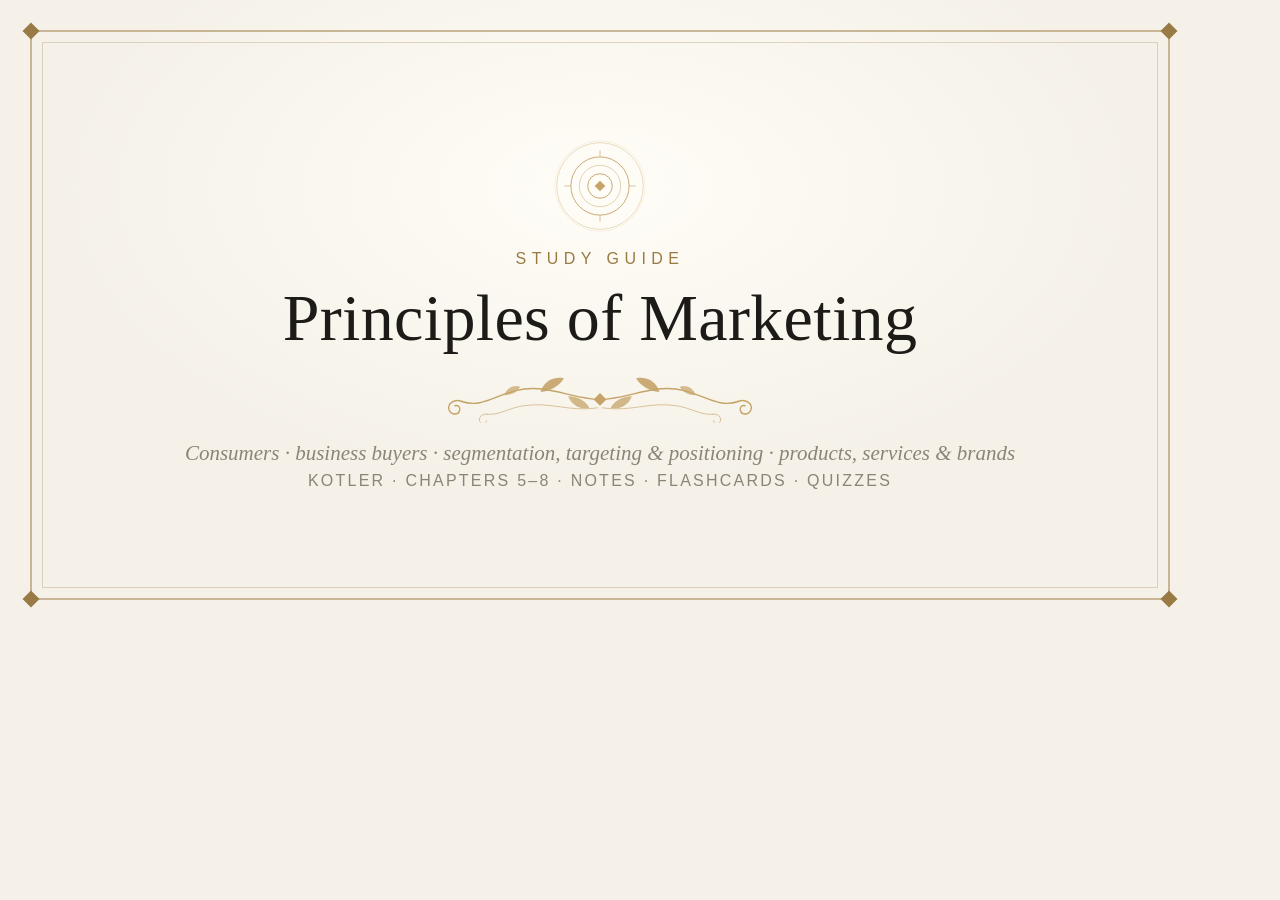
<file: src/preview.html>
<!doctype html>
<html lang="en">
<head>
<meta charset="utf-8">
<title>Marketing artwork</title>
<style>
:root{--bg:#f5f1e8;--surface:#fffdf7;--ink:#1d1b17;--muted:#8c8475;--gold:#9a7a44;--gold-soft:#c6a469;
  --serif:"Palatino Linotype","Book Antiqua",Palatino,Cambria,"Times New Roman",serif;
  --sans:Optima,Candara,"Segoe UI",-apple-system,"Helvetica Neue",Arial,sans-serif}
html,body{margin:0;height:100%}
body{font-family:var(--serif);color:var(--ink);background:var(--bg);-webkit-font-smoothing:antialiased;overflow:hidden}
.page{position:relative;width:1200px;height:630px;background:var(--bg);background-image:radial-gradient(760px 420px at 50% 30%,#fffdf7 0%,rgba(255,253,247,0) 72%)}
.frame{position:absolute;inset:30px;border:2px solid rgba(154,122,68,.5)}
.frame::before{content:"";position:absolute;inset:10px;border:1px solid rgba(154,122,68,.28)}
.frame .dm{position:absolute;width:12px;height:12px;background:var(--gold);transform:rotate(45deg)}
.frame .dm.tl{left:-7px;top:-7px}.frame .dm.tr{right:-7px;top:-7px}.frame .dm.bl{left:-7px;bottom:-7px}.frame .dm.br{right:-7px;bottom:-7px}
.inner{position:absolute;inset:0;display:flex;flex-direction:column;align-items:center;justify-content:center;text-align:center;padding:0 80px}
.emblem{width:92px;height:92px;color:var(--gold-soft);margin-bottom:18px}
.eyebrow{font-family:var(--sans);font-size:16px;letter-spacing:.34em;text-transform:uppercase;color:var(--gold);margin:0 0 14px}
h1{font-weight:400;font-size:66px;line-height:1.08;margin:0;letter-spacing:.005em}
.orn{color:var(--gold-soft);width:340px;height:auto;margin:22px auto 0;display:block}
.sub{margin:18px 0 0;color:var(--muted);font-style:italic;font-size:21px}
.sub2{margin:6px 0 0;color:var(--muted);font-size:16px;font-family:var(--sans);letter-spacing:.14em;text-transform:uppercase}
body.icon .page{width:512px;height:512px;background-image:radial-gradient(360px 300px at 50% 36%,#fffdf7 0%,rgba(255,253,247,0) 72%)}
body.icon .frame{inset:24px}
body.icon .emblem{width:280px;height:280px;margin:0 0 10px}
body.icon .eyebrow,body.icon h1,body.icon .orn,body.icon .sub,body.icon .sub2{display:none}
.short{display:none}
body.icon .short{display:block;font-family:var(--sans);font-size:26px;letter-spacing:.34em;text-transform:uppercase;color:var(--gold);margin:0 0 0 .34em}
</style>
</head>
<body>
<svg width="0" height="0" style="position:absolute" aria-hidden="true">
  <symbol id="flourish" viewBox="0 0 320 44">
    <g id="flh" fill="none" stroke="currentColor" stroke-width="1.3" stroke-linecap="round">
      <path d="M160 22 C132 22 110 6 80 14 C60 19 48 30 30 24"/>
      <path d="M30 24 c-7-3-14 2-12 8 c2 5 9 5 10 0 c0.6-3-2-5-4.5-4"/>
      <path d="M158 30 C130 34 114 24 88 28 C74 30 66 37 54 36" stroke-width=".8" opacity=".75"/>
      <path d="M54 36 c-5-1-9 3-7 7 c2 3 6 2 6-1" stroke-width=".8" opacity=".75"/>
      <path d="M104 15 c3-10 12-15 22-13 c-4 7-12 12-22 13z" fill="currentColor" stroke="none" opacity=".9"/>
      <path d="M130 19 c3 8 11 13 20 11 c-3-6-10-11-20-11z" fill="currentColor" stroke="none" opacity=".75"/>
      <path d="M70 18 c2-7 9-10 15-8 c-3 5-8 8-15 8z" fill="currentColor" stroke="none" opacity=".7"/>
    </g>
    <use href="#flh" transform="matrix(-1 0 0 1 320 0)"/>
    <path d="M160 16 l6 6-6 6-6-6z" fill="currentColor"/>
  </symbol>
  <symbol id="emblem" viewBox="0 0 120 120">
    <circle cx="60" cy="60" r="56.5" fill="none" stroke="currentColor" stroke-width=".9" opacity=".55"/>
    <circle cx="60" cy="60" r="59" fill="none" stroke="currentColor" stroke-width=".5" opacity=".35"/>
    <circle cx="60" cy="60" r="38" fill="none" stroke="currentColor" stroke-width="1.2"/>
    <circle cx="60" cy="60" r="27" fill="none" stroke="currentColor" stroke-width=".8" opacity=".75"/>
    <circle cx="60" cy="60" r="16" fill="none" stroke="currentColor" stroke-width="1.2"/>
    <g stroke="currentColor" stroke-width="1" stroke-linecap="round" opacity=".8"><path d="M60 14v7M60 99v7M14 60h7M99 60h7"/></g>
    <path d="M60 53 l7 7-7 7-7-7z" fill="currentColor"/>
  </symbol>
</svg>
<div class="page">
  <div class="frame"><span class="dm tl"></span><span class="dm tr"></span><span class="dm bl"></span><span class="dm br"></span></div>
  <div class="inner">
    <svg class="emblem" viewBox="0 0 120 120"><use href="#emblem"/></svg>
    <p class="short">POM</p>
    <p class="eyebrow">Study Guide</p>
    <h1>Principles of Marketing</h1>
    <svg class="orn" viewBox="0 0 320 44"><use href="#flourish"/></svg>
    <p class="sub">Consumers &middot; business buyers &middot; segmentation, targeting &amp; positioning &middot; products, services &amp; brands</p>
    <p class="sub2">Kotler &middot; chapters 5&ndash;8 &middot; notes &middot; flashcards &middot; quizzes</p>
  </div>
</div>
<script>if(/icon/.test(location.search)) document.body.className = "icon";</script>
</body>
</html>
</file>
